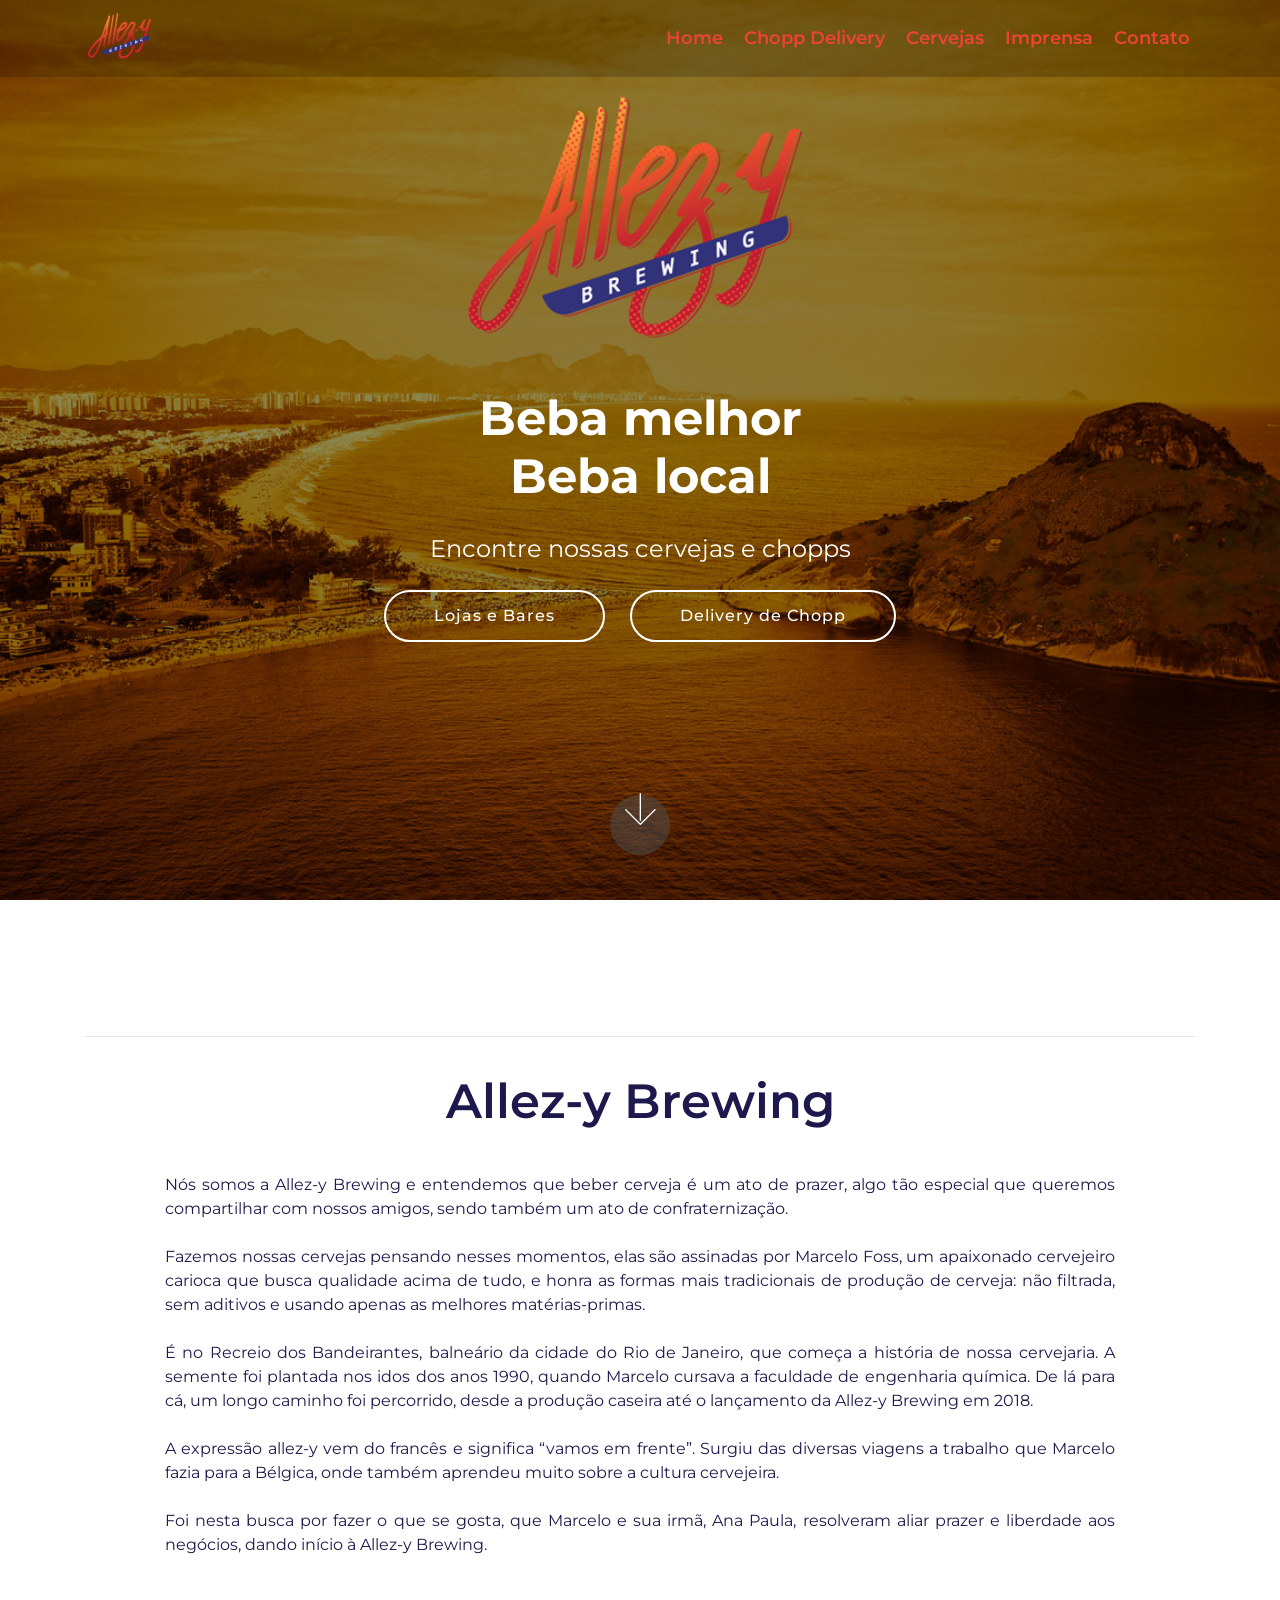
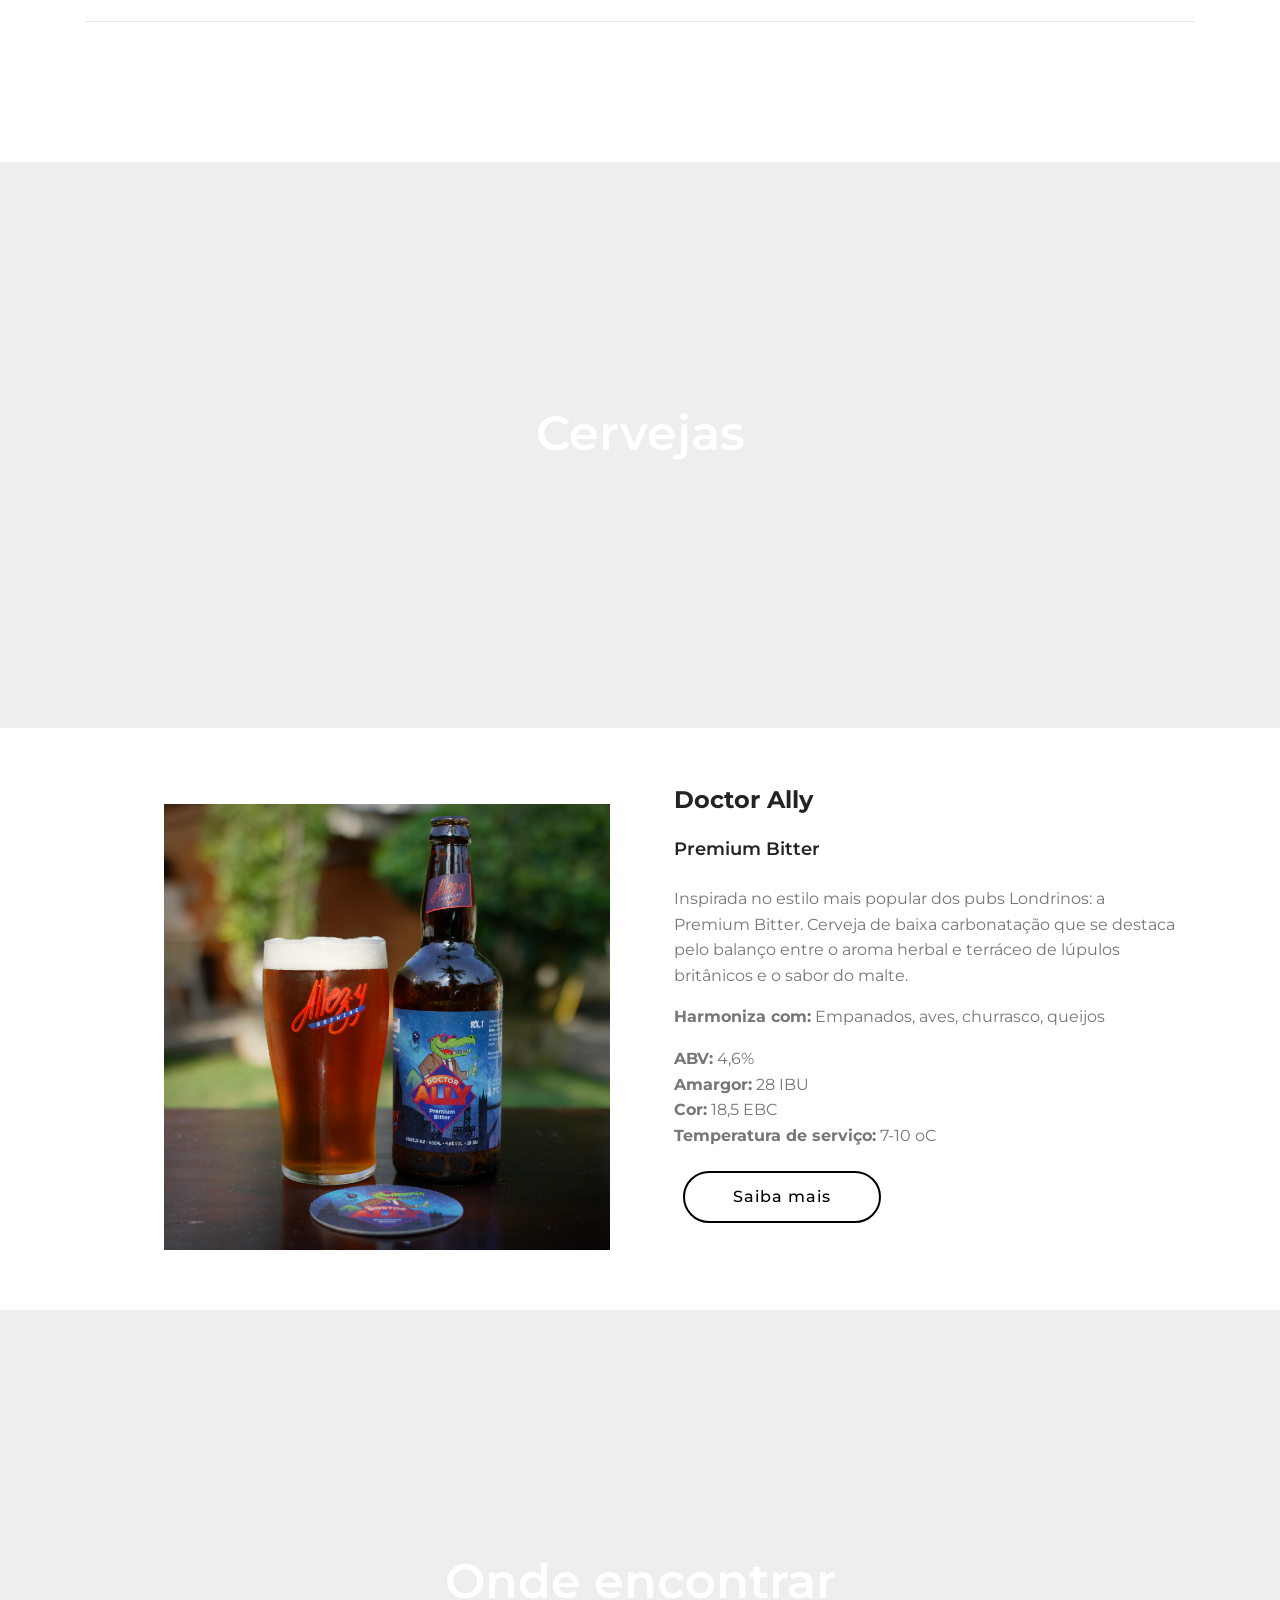
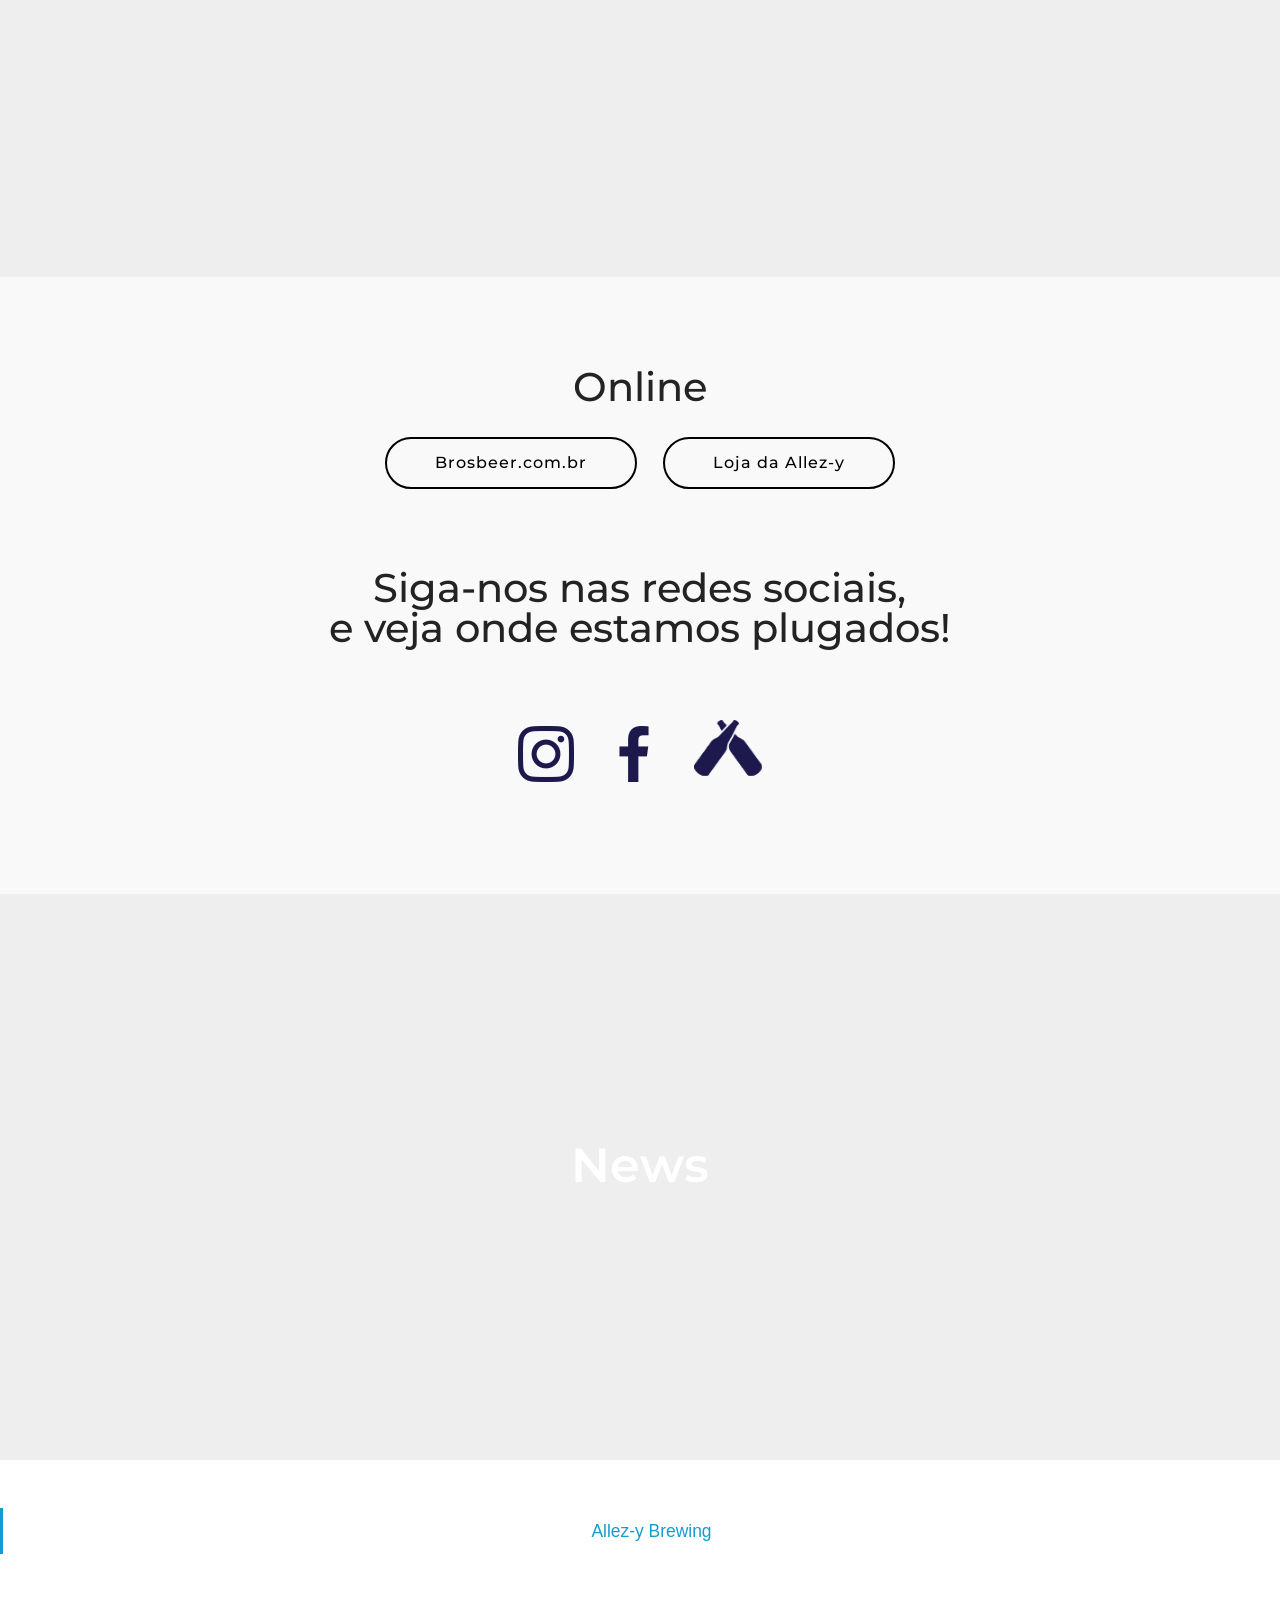
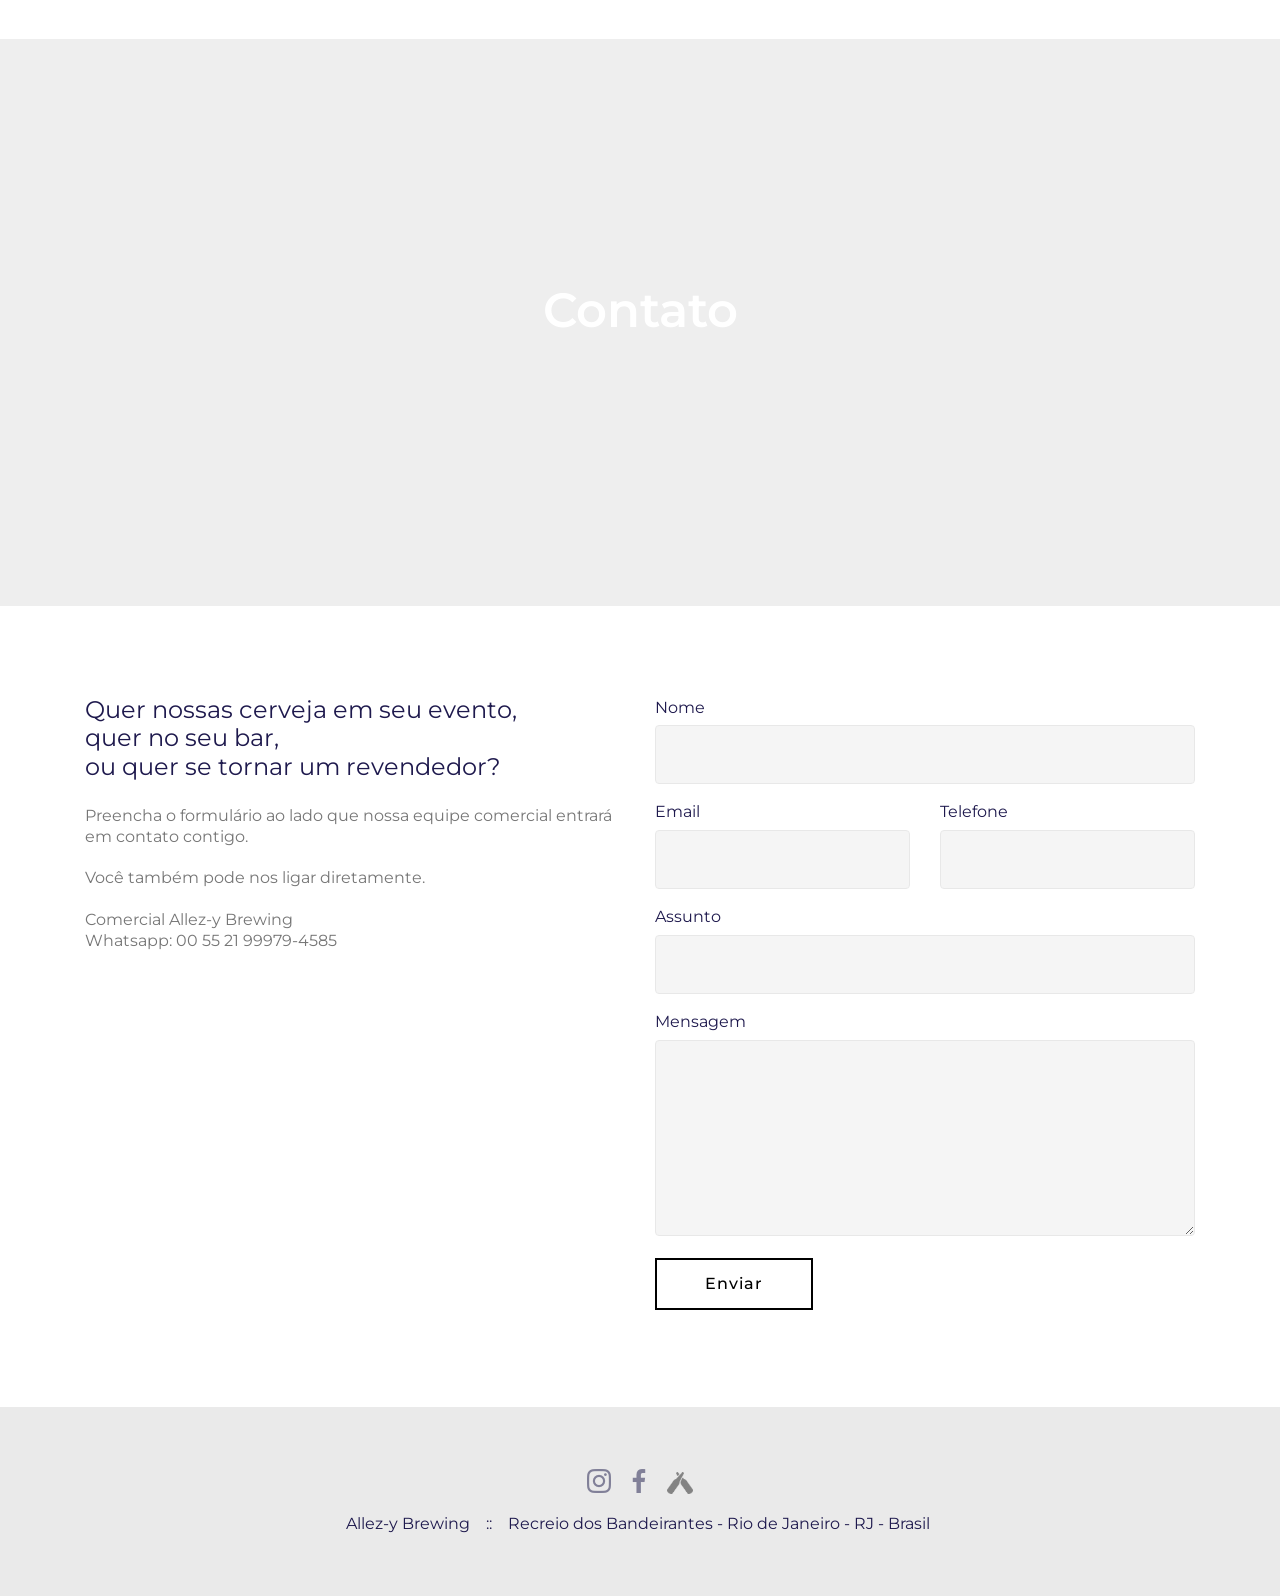
<file: index.html>
<!DOCTYPE html>
<html >
<head>
  <!-- Global site tag (gtag.js) - Google Analytics -->
  <script async src="https://www.googletagmanager.com/gtag/js?id=UA-120277476-1"></script>
  <script>
    window.dataLayer = window.dataLayer || [];
    function gtag(){dataLayer.push(arguments);}
    gtag('js', new Date());

    gtag('config', 'UA-120277476-1');
  </script>

  <meta charset="UTF-8">
  <meta http-equiv="X-UA-Compatible" content="IE=edge">
  <meta name="viewport" content="width=device-width, initial-scale=1, minimum-scale=1">
  <link rel="shortcut icon" href="assets/images/logo_base_2.png" type="image/x-icon">
  <meta name="description" content="">
  <title>Allez-y Brewing</title>
  <link rel="stylesheet" href="assets/web/assets/mobirise-icons/mobirise-icons.css">
  <link rel="stylesheet" href="assets/tether/tether.min.css">
  <link rel="stylesheet" href="assets/bootstrap/css/bootstrap.min.css">
  <link rel="stylesheet" href="assets/bootstrap/css/bootstrap-grid.min.css">
  <link rel="stylesheet" href="assets/bootstrap/css/bootstrap-reboot.min.css">
  <link rel="stylesheet" href="assets/dropdown/css/style.css">
  <link rel="stylesheet" href="assets/socicon/css/styles.css">
  <link rel="stylesheet" href="https://netdna.bootstrapcdn.com/font-awesome/4.0.3/css/font-awesome.css">
  <link rel="stylesheet" href="assets/social-feed-plugin/jquery.socialfeed.css">
  <link rel="stylesheet" href="assets/social-feed-plugin/style.css">
  <link rel="stylesheet" href="assets/theme/css/style.css">
  <link rel="stylesheet" href="assets/gallery/style.css">
  <link rel="stylesheet" href="assets/mobirise/css/mbr-additional.css" type="text/css">

  <!-- Facebook Pixel Code -->
<script>
  !function(f,b,e,v,n,t,s)
  {if(f.fbq)return;n=f.fbq=function(){n.callMethod?
  n.callMethod.apply(n,arguments):n.queue.push(arguments)};
  if(!f._fbq)f._fbq=n;n.push=n;n.loaded=!0;n.version='2.0';
  n.queue=[];t=b.createElement(e);t.async=!0;
  t.src=v;s=b.getElementsByTagName(e)[0];
  s.parentNode.insertBefore(t,s)}(window, document,'script',
  'https://connect.facebook.net/en_US/fbevents.js');
  fbq('init', '195789444621171');
  fbq('track', 'PageView');
</script>
<noscript><img height="1" width="1" style="display:none"
  src="https://www.facebook.com/tr?id=195789444621171&ev=PageView&noscript=1"
/></noscript>
<!-- End Facebook Pixel Code -->

</head>
<body>
  <div id="fb-root"></div>
<script>(function(d, s, id) {
  var js, fjs = d.getElementsByTagName(s)[0];
  if (d.getElementById(id)) return;
  js = d.createElement(s); js.id = id;
  js.src = 'https://connect.facebook.net/pt_BR/sdk.js#xfbml=1&version=v2.12&appId=361621337666534&autoLogAppEvents=1';
  fjs.parentNode.insertBefore(js, fjs);
}(document, 'script', 'facebook-jssdk'));</script>

<!-- Menu -->
<div w3-include-html="menu.html"></div>

<!-- Intro -->
<section class="cid-pagina-inicial-texto cid-img1 mbr-fullscreen mbr-parallax-background" id="header2-f">
    <div class="container align-center">
        <div class="row justify-content-md-center">
            <div class="mbr-white col-md-10">
                <!--img src="assets/images/logo_base.png" alt="Allez-Y Brewing" title="" style="height: 15rem;"-->

                <h3 class="mbr-section-title pb-3 mbr-fonts-style frontpage-font">
                    &nbsp;<br><br>
                </h3>
                <h3 class="mbr-section-title pb-3 mbr-fonts-style frontpage-font">
                    Beba melhor<br>
                    Beba local
                </h3>

                <p class="lead mbr-text mbr-fonts-style display-5">
                  Encontre nossas cervejas e chopps
                </p>

                <div class="mbr-section-btn " buttons="0">
                  <a class="btn  btn-white-outline display-4" href="index.html#onde-encontrar">
                    Lojas e Bares
                  </a>
                  <a class="btn  btn-white-outline display-4" href="chopp-delivery.html">
                    Delivery de Chopp
                  </a>
                  <!--
                  <a class="btn  btn-white-outline display-4" href="https://loja.allezybrewing.com.br" target="_blank">
                    Loja da Allez-y
                  </a>
                -->
                </div>

            </div>
        </div>
    </div>
    <div class="mbr-arrow hidden-sm-down" aria-hidden="true">
        <a href="#next">
            <i class="mbri-down mbr-iconfont"></i>
        </a>
    </div>
</section>



<!-- Quem somos -->
<section class="mbr-section content4 cid-quem-somos mbr-navy" id="content4-18">
    <div class="container">
        <hr>
        <br>
        <div class="media-container-row">
            <div class="title col-12 col-md-8">
                <h2 class="align-center pb-3 mbr-fonts-style display-2">
                    Allez-y Brewing
                </h2>
            </div>
        </div>
        <div class="inner-container" style="width: 100%;">
            <div class="section-text align-center mbr-fonts-style display-7 text-justify">
              <br>
              <div>
                Nós somos a Allez-y Brewing e entendemos que beber cerveja é um ato de prazer,
                algo tão especial que queremos compartilhar com nossos amigos,
                sendo também um ato de confraternização. <br>
                <br>
                Fazemos nossas cervejas pensando nesses momentos, elas são assinadas por Marcelo Foss,
                um apaixonado cervejeiro carioca que busca qualidade acima de tudo,
                e honra as formas mais tradicionais de produção de cerveja: não filtrada,
                sem aditivos e usando apenas as melhores matérias-primas. <br>
                <br>
                É no Recreio dos Bandeirantes, balneário da cidade do Rio de Janeiro,
                que começa a história de nossa cervejaria. A semente foi plantada nos idos dos anos 1990,
                quando Marcelo cursava a faculdade de engenharia química.
                De lá para cá, um longo caminho foi percorrido,
                desde a produção caseira até o lançamento da Allez-y Brewing em 2018.<br>
                <br>
                A expressão allez-y vem do francês e significa “vamos em frente”.
                Surgiu das diversas viagens a trabalho que Marcelo fazia para a Bélgica,
                onde também aprendeu muito sobre a cultura cervejeira. <br>
                <br>
                Foi nesta busca por fazer o que se gosta, que Marcelo e sua irmã,
                Ana Paula, resolveram aliar prazer e liberdade aos negócios,
                dando início à Allez-y Brewing.
              </div>
              <br>
            </div>
        </div>
        <br>
        <hr>
        <br>
    </div>
</section>


<!-- Nossas cervejas -->
<section class="mbr-section content5 cid-cervejas-header mbr-parallax-background" id="content5-16">
    <div class="container">
        <div class="media-container-row">
            <div class="title col-12 col-md-8">
                <h3 class="mbr-section-subtitle align-center mbr-light mbr-white pb-3 mbr-fonts-style display-2">
                    Cervejas
                </h3>
            </div>
        </div>
    </div>
</section>

<section class="mbr-section content6 cid-cervejas" id="content6-1m">
    <div class="container">
        <div class="media-container-row align-items-start">
            <div class="col-12 col-md-12">
                <div class="media-container-row align-items-start">
                    <div class="mbr-figure" style="width: 100%;">
                      <img src="assets/images/doctor_ally_3302.jpg" alt="Doctor Ally">
                    </div>
                    <div class="media-content">
                        <div class="mbr-section-text">
                            <p class="mbr-text mb-0 mbr-fonts-style display-7">
                              <h4 class="card-title pb-3 mbr-fonts-style display-5">
                                  <strong>Doctor Ally</strong>
                              </h4>
                              <h4 class="card-title pb-3 mbr-fonts-style display-6">
                                  Premium Bitter
                              </h4>
                              <p class="mbr-text mbr-fonts-style display-7">
                                Inspirada no estilo mais popular dos pubs Londrinos: a Premium Bitter.
                                Cerveja de baixa carbonatação que se destaca pelo balanço entre o aroma herbal e
                                terráceo de lúpulos britânicos e o sabor do malte.
                              </p>
                              <p class="mbr-text mbr-fonts-style display-7">
                                <b>Harmoniza com:</b> Empanados, aves, churrasco, queijos
                              </p>
                              <p class="mbr-text mbr-fonts-style display-7">
                                <b>ABV:</b> 4,6% <br>
                                <b>Amargor:</b> 28 IBU <br>
                                <b>Cor:</b> 18,5 EBC <br>
                                <b>Temperatura de serviço:</b> 7-10 oC <br>
                              </p>
                            </p>
                            <div class="section-text align-left display-7 ">
                              <div class="mbr-section-btn " buttons="0">
                                <a class="btn  btn-black-outline display-4" href="brews.html">
                                  Saiba mais
                                </a>
                              </div>
                            </div>
                        </div>
                    </div>
                </div>
            </div>
        </div>
    </div>
</section>


<!-- ONDE ENCONTRAR -->
<section class="mbr-section content5 cid-encontrar-header mbr-parallax-background" id="onde-encontrar">
    <div class="container">
        <div class="media-container-row">
            <div class="title col-12 col-md-8">
                <h3 class="mbr-section-subtitle align-center mbr-light mbr-white pb-3 mbr-fonts-style display-2">
                    Onde encontrar</h3>
            </div>
        </div>
    </div>
</section>

<section class="features4 cid-encontrar-texto" id="features4-r">
  <div class="media-container-row">
      <div class="title col-12 col-md-8 justify-content-md-center">
          <h2 class="align-center pb-3 mbr-fonts-style display-3">
            Online
          </h2>
          <div class="section-text align-center display-7 ">
            <div class="mbr-section-btn " buttons="0">
              <a class="btn  btn-black-outline display-4" href="https://www.brosbeer.com.br/cariocas/cerveja-allez-y-doctor-ally-500ml.html"  target="_blank">
                Brosbeer.com.br
              </a>
              <a class="btn  btn-black-outline display-4" href="https://loja.allezybrewing.com.br" target="_blank">
                Loja da Allez-y
              </a>
            </div>
            <br>
            <!--
            <br>
            <h2 class="align-center pb-3 mbr-fonts-style display-3">
              Lojas Parceiras
            </h2>
            <br>
            <div class="mbr-gallery  mbr-gallery-row">
              <div class="mbr-gallery-layout-default">
                <div class="mbr-gallery-item mbr-gallery-item--p1" data-video-url="false" data-tags="Responsive">
                    <img src="assets/images/parceiros/apreciatti_logo.png" alt="">
                </div>
                <div class="mbr-gallery-item mbr-gallery-item--p1" data-video-url="false" data-tags="Creative">
                    <img src="assets/images/parceiros/bento.jpg" alt="">
                </div>
                <div class="mbr-gallery-item mbr-gallery-item--p1" data-video-url="false" data-tags="Creative">
                    <img src="assets/images/parceiros/beer_underground_logo.jpg" alt="">
                </div>
                <div class="mbr-gallery-item mbr-gallery-item--p1" data-video-url="false" data-tags="Creative">
                    <img src="assets/images/parceiros/beer_cult_logo.jpg" alt="">
                </div>

                    <div class="mbr-gallery-item mbr-gallery-item--p1" data-video-url="false" data-tags="Awesome">
                        <img src="assets/images/parceiros/birra.jpg" alt="">
                    </div>
                    <div class="mbr-gallery-item mbr-gallery-item--p1" data-video-url="false" data-tags="Awesome">
                        <img src="assets/images/parceiros/bouzas_logo.jpg" alt="">
                    </div>
                    <div class="mbr-gallery-item mbr-gallery-item--p1" data-video-url="false" data-tags="Creative">
                        <img src="assets/images/parceiros/santa_therezinha_logo.jpeg" alt="">
                    </div>
                    <div class="mbr-gallery-item mbr-gallery-item--p1" data-video-url="false" data-tags="Creative">
                        <img src="assets/images/parceiros/YEASTERIA-MARCA-MED.png" alt="">
                    </div>
              </div>
            </div>
            -->
            <br>
            <br>
            <h2 class="align-center pb-3 mbr-fonts-style display-3">
              Siga-nos nas redes sociais, <br> e veja onde estamos plugados!
            </h2>
            <br>
            <br>
            <div>
                <a href="https://www.instagram.com/allezybrewing" target="_blank">
                    <span class="socicon-instagram mbr-iconfont-social2"></span>
                </a>
                &nbsp;&nbsp;&nbsp;&nbsp;&nbsp;&nbsp;
                <a href="https://www.facebook.com/allezybrewing" target="_blank">
                    <span class="socicon-facebook mbr-iconfont-social2"></span>
                </a>
                &nbsp;&nbsp;&nbsp;&nbsp;&nbsp;&nbsp;
                <a href="https://www.untappd.com/" class="unttapd" target="_blank">
                    <img src="assets/images/untappd-icon-blue.svg.med.png" class="image2" alt="Untappd" title="" style="height:3.5rem; vertical-align:top; ">
                    <span class="socicon  mbr-iconfont-social2">
                    </span>
                </a>
            </div>
          </div>
      </div>

  </div>

<!--
    <div class="container">
        <div class="media-container-row">
            <div class="card p-3 col-12 col-md-6">
                <div class="card-wrapper media-container-row media-container-row">
                    <div class="card-box">
                        <h4 class="card-title pb-3 mbr-fonts-style display-7">
                            Chopp<br></h4>
                        <p class="mbr-text mbr-fonts-style display-7">

                        </p>
                    </div>
                </div>
            </div>
            <div class="card p-3 col-12 col-md-6 col-12 col-md-6">
                <div class="card-wrapper media-container-row">
                    <div class="card-box">
                        <h4 class="card-title pb-3 mbr-fonts-style display-7">
                          Garrafa
                        </h4>
                        <p class="mbr-text mbr-fonts-style display-7">

                        </p>
                    </div>
                </div>
            </div>
        </div>
    </div>
    -->
</section>

<!-- NEWS -->
<section class="mbr-section content5 cid-news-header mbr-parallax-background" id="content5-news">
    <div class="container">
        <div class="media-container-row">
            <div class="title col-12 col-md-8">
                <h3 class="mbr-section-subtitle align-center mbr-light mbr-white pb-3 mbr-fonts-style display-2">
                  News
                </h3>
            </div>
        </div>
    </div>
</section>
<section class="mbr-social-feed loading" id="feed-1g" data-facebook="allezybrewing" data-twitter="" data-google="" data-posts="3" data-youtube="" data-rv-view="118" style="background-color: rgb(255, 255, 255); padding-top: 0px; padding-bottom: 0px;">
  &nbsp;<br>&nbsp;
      <!--
      <script src="https://cdn.lightwidget.com/widgets/lightwidget.js"></script>
      <iframe src="//lightwidget.com/widgets/6fe4960979e75466a2196fc439e00b63.html"
              scrolling="no"
              allowtransparency="true"
              class="lightwidget-widget"
              style="width:90%;border:0;overflow:hidden;margin:0px;">
      </iframe>
    -->
    <div class="fb-page"
        data-href="https://www.facebook.com/allezybrewing/"
        data-tabs="timeline"
        data-width="900"
        data-height="1100"
        data-small-header="true"
        data-adapt-container-width="true"
        data-hide-cover="true"
        data-show-facepile="false">
      <blockquote cite="https://www.facebook.com/allezybrewing/" class="fb-xfbml-parse-ignore">
        <a href="https://www.facebook.com/allezybrewing/">Allez-y Brewing</a>
      </blockquote>
    </div>
    <!--img class="social-feed-container-loading" alt="" src="assets/images/loading.svg">
    <div class="social-feed-container">
    </div-->

  &nbsp;<br>&nbsp;
</section>


<!-- Contato -->
<section class="mbr-section content5 cid-contato-header mbr-parallax-background" id="content5-w">
    <div class="container">
        <div class="media-container-row">
            <div class="title col-12 col-md-8">
                <h3 class="mbr-section-subtitle align-center mbr-light mbr-white pb-3 mbr-fonts-style display-2">
                    Contato
                </h3>
            </div>
        </div>
    </div>
</section>
<section class="mbr-section form1 cid-contato mbr-navy" id="form1-x">
    <div class="container">
       <div class="row">
          <div class="col-md-6">
            <h2 class="mbr-section-title align-left pb-3 mbr-fonts-style display-5">
              Quer nossas cerveja em seu evento, <br>
              quer no seu bar, <br>
              ou quer se tornar um revendedor?
            </h2>
            <h3 class="mbr-section-subtitle align-left mbr-light pb-3 mbr-fonts-style display-4">
              <div>
                Preencha o formulário ao lado que nossa equipe comercial entrará em contato contigo.
              </div>
              <br>
              <div>
                Você também pode nos ligar diretamente.
              </div>
              <br>
              <div>
                Comercial Allez-y Brewing
              </div>
              <div>
                Whatsapp: 00 55 21 99979-4585
              </div>
              <div>
                <br>
              </div>
            </h3>

          </div>


          <div class="col-md-6">
            <div class="media-container-column" data-form-type="formoid">
                    <div data-form-alert="" hidden="">Obrigado!</div>

                    <form class="mbr-form" action="mail.php" method="post" id="contato-form">

                        <div class="row row-sm-offset">
                            <div class="col-md-12 multi-horizontal" data-for="name">
                                <div class="form-group">
                                    <label class="form-control-label mbr-fonts-style display-7" for="name-form1-x">Nome</label>
                                    <input type="text" class="form-control" name="nome" data-form-field="Nome" required="" id="name-form1-x">
                                </div>
                            </div>
                            <div class="col-md-6 multi-horizontal" data-for="email">
                                <div class="form-group">
                                    <label class="form-control-label mbr-fonts-style display-7" for="email-form1-x">Email</label>
                                    <input type="email" class="form-control" name="email" data-form-field="Email" required="" id="email-form1-x">
                                </div>
                            </div>
                            <div class="col-md-6 multi-horizontal" data-for="telefone">
                                <div class="form-group">
                                    <label class="form-control-label mbr-fonts-style display-7" for="phone-form1-x">Telefone</label>
                                    <input type="tel" class="form-control" name="telefone" data-form-field="Telefone" id="phone-form1-x">
                                </div>
                            </div>
                            <div class="col-md-12 multi-horizontal" data-for="assunto">
                                <div class="form-group">
                                    <label class="form-control-label mbr-fonts-style display-7" for="assunto-form1-x">Assunto</label>
                                    <input type="text" class="form-control" name="assunto" data-form-field="Assunto" required="" id="assunto-form1-x">
                                </div>
                            </div>
                        </div>
                        <div class="form-group" data-for="mensagem">
                            <label class="form-control-label mbr-fonts-style display-7" for="message-form1-x">Mensagem</label>
                            <textarea type="text" class="form-control" name="mensagem" rows="7" data-form-field="Mensagem" required="" id="message-form1-x"></textarea>
                        </div>

                          <input type="submit" class="btn btn-form btn-black-outline display-4" value="Enviar">
                          &nbsp;&nbsp;
                    </form>
            </div>
          </div>
       </div>
    </div>

</section>


<!-- FOOTER -->
<div w3-include-html="footer.html"></div>



  <script src="assets/web/assets/jquery/jquery.min.js"></script>
  <script src="assets/popper/popper.min.js"></script>
  <script src="assets/tether/tether.min.js"></script>
  <script src="assets/bootstrap/js/bootstrap.min.js"></script>
  <script src="assets/smoothscroll/smooth-scroll.js"></script>
  <script src="assets/dropdown/js/script.min.js"></script>
  <script src="assets/touchswipe/jquery.touch-swipe.min.js"></script>
  <script src="assets/parallax/jarallax.min.js"></script>
  <script src="assets/ytplayer/jquery.mb.ytplayer.min.js"></script>
  <script src="assets/bootstrapcarouselswipe/bootstrap-carousel-swipe.js"></script>
  <script src="assets/mbr-tabs/mbr-tabs.js"></script>
  <script src="assets/vimeoplayer/jquery.mb.vimeo_player.js"></script>
  <script src="assets/masonry/masonry.pkgd.min.js"></script>
  <script src="assets/imagesloaded/imagesloaded.pkgd.min.js"></script>
  <script src="assets/social-feed-plugin/codebird.min.js"></script>
  <script src="assets/social-feed-plugin/moment.js"></script>
  <script src="assets/social-feed-plugin/en-gb.js"></script>
  <script src="assets/social-feed-plugin/doT.js"></script>
  <script src="assets/social-feed-plugin/jquery.socialfeed.js"></script>
  <script src="assets/social-feed-plugin/main.js"></script>
  <script src="assets/theme/js/script.js"></script>
  <script src="assets/slidervideo/script.js"></script>
  <script src="assets/gallery/player.min.js"></script>
  <script src="assets/gallery/script.js"></script>
  <script src="assets/formoid/formoid.min.js"></script>
  <script src="assets/theme/js/main.js"></script>
  <script src="assets/js/include.js"></script>

  <!-- HTML Include script -->
  <script>
  includeHTML();
  </script>
  <!-- end HTML Include script -->



</body>
</html>
</file>
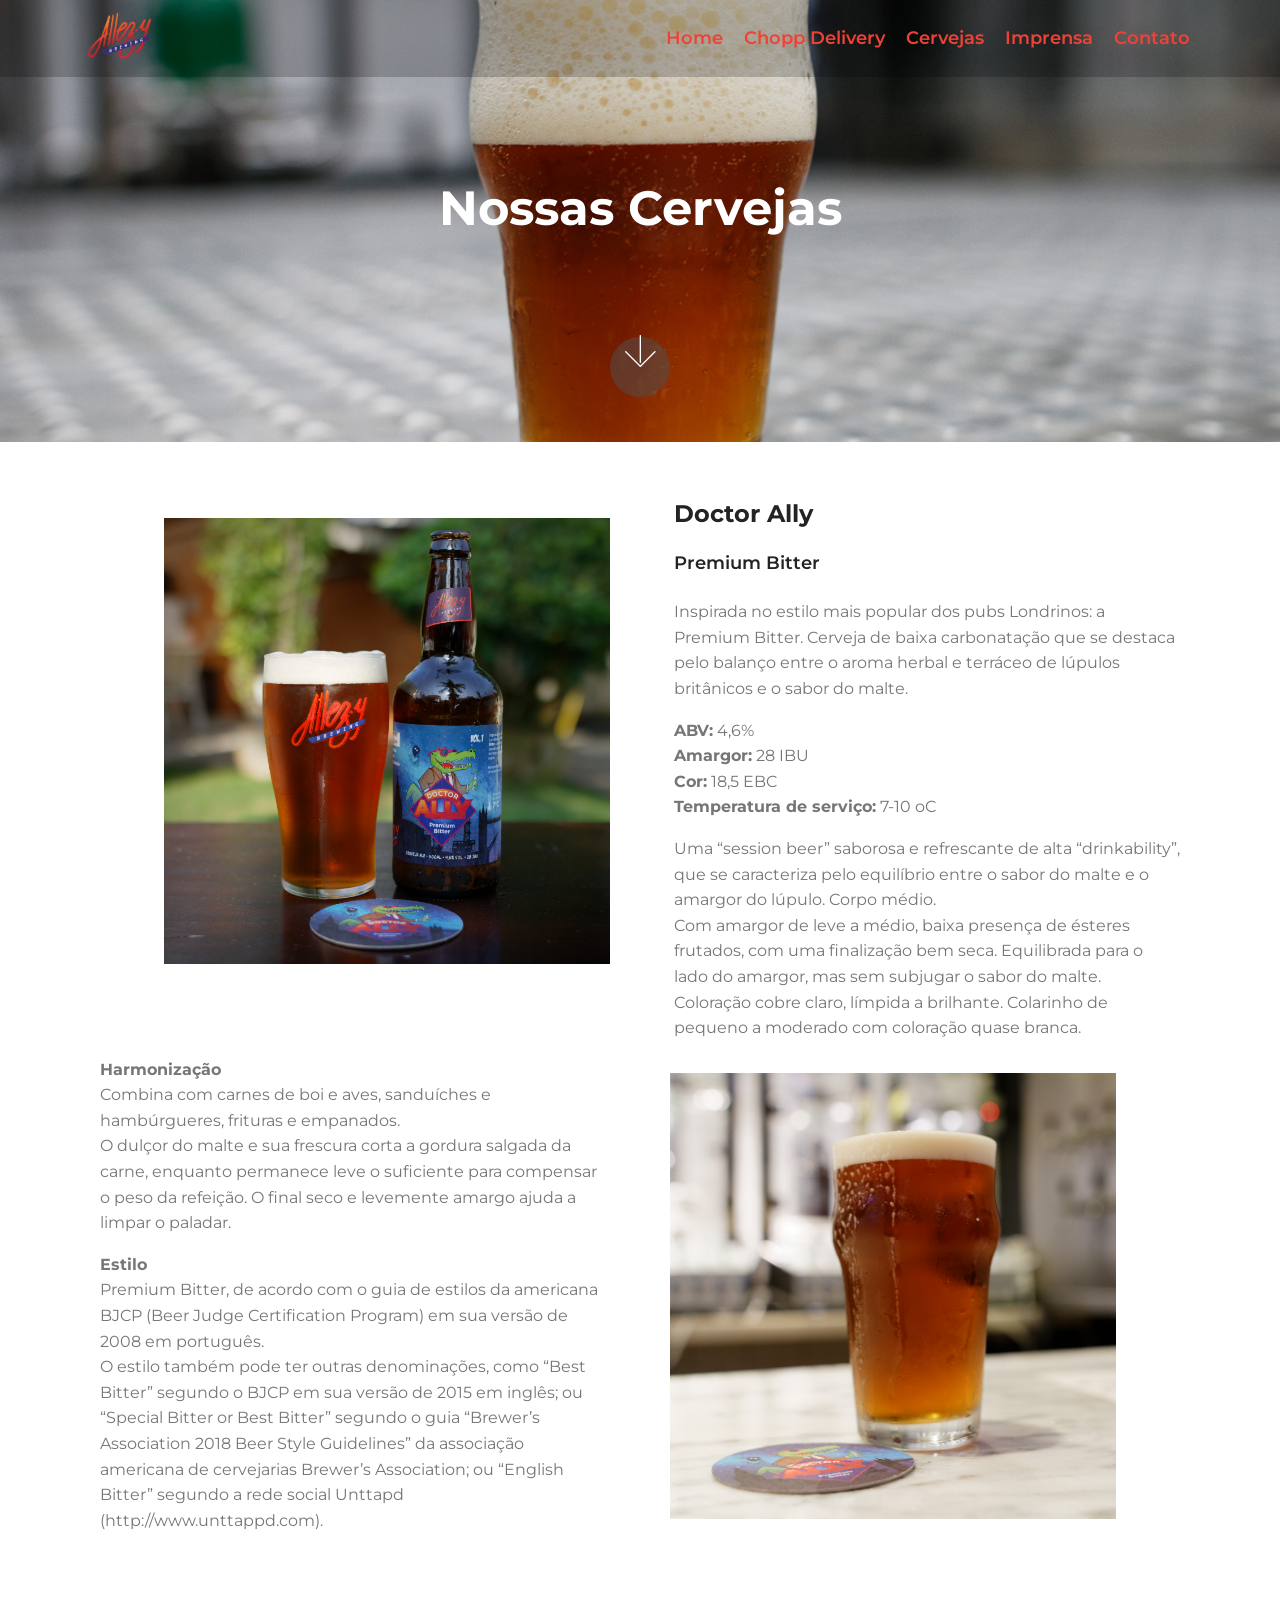
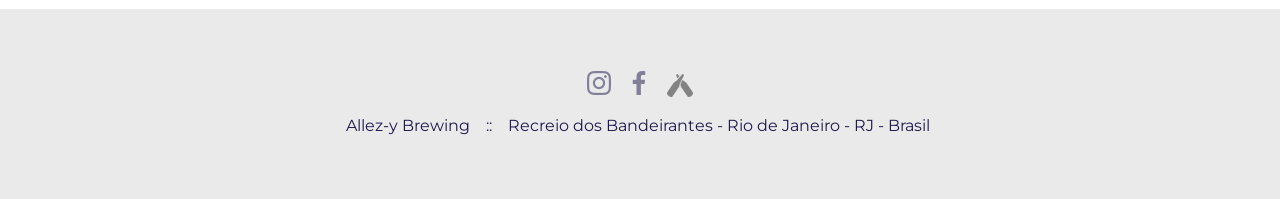
<file: brews.html>
<!DOCTYPE html>
<html >
<head>
  <!-- Global site tag (gtag.js) - Google Analytics -->
  <script async src="https://www.googletagmanager.com/gtag/js?id=UA-120277476-1"></script>
  <script>
    window.dataLayer = window.dataLayer || [];
    function gtag(){dataLayer.push(arguments);}
    gtag('js', new Date());

    gtag('config', 'UA-120277476-1');
  </script>

  <meta charset="UTF-8">
  <meta http-equiv="X-UA-Compatible" content="IE=edge">
  <meta name="viewport" content="width=device-width, initial-scale=1, minimum-scale=1">
  <link rel="shortcut icon" href="assets/images/logo_base_2.png" type="image/x-icon">
  <meta name="description" content="">
  <title>Allez-y Brewing</title>
  <link rel="stylesheet" href="assets/web/assets/mobirise-icons/mobirise-icons.css">
  <link rel="stylesheet" href="assets/tether/tether.min.css">
  <link rel="stylesheet" href="assets/bootstrap/css/bootstrap.min.css">
  <link rel="stylesheet" href="assets/bootstrap/css/bootstrap-grid.min.css">
  <link rel="stylesheet" href="assets/bootstrap/css/bootstrap-reboot.min.css">
  <link rel="stylesheet" href="assets/dropdown/css/style.css">
  <link rel="stylesheet" href="assets/socicon/css/styles.css">
  <link rel="stylesheet" href="https://netdna.bootstrapcdn.com/font-awesome/4.0.3/css/font-awesome.css">
  <link rel="stylesheet" href="assets/social-feed-plugin/jquery.socialfeed.css">
  <link rel="stylesheet" href="assets/social-feed-plugin/style.css">
  <link rel="stylesheet" href="assets/theme/css/style.css">
  <link rel="stylesheet" href="assets/gallery/style.css">
  <link rel="stylesheet" href="assets/mobirise/css/mbr-additional.css" type="text/css">

  <!-- Facebook Pixel Code -->
<script>
  !function(f,b,e,v,n,t,s)
  {if(f.fbq)return;n=f.fbq=function(){n.callMethod?
  n.callMethod.apply(n,arguments):n.queue.push(arguments)};
  if(!f._fbq)f._fbq=n;n.push=n;n.loaded=!0;n.version='2.0';
  n.queue=[];t=b.createElement(e);t.async=!0;
  t.src=v;s=b.getElementsByTagName(e)[0];
  s.parentNode.insertBefore(t,s)}(window, document,'script',
  'https://connect.facebook.net/en_US/fbevents.js');
  fbq('init', '195789444621171');
  fbq('track', 'PageView');
</script>
<noscript><img height="1" width="1" style="display:none"
  src="https://www.facebook.com/tr?id=195789444621171&ev=PageView&noscript=1"
/></noscript>
<!-- End Facebook Pixel Code -->

</head>
<body>
  <div id="fb-root"></div>
<script>(function(d, s, id) {
  var js, fjs = d.getElementsByTagName(s)[0];
  if (d.getElementById(id)) return;
  js = d.createElement(s); js.id = id;
  js.src = 'https://connect.facebook.net/pt_BR/sdk.js#xfbml=1&version=v2.12&appId=361621337666534&autoLogAppEvents=1';
  fjs.parentNode.insertBefore(js, fjs);
}(document, 'script', 'facebook-jssdk'));</script>

<!-- Menu -->
<div w3-include-html="menu.html"></div>

<section class="cid-pagina-inicial-texto header1 cid-brews-intro" id="header2-f">
    <div class="container align-center">
        <div class="row justify-content-md-center">
            <div class="mbr-white col-md-10">
                <h3 class="mbr-section-title pb-3 mbr-fonts-style frontpage-font">
                    Nossas Cervejas
                </h3>
            </div>
        </div>
    </div>
    <div class="mbr-arrow hidden-sm-down" aria-hidden="true">
        <a href="#next">
            <i class="mbri-down mbr-iconfont"></i>
        </a>
    </div>
</section>

<section class="mbr-section content6 cid-cervejas" id="content6-1m">
    <div class="container">
        <div class="media-container-row align-items-start">
            <div class="col-12 col-md-12">
                <div class="media-container-row align-items-start">
                    <div class="mbr-figure" style="width: 100%;">
                      <img src="assets/images/doctor_ally_3302.jpg" alt="Doctor Ally">
                    </div>
                    <div class="media-content">
                        <div class="mbr-section-text">
                            <p class="mbr-text mb-0">
                              <h4 class="card-title pb-3 mbr-fonts-style display-5">
                                  <strong>Doctor Ally</strong>
                              </h4>
                              <h4 class="card-title pb-3 mbr-fonts-style display-6">
                                  Premium Bitter
                              </h4>
                              <p class="mbr-text mbr-fonts-style display-7">
                                Inspirada no estilo mais popular dos pubs Londrinos: a Premium Bitter.
                                Cerveja de baixa carbonatação que se destaca pelo balanço entre o aroma herbal e
                                terráceo de lúpulos britânicos e o sabor do malte.
                              </p>
                              <p class="mbr-text mbr-fonts-style display-7">
                                <b>ABV:</b> 4,6% <br>
                                <b>Amargor:</b> 28 IBU <br>
                                <b>Cor:</b> 18,5 EBC <br>
                                <b>Temperatura de serviço:</b> 7-10 oC <br>
                              </p>
                              <p class="mbr-text mbr-fonts-style display-7">
                                Uma “session beer” saborosa e refrescante de alta “drinkability”, que se caracteriza pelo equilíbrio entre o sabor do malte e o amargor do lúpulo. Corpo médio.<br>
                                Com amargor de leve a médio, baixa presença de ésteres frutados, com uma finalização bem seca. Equilibrada para o lado do amargor, mas sem subjugar o sabor do malte. <br>
                                Coloração cobre claro, límpida a brilhante. Colarinho de pequeno a moderado com coloração quase branca.
                              </p>
                            </p>
                        </div>
                    </div>
                </div>
            </div>
        </div>

        <div class="media-container-row align-items-start">
            <div class="col-12 col-md-12">
                <div class="media-container-row align-items-start">
                    <div class="media-content">
                        <div class="mbr-section-text">
                          <p class="mbr-text mb-0 mbr-fonts-style display-7">
                            <p class="mbr-text mbr-fonts-style display-7">
                              <b>Harmonização</b><br>
                              Combina com carnes de boi e aves, sanduíches e hambúrgueres, frituras e empanados.<br>
                              O dulçor do malte e sua frescura corta a gordura salgada da carne, enquanto permanece leve o suficiente para compensar o peso da refeição. O final seco e levemente amargo ajuda a limpar o paladar.
                            </p>
                            <p class="mbr-text mbr-fonts-style display-7">
                              <b>Estilo</b><br>
                              Premium Bitter, de acordo com o guia de estilos da americana BJCP (Beer Judge Certification Program) em sua versão de 2008 em português.<br>
                              O estilo também pode ter outras denominações, como “Best Bitter” segundo o BJCP em sua versão de 2015 em inglês; ou “Special Bitter or Best Bitter” segundo o guia “Brewer’s Association 2018 Beer Style Guidelines” da associação americana de cervejarias Brewer’s Association; ou “English Bitter” segundo a rede social Unttapd (http://www.unttappd.com).
                            </p>
                          </p>
                        </div>
                    </div>
                    <div class="mbr-figure" style="width: 100%;">
                      <img src="assets/images/IMG_3191_DxO.jpg" alt="Doctor Ally">
                    </div>
                </div>
            </div>
        </div>

        <!--

        <hr>
        &nbsp;
        <br>

        <div class="media-container-row">
            <div class="col-12 col-md-12">
                <div class="media-container-row">
                    <div class="mbr-figure" style="width: 100%;">
                      <img src="assets/images/blonde03.jpg" alt="Doctor Ally">
                    </div>
                    <div class="media-content">
                        <div class="mbr-section-text">
                            <p class="mbr-text mb-0 mbr-fonts-style display-7">
                              <h4 class="card-title pb-3 mbr-fonts-style display-5">
                                  <strong>Allyx</strong>
                              </h4>
                              <h4 class="card-title pb-3 mbr-fonts-style display-6">
                                  Belgium Blonde Ale
                              </h4>
                              <p class="mbr-text mbr-fonts-style display-7">
                                Depois de anos na ponte aérea Rio-Bruxelas, uma autêntica <i>biére de Abbaye</i> não podia estar ausente.
                                <br>
                                Cerveja que contrasta o sabor maltado,
                                com um leve frutado e toque picante originádos da complexidade de leveduras tipicamente belgas,
                                com um final seco.
                                <br>
                                Baixo amargor e aroma de lúpulo.

                              </p>
                              <p class="mbr-text mbr-fonts-style display-7">
                                <b>Harmoniza com:</b> Embutidos, carnes apimentadas, queijos, chocolate
                              </p>
                              <p class="mbr-text mbr-fonts-style display-7">
                                <b>ABV:</b> 6,0% <br>
                                <b>Amargor:</b> 17 IBU <br>
                                <b>Cor:</b> 15 EBC <br>
                                <b>Temperatura de serviço:</b> 8 oC <br>
                              </p>
                            </p>
                        </div>
                    </div>
                </div>
            </div>
        </div>
        -->
    </div>
</section>


<!-- FOOTER -->
<div w3-include-html="footer.html"></div>


  <script src="assets/web/assets/jquery/jquery.min.js"></script>
  <script src="assets/popper/popper.min.js"></script>
  <script src="assets/tether/tether.min.js"></script>
  <script src="assets/bootstrap/js/bootstrap.min.js"></script>
  <script src="assets/smoothscroll/smooth-scroll.js"></script>
  <script src="assets/dropdown/js/script.min.js"></script>
  <script src="assets/touchswipe/jquery.touch-swipe.min.js"></script>
  <script src="assets/parallax/jarallax.min.js"></script>
  <script src="assets/ytplayer/jquery.mb.ytplayer.min.js"></script>
  <script src="assets/bootstrapcarouselswipe/bootstrap-carousel-swipe.js"></script>
  <script src="assets/mbr-tabs/mbr-tabs.js"></script>
  <script src="assets/vimeoplayer/jquery.mb.vimeo_player.js"></script>
  <script src="assets/masonry/masonry.pkgd.min.js"></script>
  <script src="assets/imagesloaded/imagesloaded.pkgd.min.js"></script>
  <script src="assets/social-feed-plugin/codebird.min.js"></script>
  <script src="assets/social-feed-plugin/moment.js"></script>
  <script src="assets/social-feed-plugin/en-gb.js"></script>
  <script src="assets/social-feed-plugin/doT.js"></script>
  <script src="assets/social-feed-plugin/jquery.socialfeed.js"></script>
  <script src="assets/social-feed-plugin/main.js"></script>
  <script src="assets/theme/js/script.js"></script>
  <script src="assets/slidervideo/script.js"></script>
  <script src="assets/gallery/player.min.js"></script>
  <script src="assets/gallery/script.js"></script>
  <script src="assets/formoid/formoid.min.js"></script>
  <script src="assets/theme/js/main.js"></script>
  <script src="assets/js/include.js"></script>

  <!-- HTML Include script -->
  <script>
  includeHTML();
  </script>
  <!-- end HTML Include script -->

</body>
</html>
</file>
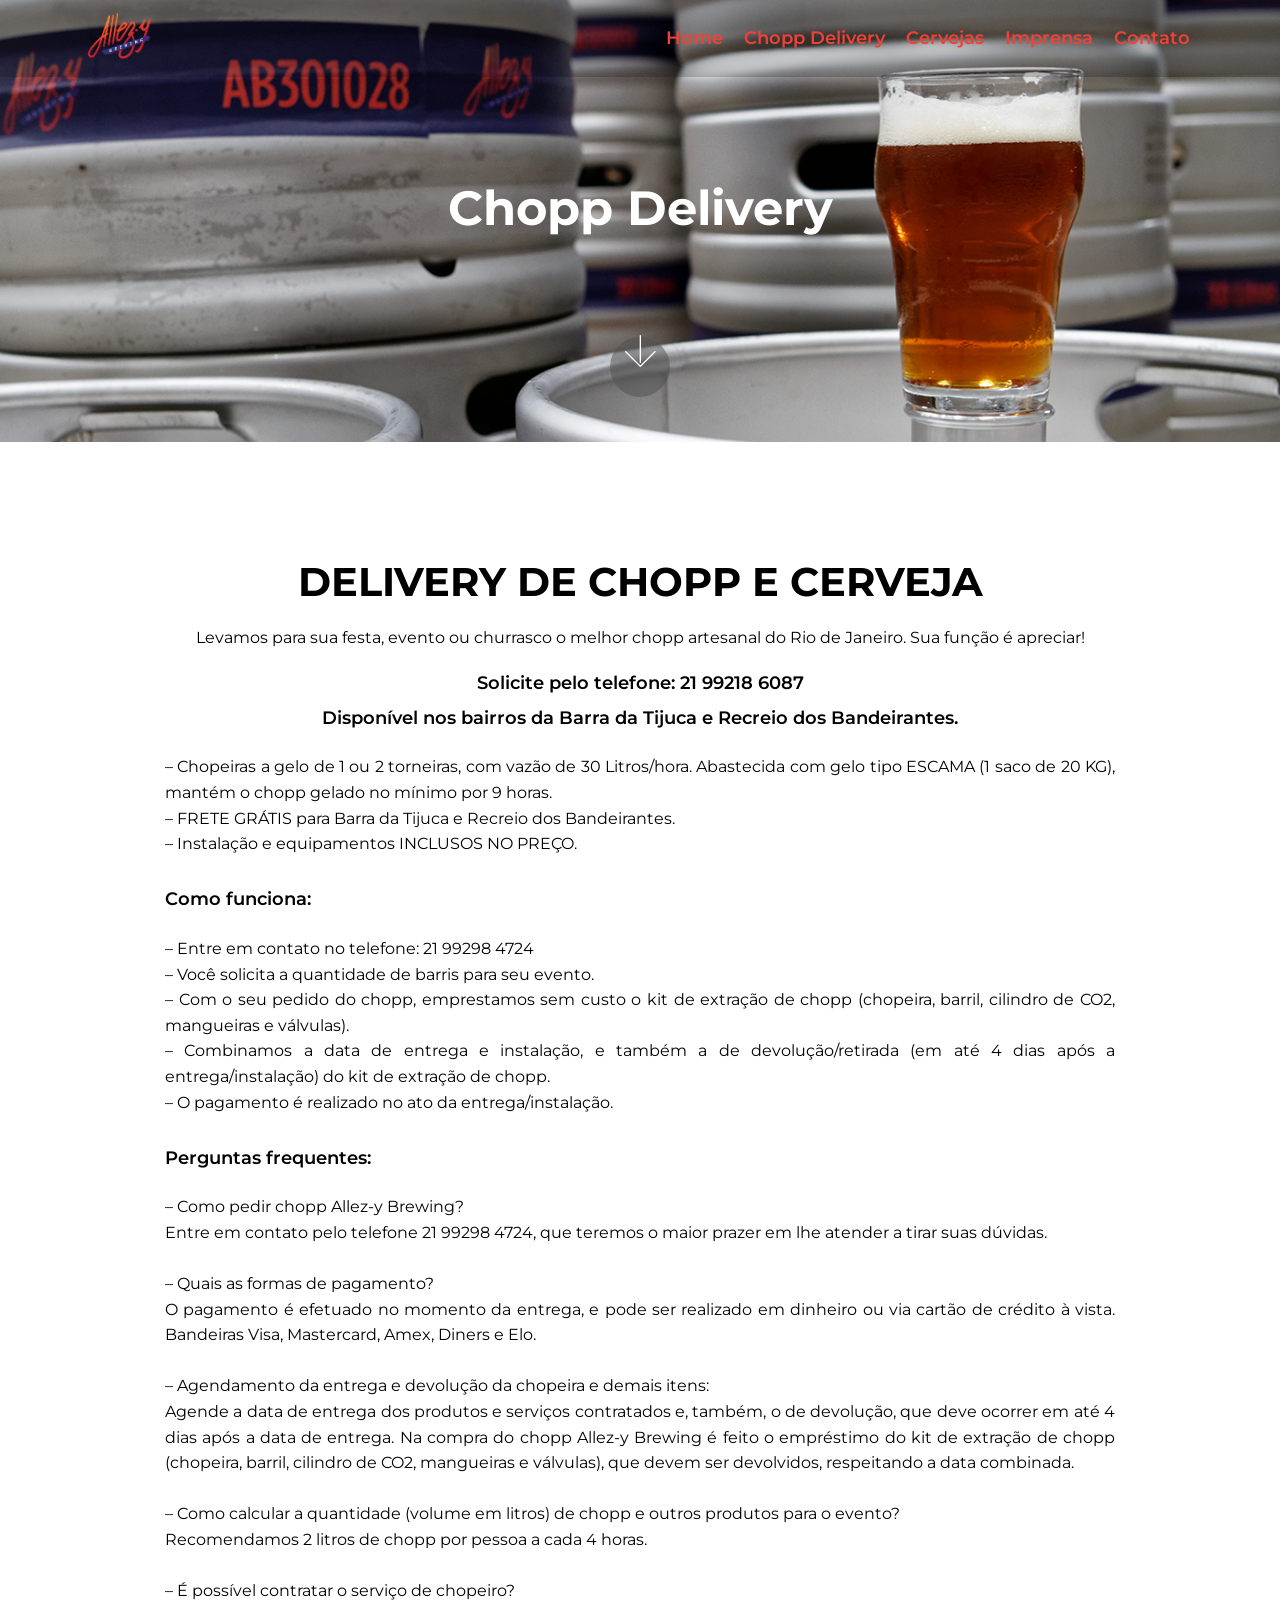
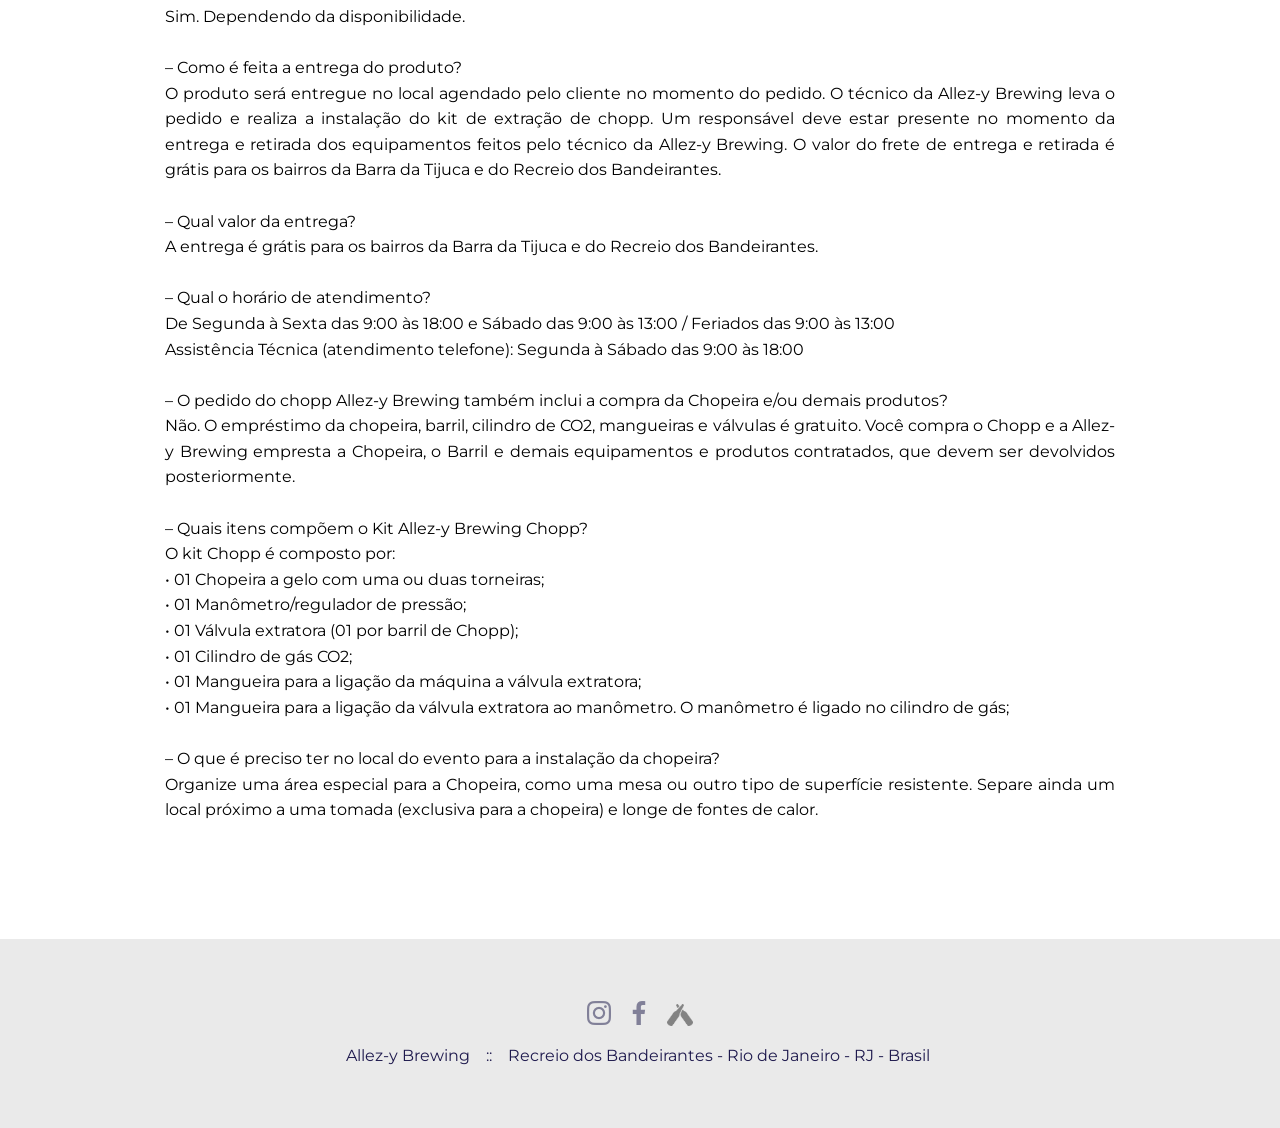
<file: chopp-delivery.html>
<!DOCTYPE html>
<html >
<head>
  <!-- Global site tag (gtag.js) - Google Analytics -->
  <script async src="https://www.googletagmanager.com/gtag/js?id=UA-120277476-1"></script>
  <script>
    window.dataLayer = window.dataLayer || [];
    function gtag(){dataLayer.push(arguments);}
    gtag('js', new Date());

    gtag('config', 'UA-120277476-1');
  </script>

  <meta charset="UTF-8">
  <meta http-equiv="X-UA-Compatible" content="IE=edge">
  <meta name="viewport" content="width=device-width, initial-scale=1, minimum-scale=1">
  <link rel="shortcut icon" href="assets/images/logo_base_2.png" type="image/x-icon">
  <meta name="description" content="">
  <title>Allez-y Brewing</title>
  <link rel="stylesheet" href="assets/web/assets/mobirise-icons/mobirise-icons.css">
  <link rel="stylesheet" href="assets/tether/tether.min.css">
  <link rel="stylesheet" href="assets/bootstrap/css/bootstrap.min.css">
  <link rel="stylesheet" href="assets/bootstrap/css/bootstrap-grid.min.css">
  <link rel="stylesheet" href="assets/bootstrap/css/bootstrap-reboot.min.css">
  <link rel="stylesheet" href="assets/dropdown/css/style.css">
  <link rel="stylesheet" href="assets/socicon/css/styles.css">
  <link rel="stylesheet" href="https://netdna.bootstrapcdn.com/font-awesome/4.0.3/css/font-awesome.css">
  <link rel="stylesheet" href="assets/social-feed-plugin/jquery.socialfeed.css">
  <link rel="stylesheet" href="assets/social-feed-plugin/style.css">
  <link rel="stylesheet" href="assets/theme/css/style.css">
  <link rel="stylesheet" href="assets/gallery/style.css">
  <link rel="stylesheet" href="assets/mobirise/css/mbr-additional.css" type="text/css">

  <!-- Facebook Pixel Code -->
<script>
  !function(f,b,e,v,n,t,s)
  {if(f.fbq)return;n=f.fbq=function(){n.callMethod?
  n.callMethod.apply(n,arguments):n.queue.push(arguments)};
  if(!f._fbq)f._fbq=n;n.push=n;n.loaded=!0;n.version='2.0';
  n.queue=[];t=b.createElement(e);t.async=!0;
  t.src=v;s=b.getElementsByTagName(e)[0];
  s.parentNode.insertBefore(t,s)}(window, document,'script',
  'https://connect.facebook.net/en_US/fbevents.js');
  fbq('init', '195789444621171');
  fbq('track', 'PageView');
</script>
<noscript><img height="1" width="1" style="display:none"
  src="https://www.facebook.com/tr?id=195789444621171&ev=PageView&noscript=1"
/></noscript>
<!-- End Facebook Pixel Code -->

</head>
<body>
  <div id="fb-root"></div>
<script>(function(d, s, id) {
  var js, fjs = d.getElementsByTagName(s)[0];
  if (d.getElementById(id)) return;
  js = d.createElement(s); js.id = id;
  js.src = 'https://connect.facebook.net/pt_BR/sdk.js#xfbml=1&version=v2.12&appId=361621337666534&autoLogAppEvents=1';
  fjs.parentNode.insertBefore(js, fjs);
}(document, 'script', 'facebook-jssdk'));</script>

<!-- Menu -->
<div w3-include-html="menu.html"></div>

<!-- Intro -->
<section class="cid-pagina-inicial-texto cid-chopp-intro" id="header2-f">
    <div class="container align-center">
        <div class="row justify-content-md-center">
            <div class="mbr-white col-md-10">
                <h3 class="mbr-section-title pb-3 mbr-fonts-style frontpage-font">
                    Chopp Delivery
                </h3>
            </div>
        </div>
    </div>
    <div class="mbr-arrow hidden-sm-down" aria-hidden="true">
        <a href="#next">
            <i class="mbri-down mbr-iconfont"></i>
        </a>
    </div>
</section>

<!-- Conteúdo -->
<!-- Quem somos -->
<section class="mbr-section content4 cid-quem-somos mbr-black" id="content4-18">
    <div class="container">
        <div class="media-container-row">
            <div class="title col-12 col-md-8">
                <h2 class="align-center pb-3 mbr-fonts-style display-3">
                    <strong>DELIVERY DE CHOPP E CERVEJA</strong>
                </h2>
            </div>
        </div>
        <div class="inner-container" style="width: 100%;">
            <div class="section-text align-center mbr-fonts-style display-7">
              Levamos para sua festa, evento ou churrasco o melhor chopp artesanal do Rio de Janeiro. Sua função é apreciar!<br>
              <br>
              <h4 class="card-title pb-3 align-center mbr-fonts-style display-6">
                    Solicite pelo telefone: 21 99218 6087<br>
                    <br>
                    Disponível nos bairros da Barra da Tijuca e Recreio dos Bandeirantes.<br>
              </h4>
            </div>
            <div class="section-text align-center mbr-fonts-style display-7 text-justify">
              <p class="mbr-text mbr-fonts-style display-7">
                &ndash; Chopeiras a gelo de 1 ou 2 torneiras, com vazão de 30 Litros/hora. Abastecida com gelo tipo ESCAMA (1 saco de 20 KG), mantém o chopp gelado no mínimo por 9 horas. <br>
                &ndash; FRETE GRÁTIS para Barra da Tijuca e Recreio dos Bandeirantes.<br>
                &ndash; Instalação e equipamentos INCLUSOS NO PREÇO.<br>
              </p>
              <h4 class="card-title pb-3 mbr-fonts-style display-6">
                  <br>
                  Como funciona:
              </h4>
              <p class="mbr-text mbr-fonts-style display-7">
                &ndash; Entre em contato no telefone: 21 99298 4724<br>
                &ndash; Você solicita a quantidade de barris para seu evento.<br>
                &ndash; Com o seu pedido do chopp, emprestamos sem custo o kit de extração de chopp (chopeira, barril, cilindro de CO2, mangueiras e válvulas). <br>
                &ndash; Combinamos a data de entrega e instalação, e também a de devolução/retirada (em até 4 dias após a entrega/instalação) do kit de extração de chopp. <br>
                &ndash; O pagamento é realizado no ato da entrega/instalação.<br>
              </p>
              <h4 class="card-title pb-3 mbr-fonts-style display-6">
                  <br>
                  Perguntas frequentes:
              </h4>
              <p class="mbr-text mbr-fonts-style display-7">
                &ndash; Como pedir chopp Allez-y Brewing?<br>
                Entre em contato pelo telefone 21 99298 4724, que teremos o maior prazer em lhe atender a tirar suas dúvidas.<br>
                <br>
                &ndash; Quais as formas de pagamento?<br>
                O pagamento é efetuado no momento da entrega, e pode ser realizado em dinheiro ou via cartão de crédito à vista. Bandeiras Visa, Mastercard, Amex, Diners e Elo.<br>
                <br>
                &ndash; Agendamento da entrega e devolução da chopeira e demais itens:<br>
                Agende a data de entrega dos produtos e serviços contratados e, também, o de devolução, que deve ocorrer em até 4 dias após a data de entrega. Na compra do chopp Allez-y Brewing é feito o empréstimo do kit de extração de chopp (chopeira, barril, cilindro de CO2, mangueiras e válvulas), que devem ser devolvidos, respeitando a data combinada.<br>
                <br>
                &ndash; Como calcular a quantidade (volume em litros) de chopp e outros produtos para o evento?<br>
                Recomendamos 2 litros de chopp por pessoa a cada 4 horas. <br>
                <br>
                &ndash; É possível contratar o serviço de chopeiro?<br>
                Sim. Dependendo da disponibilidade. <br>
                <br>
                &ndash; Como é feita a entrega do produto?<br>
                O produto será entregue no local agendado pelo cliente no momento do pedido. O técnico da Allez-y Brewing leva o pedido e realiza a instalação do kit de extração de chopp. Um responsável deve estar presente no momento da entrega e retirada dos equipamentos feitos pelo técnico da Allez-y Brewing. O valor do frete de entrega e retirada é grátis para os bairros da Barra da Tijuca e do Recreio dos Bandeirantes.<br>
                <br>
                &ndash; Qual valor da entrega? <br>
                A entrega é grátis para os bairros da Barra da Tijuca e do Recreio dos Bandeirantes.<br>
                <br>
                &ndash; Qual o horário de atendimento? <br>
                De Segunda à Sexta das 9:00 às 18:00 e Sábado das 9:00 às 13:00 / Feriados das 9:00 às 13:00 <br>
                Assistência Técnica (atendimento telefone): Segunda à Sábado das 9:00 às 18:00 <br>
                <br>
                &ndash; O pedido do chopp Allez-y Brewing também inclui a compra da Chopeira e/ou demais produtos?<br>
                Não. O empréstimo da chopeira, barril, cilindro de CO2, mangueiras e válvulas é gratuito. Você compra o Chopp e a Allez-y Brewing empresta a Chopeira, o Barril e demais equipamentos e produtos contratados, que devem ser devolvidos posteriormente.<br>
                <br>
                &ndash; Quais itens compõem o Kit Allez-y Brewing Chopp?<br>
                O kit Chopp é composto por:<br>
                &bull; 01 Chopeira a gelo com uma ou duas torneiras;<br>
                &bull; 01 Manômetro/regulador de pressão;<br>
                &bull; 01 Válvula extratora (01 por barril de Chopp);<br>
                &bull; 01 Cilindro de gás CO2;<br>
                &bull; 01 Mangueira para a ligação da máquina a válvula extratora;<br>
                &bull; 01 Mangueira para a ligação da válvula extratora ao manômetro. O manômetro é ligado no cilindro de gás;<br>
                <br>
                &ndash; O que é preciso ter no local do evento para a instalação da chopeira?<br>
                Organize uma área especial para a Chopeira, como uma mesa ou outro tipo de superfície resistente. Separe ainda um local próximo a uma tomada (exclusiva para a chopeira) e longe de fontes de calor.<br>
              </p>

             </div>
        </div>
    </div>
</section>


<!-- FOOTER -->
<div w3-include-html="footer.html"></div>


  <script src="assets/web/assets/jquery/jquery.min.js"></script>
  <script src="assets/popper/popper.min.js"></script>
  <script src="assets/tether/tether.min.js"></script>
  <script src="assets/bootstrap/js/bootstrap.min.js"></script>
  <script src="assets/smoothscroll/smooth-scroll.js"></script>
  <script src="assets/dropdown/js/script.min.js"></script>
  <script src="assets/touchswipe/jquery.touch-swipe.min.js"></script>
  <script src="assets/parallax/jarallax.min.js"></script>
  <script src="assets/ytplayer/jquery.mb.ytplayer.min.js"></script>
  <script src="assets/bootstrapcarouselswipe/bootstrap-carousel-swipe.js"></script>
  <script src="assets/mbr-tabs/mbr-tabs.js"></script>
  <script src="assets/vimeoplayer/jquery.mb.vimeo_player.js"></script>
  <script src="assets/masonry/masonry.pkgd.min.js"></script>
  <script src="assets/imagesloaded/imagesloaded.pkgd.min.js"></script>
  <script src="assets/social-feed-plugin/codebird.min.js"></script>
  <script src="assets/social-feed-plugin/moment.js"></script>
  <script src="assets/social-feed-plugin/en-gb.js"></script>
  <script src="assets/social-feed-plugin/doT.js"></script>
  <script src="assets/social-feed-plugin/jquery.socialfeed.js"></script>
  <script src="assets/social-feed-plugin/main.js"></script>
  <script src="assets/theme/js/script.js"></script>
  <script src="assets/slidervideo/script.js"></script>
  <script src="assets/gallery/player.min.js"></script>
  <script src="assets/gallery/script.js"></script>
  <script src="assets/formoid/formoid.min.js"></script>
  <script src="assets/theme/js/main.js"></script>
  <script src="assets/js/include.js"></script>

  <!-- HTML Include script -->
  <script>
  includeHTML();
  </script>
  <!-- end HTML Include script -->

</body>
</html>
</file>
<file: assets/web/assets/mobirise-icons/mobirise-icons.css>
@font-face {
  font-family: 'MobiriseIcons';
  src:  url('mobirise-icons.eot?spat4u');
  src:  url('mobirise-icons.eot?spat4u#iefix') format('embedded-opentype'),
    url('mobirise-icons.ttf?spat4u') format('truetype'),
    url('mobirise-icons.woff?spat4u') format('woff'),
    url('mobirise-icons.svg?spat4u#MobiriseIcons') format('svg');
  font-weight: normal;
  font-style: normal;
}

[class^="mbri-"], [class*=" mbri-"] {
  /* use !important to prevent issues with browser extensions that change fonts */
  font-family: MobiriseIcons !important;
  speak: none;
  font-style: normal;
  font-weight: normal;
  font-variant: normal;
  text-transform: none;
  line-height: 1;

  /* Better Font Rendering =========== */
  -webkit-font-smoothing: antialiased;
  -moz-osx-font-smoothing: grayscale;
}

.mbri-add-submenu:before {
  content: "\e900";
}
.mbri-alert:before {
  content: "\e901";
}
.mbri-align-center:before {
  content: "\e902";
}
.mbri-align-justify:before {
  content: "\e903";
}
.mbri-align-left:before {
  content: "\e904";
}
.mbri-align-right:before {
  content: "\e905";
}
.mbri-android:before {
  content: "\e906";
}
.mbri-apple:before {
  content: "\e907";
}
.mbri-arrow-down:before {
  content: "\e908";
}
.mbri-arrow-next:before {
  content: "\e909";
}
.mbri-arrow-prev:before {
  content: "\e90a";
}
.mbri-arrow-up:before {
  content: "\e90b";
}
.mbri-bold:before {
  content: "\e90c";
}
.mbri-bookmark:before {
  content: "\e90d";
}
.mbri-bootstrap:before {
  content: "\e90e";
}
.mbri-briefcase:before {
  content: "\e90f";
}
.mbri-browse:before {
  content: "\e910";
}
.mbri-bulleted-list:before {
  content: "\e911";
}
.mbri-calendar:before {
  content: "\e912";
}
.mbri-camera:before {
  content: "\e913";
}
.mbri-cart-add:before {
  content: "\e914";
}
.mbri-cart-full:before {
  content: "\e915";
}
.mbri-cash:before {
  content: "\e916";
}
.mbri-change-style:before {
  content: "\e917";
}
.mbri-chat:before {
  content: "\e918";
}
.mbri-clock:before {
  content: "\e919";
}
.mbri-close:before {
  content: "\e91a";
}
.mbri-cloud:before {
  content: "\e91b";
}
.mbri-code:before {
  content: "\e91c";
}
.mbri-contact-form:before {
  content: "\e91d";
}
.mbri-credit-card:before {
  content: "\e91e";
}
.mbri-cursor-click:before {
  content: "\e91f";
}
.mbri-cust-feedback:before {
  content: "\e920";
}
.mbri-database:before {
  content: "\e921";
}
.mbri-delivery:before {
  content: "\e922";
}
.mbri-desktop:before {
  content: "\e923";
}
.mbri-devices:before {
  content: "\e924";
}
.mbri-down:before {
  content: "\e925";
}
.mbri-download:before {
  content: "\e989";
}
.mbri-drag-n-drop:before {
  content: "\e927";
}
.mbri-drag-n-drop2:before {
  content: "\e928";
}
.mbri-edit:before {
  content: "\e929";
}
.mbri-edit2:before {
  content: "\e92a";
}
.mbri-error:before {
  content: "\e92b";
}
.mbri-extension:before {
  content: "\e92c";
}
.mbri-features:before {
  content: "\e92d";
}
.mbri-file:before {
  content: "\e92e";
}
.mbri-flag:before {
  content: "\e92f";
}
.mbri-folder:before {
  content: "\e930";
}
.mbri-gift:before {
  content: "\e931";
}
.mbri-github:before {
  content: "\e932";
}
.mbri-globe:before {
  content: "\e933";
}
.mbri-globe-2:before {
  content: "\e934";
}
.mbri-growing-chart:before {
  content: "\e935";
}
.mbri-hearth:before {
  content: "\e936";
}
.mbri-help:before {
  content: "\e937";
}
.mbri-home:before {
  content: "\e938";
}
.mbri-hot-cup:before {
  content: "\e939";
}
.mbri-idea:before {
  content: "\e93a";
}
.mbri-image-gallery:before {
  content: "\e93b";
}
.mbri-image-slider:before {
  content: "\e93c";
}
.mbri-info:before {
  content: "\e93d";
}
.mbri-italic:before {
  content: "\e93e";
}
.mbri-key:before {
  content: "\e93f";
}
.mbri-laptop:before {
  content: "\e940";
}
.mbri-layers:before {
  content: "\e941";
}
.mbri-left-right:before {
  content: "\e942";
}
.mbri-left:before {
  content: "\e943";
}
.mbri-letter:before {
  content: "\e944";
}
.mbri-like:before {
  content: "\e945";
}
.mbri-link:before {
  content: "\e946";
}
.mbri-lock:before {
  content: "\e947";
}
.mbri-login:before {
  content: "\e948";
}
.mbri-logout:before {
  content: "\e949";
}
.mbri-magic-stick:before {
  content: "\e94a";
}
.mbri-map-pin:before {
  content: "\e94b";
}
.mbri-menu:before {
  content: "\e94c";
}
.mbri-mobile:before {
  content: "\e94d";
}
.mbri-mobile2:before {
  content: "\e94e";
}
.mbri-mobirise:before {
  content: "\e94f";
}
.mbri-more-horizontal:before {
  content: "\e950";
}
.mbri-more-vertical:before {
  content: "\e951";
}
.mbri-music:before {
  content: "\e952";
}
.mbri-new-file:before {
  content: "\e953";
}
.mbri-numbered-list:before {
  content: "\e954";
}
.mbri-opened-folder:before {
  content: "\e955";
}
.mbri-pages:before {
  content: "\e956";
}
.mbri-paper-plane:before {
  content: "\e957";
}
.mbri-paperclip:before {
  content: "\e958";
}
.mbri-photo:before {
  content: "\e959";
}
.mbri-photos:before {
  content: "\e95a";
}
.mbri-pin:before {
  content: "\e95b";
}
.mbri-play:before {
  content: "\e95c";
}
.mbri-plus:before {
  content: "\e95d";
}
.mbri-preview:before {
  content: "\e95e";
}
.mbri-print:before {
  content: "\e95f";
}
.mbri-protect:before {
  content: "\e960";
}
.mbri-question:before {
  content: "\e961";
}
.mbri-quote-left:before {
  content: "\e962";
}
.mbri-quote-right:before {
  content: "\e963";
}
.mbri-refresh:before {
  content: "\e964";
}
.mbri-responsive:before {
  content: "\e965";
}
.mbri-right:before {
  content: "\e966";
}
.mbri-rocket:before {
  content: "\e967";
}
.mbri-sad-face:before {
  content: "\e968";
}
.mbri-sale:before {
  content: "\e969";
}
.mbri-save:before {
  content: "\e96a";
}
.mbri-search:before {
  content: "\e96b";
}
.mbri-setting:before {
  content: "\e96c";
}
.mbri-setting2:before {
  content: "\e96d";
}
.mbri-setting3:before {
  content: "\e96e";
}
.mbri-share:before {
  content: "\e96f";
}
.mbri-shopping-bag:before {
  content: "\e970";
}
.mbri-shopping-basket:before {
  content: "\e971";
}
.mbri-shopping-cart:before {
  content: "\e972";
}
.mbri-sites:before {
  content: "\e973";
}
.mbri-smile-face:before {
  content: "\e974";
}
.mbri-speed:before {
  content: "\e975";
}
.mbri-star:before {
  content: "\e976";
}
.mbri-success:before {
  content: "\e977";
}
.mbri-sun:before {
  content: "\e978";
}
.mbri-sun2:before {
  content: "\e979";
}
.mbri-tablet:before {
  content: "\e97a";
}
.mbri-tablet-vertical:before {
  content: "\e97b";
}
.mbri-target:before {
  content: "\e97c";
}
.mbri-timer:before {
  content: "\e97d";
}
.mbri-to-ftp:before {
  content: "\e97e";
}
.mbri-to-local-drive:before {
  content: "\e97f";
}
.mbri-touch-swipe:before {
  content: "\e980";
}
.mbri-touch:before {
  content: "\e981";
}
.mbri-trash:before {
  content: "\e982";
}
.mbri-underline:before {
  content: "\e983";
}
.mbri-unlink:before {
  content: "\e984";
}
.mbri-unlock:before {
  content: "\e985";
}
.mbri-up-down:before {
  content: "\e986";
}
.mbri-up:before {
  content: "\e987";
}
.mbri-update:before {
  content: "\e988";
}
.mbri-upload:before {
 content: "\e926"; 
}
.mbri-user:before {
  content: "\e98a";
}
.mbri-user2:before {
  content: "\e98b";
}
.mbri-users:before {
  content: "\e98c";
}
.mbri-video:before {
  content: "\e98d";
}
.mbri-video-play:before {
  content: "\e98e";
}
.mbri-watch:before {
  content: "\e98f";
}
.mbri-website-theme:before {
  content: "\e990";
}
.mbri-wifi:before {
  content: "\e991";
}
.mbri-windows:before {
  content: "\e992";
}
.mbri-zoom-out:before {
  content: "\e993";
}
.mbri-redo:before {
  content: "\e994";
}
.mbri-undo:before {
  content: "\e995";
}
</file>
<file: assets/dropdown/css/style.css>
.navbar-dropdown {
  left: 0;
  padding: 0;
  position: absolute;
  right: 0;
  top: 0;
  transition: all 0.45s ease;
  z-index: 1030;
  background: #282828; }
  .navbar-dropdown .navbar-logo {
    margin-right: 0.8rem;
    transition: margin 0.3s ease-in-out;
    vertical-align: middle; }
    .navbar-dropdown .navbar-logo img {
      height: 3.125rem;
      transition: all 0.3s ease-in-out; }
    .navbar-dropdown .navbar-logo.mbr-iconfont {
      font-size: 3.125rem;
      line-height: 3.125rem; }
  .navbar-dropdown .navbar-caption {
    font-weight: 700;
    white-space: normal;
    vertical-align: -4px;
    line-height: 3.125rem !important; }
    .navbar-dropdown .navbar-caption, .navbar-dropdown .navbar-caption:hover {
      color: inherit;
      text-decoration: none; }
  .navbar-dropdown .mbr-iconfont + .navbar-caption {
    vertical-align: -1px; }
  .navbar-dropdown.navbar-fixed-top {
    position: fixed; }
  .navbar-dropdown .navbar-brand span {
    vertical-align: -4px; }
  .navbar-dropdown.bg-color.transparent {
    background: none; }
  .navbar-dropdown.navbar-short .navbar-brand {
    padding: 0.625rem 0; }
    .navbar-dropdown.navbar-short .navbar-brand span {
      vertical-align: -1px; }
  .navbar-dropdown.navbar-short .navbar-caption {
    line-height: 2.375rem !important;
    vertical-align: -2px; }
  .navbar-dropdown.navbar-short .navbar-logo {
    margin-right: 0.5rem; }
    .navbar-dropdown.navbar-short .navbar-logo img {
      height: 2.375rem; }
    .navbar-dropdown.navbar-short .navbar-logo.mbr-iconfont {
      font-size: 2.375rem;
      line-height: 2.375rem; }
  .navbar-dropdown.navbar-short .mbr-table-cell {
    height: 3.625rem; }
  .navbar-dropdown .navbar-close {
    left: 0.6875rem;
    position: fixed;
    top: 0.75rem;
    z-index: 1000; }
  .navbar-dropdown .hamburger-icon {
    content: "";
    display: inline-block;
    vertical-align: middle;
    width: 16px;
    -webkit-box-shadow: 0 -6px 0 1px #282828,0 0 0 1px #282828,0 6px 0 1px #282828;
    -moz-box-shadow: 0 -6px 0 1px #282828,0 0 0 1px #282828,0 6px 0 1px #282828;
    box-shadow: 0 -6px 0 1px #282828,0 0 0 1px #282828,0 6px 0 1px #282828; }

.dropdown-menu .dropdown-toggle[data-toggle="dropdown-submenu"]::after {
  border-bottom: 0.35em solid transparent;
  border-left: 0.35em solid;
  border-right: 0;
  border-top: 0.35em solid transparent;
  margin-left: 0.3rem; }

.dropdown-menu .dropdown-item:focus {
  outline: 0; }

.nav-dropdown {
  font-size: 0.75rem;
  font-weight: 500;
  height: auto !important; }
  .nav-dropdown .nav-btn {
    padding-left: 1rem; }
  .nav-dropdown .link {
    margin: .667em 1.667em;
    font-weight: 500;
    padding: 0;
    transition: color .2s ease-in-out; }
    .nav-dropdown .link.dropdown-toggle {
      margin-right: 2.583em; }
      .nav-dropdown .link.dropdown-toggle::after {
        margin-left: .25rem;
        border-top: 0.35em solid;
        border-right: 0.35em solid transparent;
        border-left: 0.35em solid transparent;
        border-bottom: 0; }
      .nav-dropdown .link.dropdown-toggle[aria-expanded="true"] {
        margin: 0;
        padding: 0.667em 3.263em  0.667em 1.667em; }
  .nav-dropdown .link::after,
  .nav-dropdown .dropdown-item::after {
    color: inherit; }
  .nav-dropdown .btn {
    font-size: 0.75rem;
    font-weight: 700;
    letter-spacing: 0;
    margin-bottom: 0;
    padding-left: 1.25rem;
    padding-right: 1.25rem; }
  .nav-dropdown .dropdown-menu {
    border-radius: 0;
    border: 0;
    left: 0;
    margin: 0;
    padding-bottom: 1.25rem;
    padding-top: 1.25rem;
    position: relative; }
  .nav-dropdown .dropdown-submenu {
    margin-left: 0.125rem;
    top: 0; }
  .nav-dropdown .dropdown-item {
    font-weight: 500;
    line-height: 2;
    padding: 0.3846em 4.615em 0.3846em 1.5385em;
    position: relative;
    transition: color .2s ease-in-out, background-color .2s ease-in-out; }
    .nav-dropdown .dropdown-item::after {
      margin-top: -0.3077em;
      position: absolute;
      right: 1.1538em;
      top: 50%; }
    .nav-dropdown .dropdown-item:focus, .nav-dropdown .dropdown-item:hover {
      background: none; }

@media (max-width: 767px) {
  .nav-dropdown.navbar-toggleable-sm {
    bottom: 0;
    display: none;
    left: 0;
    overflow-x: hidden;
    position: fixed;
    top: 0;
    transform: translateX(-100%);
    -ms-transform: translateX(-100%);
    -webkit-transform: translateX(-100%);
    width: 18.75rem;
    z-index: 999; } }
.nav-dropdown.navbar-toggleable-xl {
  bottom: 0;
  display: none;
  left: 0;
  overflow-x: hidden;
  position: fixed;
  top: 0;
  transform: translateX(-100%);
  -ms-transform: translateX(-100%);
  -webkit-transform: translateX(-100%);
  width: 18.75rem;
  z-index: 999; }

.nav-dropdown-sm {
  display: block !important;
  overflow-x: hidden;
  overflow: auto;
  padding-top: 3.875rem; }
  .nav-dropdown-sm::after {
    content: "";
    display: block;
    height: 3rem;
    width: 100%; }
  .nav-dropdown-sm.collapse.in ~ .navbar-close {
    display: block !important; }
  .nav-dropdown-sm.collapsing, .nav-dropdown-sm.collapse.in {
    transform: translateX(0);
    -ms-transform: translateX(0);
    -webkit-transform: translateX(0);
    transition: all 0.25s ease-out;
    -webkit-transition: all 0.25s ease-out;
    background: #282828; }
  .nav-dropdown-sm.collapsing[aria-expanded="false"] {
    transform: translateX(-100%);
    -ms-transform: translateX(-100%);
    -webkit-transform: translateX(-100%); }
  .nav-dropdown-sm .nav-item {
    display: block;
    margin-left: 0 !important;
    padding-left: 0; }
  .nav-dropdown-sm .link,
  .nav-dropdown-sm .dropdown-item {
    border-top: 1px dotted rgba(255, 255, 255, 0.1);
    font-size: 0.8125rem;
    line-height: 1.6;
    margin: 0 !important;
    padding: 0.875rem 2.4rem 0.875rem 1.5625rem !important;
    position: relative;
    white-space: normal; }
    .nav-dropdown-sm .link:focus, .nav-dropdown-sm .link:hover,
    .nav-dropdown-sm .dropdown-item:focus,
    .nav-dropdown-sm .dropdown-item:hover {
      background: rgba(0, 0, 0, 0.2) !important;
      color: #c0a375; }
  .nav-dropdown-sm .nav-btn {
    position: relative;
    padding: 1.5625rem 1.5625rem 0 1.5625rem; }
    .nav-dropdown-sm .nav-btn::before {
      border-top: 1px dotted rgba(255, 255, 255, 0.1);
      content: "";
      left: 0;
      position: absolute;
      top: 0;
      width: 100%; }
    .nav-dropdown-sm .nav-btn + .nav-btn {
      padding-top: 0.625rem; }
      .nav-dropdown-sm .nav-btn + .nav-btn::before {
        display: none; }
  .nav-dropdown-sm .btn {
    padding: 0.625rem 0; }
  .nav-dropdown-sm .dropdown-toggle[data-toggle="dropdown-submenu"]::after {
    margin-left: .25rem;
    border-top: 0.35em solid;
    border-right: 0.35em solid transparent;
    border-left: 0.35em solid transparent;
    border-bottom: 0; }
  .nav-dropdown-sm .dropdown-toggle[data-toggle="dropdown-submenu"][aria-expanded="true"]::after {
    border-top: 0;
    border-right: 0.35em solid transparent;
    border-left: 0.35em solid transparent;
    border-bottom: 0.35em solid; }
  .nav-dropdown-sm .dropdown-menu {
    margin: 0;
    padding: 0;
    position: relative;
    top: 0;
    left: 0;
    width: 100%;
    border: 0;
    float: none;
    border-radius: 0;
    background: none; }
  .nav-dropdown-sm .dropdown-submenu {
    left: 100%;
    margin-left: 0.125rem;
    margin-top: -1.25rem;
    top: 0; }

.navbar-toggleable-sm .nav-dropdown .dropdown-menu {
  position: absolute; }

.navbar-toggleable-sm .nav-dropdown .dropdown-submenu {
  left: 100%;
  margin-left: 0.125rem;
  margin-top: -1.25rem;
  top: 0; }

.navbar-toggleable-sm.opened .nav-dropdown .dropdown-menu {
  position: relative; }

.navbar-toggleable-sm.opened .nav-dropdown .dropdown-submenu {
  left: 0;
  margin-left: 00rem;
  margin-top: 0rem;
  top: 0; }

.is-builder .nav-dropdown.collapsing {
  transition: none !important; }

/*# sourceMappingURL=style.css.map */
</file>
<file: assets/socicon/css/styles.css>
@charset "UTF-8";

@font-face {
  font-family: "socicon";
  src:url("../fonts/socicon.eot");
  src:url("../fonts/socicon.eot?#iefix") format("embedded-opentype"),
    url("../fonts/socicon.woff") format("woff"),
    url("../fonts/socicon.ttf") format("truetype"),
    url("../fonts/socicon.svg#socicon") format("svg");
  font-weight: normal;
  font-style: normal;

}

[data-icon]:before {
  font-family: "socicon" !important;
  content: attr(data-icon);
  font-style: normal !important;
  font-weight: normal !important;
  font-variant: normal !important;
  text-transform: none !important;
  speak: none;
  line-height: 1;
  -webkit-font-smoothing: antialiased;
  -moz-osx-font-smoothing: grayscale;
}

[class^="socicon-"]:before,
[class*=" socicon-"]:before {
  font-family: "socicon" !important;
  font-style: normal !important;
  font-weight: normal !important;
  font-variant: normal !important;
  text-transform: none !important;
  speak: none;
  line-height: 1;
  -webkit-font-smoothing: antialiased;
  -moz-osx-font-smoothing: grayscale;
}

.socicon-modelmayhem:before {
  content: "\e000";
}
.socicon-mixcloud:before {
  content: "\e001";
}
.socicon-drupal:before {
  content: "\e002";
}
.socicon-swarm:before {
  content: "\e003";
}
.socicon-istock:before {
  content: "\e004";
}
.socicon-yammer:before {
  content: "\e005";
}
.socicon-ello:before {
  content: "\e006";
}
.socicon-stackoverflow:before {
  content: "\e007";
}
.socicon-persona:before {
  content: "\e008";
}
.socicon-triplej:before {
  content: "\e009";
}
.socicon-houzz:before {
  content: "\e00a";
}
.socicon-rss:before {
  content: "\e00b";
}
.socicon-paypal:before {
  content: "\e00c";
}
.socicon-odnoklassniki:before {
  content: "\e00d";
}
.socicon-airbnb:before {
  content: "\e00e";
}
.socicon-periscope:before {
  content: "\e00f";
}
.socicon-outlook:before {
  content: "\e010";
}
.socicon-coderwall:before {
  content: "\e011";
}
.socicon-tripadvisor:before {
  content: "\e012";
}
.socicon-appnet:before {
  content: "\e013";
}
.socicon-goodreads:before {
  content: "\e014";
}
.socicon-tripit:before {
  content: "\e015";
}
.socicon-lanyrd:before {
  content: "\e016";
}
.socicon-slideshare:before {
  content: "\e017";
}
.socicon-buffer:before {
  content: "\e018";
}
.socicon-disqus:before {
  content: "\e019";
}
.socicon-vkontakte:before {
  content: "\e01a";
}
.socicon-whatsapp:before {
  content: "\e01b";
}
.socicon-patreon:before {
  content: "\e01c";
}
.socicon-storehouse:before {
  content: "\e01d";
}
.socicon-pocket:before {
  content: "\e01e";
}
.socicon-mail:before {
  content: "\e01f";
}
.socicon-blogger:before {
  content: "\e020";
}
.socicon-technorati:before {
  content: "\e021";
}
.socicon-reddit:before {
  content: "\e022";
}
.socicon-dribbble:before {
  content: "\e023";
}
.socicon-stumbleupon:before {
  content: "\e024";
}
.socicon-digg:before {
  content: "\e025";
}
.socicon-envato:before {
  content: "\e026";
}
.socicon-behance:before {
  content: "\e027";
}
.socicon-delicious:before {
  content: "\e028";
}
.socicon-deviantart:before {
  content: "\e029";
}
.socicon-forrst:before {
  content: "\e02a";
}
.socicon-play:before {
  content: "\e02b";
}
.socicon-zerply:before {
  content: "\e02c";
}
.socicon-wikipedia:before {
  content: "\e02d";
}
.socicon-apple:before {
  content: "\e02e";
}
.socicon-flattr:before {
  content: "\e02f";
}
.socicon-github:before {
  content: "\e030";
}
.socicon-renren:before {
  content: "\e031";
}
.socicon-friendfeed:before {
  content: "\e032";
}
.socicon-newsvine:before {
  content: "\e033";
}
.socicon-identica:before {
  content: "\e034";
}
.socicon-bebo:before {
  content: "\e035";
}
.socicon-zynga:before {
  content: "\e036";
}
.socicon-steam:before {
  content: "\e037";
}
.socicon-xbox:before {
  content: "\e038";
}
.socicon-windows:before {
  content: "\e039";
}
.socicon-qq:before {
  content: "\e03a";
}
.socicon-douban:before {
  content: "\e03b";
}
.socicon-meetup:before {
  content: "\e03c";
}
.socicon-playstation:before {
  content: "\e03d";
}
.socicon-android:before {
  content: "\e03e";
}
.socicon-snapchat:before {
  content: "\e03f";
}
.socicon-twitter:before {
  content: "\e040";
}
.socicon-facebook:before {
  content: "\e041";
}
.socicon-googleplus:before {
  content: "\e042";
}
.socicon-pinterest:before {
  content: "\e043";
}
.socicon-foursquare:before {
  content: "\e044";
}
.socicon-yahoo:before {
  content: "\e045";
}
.socicon-skype:before {
  content: "\e046";
}
.socicon-yelp:before {
  content: "\e047";
}
.socicon-feedburner:before {
  content: "\e048";
}
.socicon-linkedin:before {
  content: "\e049";
}
.socicon-viadeo:before {
  content: "\e04a";
}
.socicon-xing:before {
  content: "\e04b";
}
.socicon-myspace:before {
  content: "\e04c";
}
.socicon-soundcloud:before {
  content: "\e04d";
}
.socicon-spotify:before {
  content: "\e04e";
}
.socicon-grooveshark:before {
  content: "\e04f";
}
.socicon-lastfm:before {
  content: "\e050";
}
.socicon-youtube:before {
  content: "\e051";
}
.socicon-vimeo:before {
  content: "\e052";
}
.socicon-dailymotion:before {
  content: "\e053";
}
.socicon-vine:before {
  content: "\e054";
}
.socicon-flickr:before {
  content: "\e055";
}
.socicon-500px:before {
  content: "\e056";
}
.socicon-wordpress:before {
  content: "\e058";
}
.socicon-tumblr:before {
  content: "\e059";
}
.socicon-twitch:before {
  content: "\e05a";
}
.socicon-8tracks:before {
  content: "\e05b";
}
.socicon-amazon:before {
  content: "\e05c";
}
.socicon-icq:before {
  content: "\e05d";
}
.socicon-smugmug:before {
  content: "\e05e";
}
.socicon-ravelry:before {
  content: "\e05f";
}
.socicon-weibo:before {
  content: "\e060";
}
.socicon-baidu:before {
  content: "\e061";
}
.socicon-angellist:before {
  content: "\e062";
}
.socicon-ebay:before {
  content: "\e063";
}
.socicon-imdb:before {
  content: "\e064";
}
.socicon-stayfriends:before {
  content: "\e065";
}
.socicon-residentadvisor:before {
  content: "\e066";
}
.socicon-google:before {
  content: "\e067";
}
.socicon-yandex:before {
  content: "\e068";
}
.socicon-sharethis:before {
  content: "\e069";
}
.socicon-bandcamp:before {
  content: "\e06a";
}
.socicon-itunes:before {
  content: "\e06b";
}
.socicon-deezer:before {
  content: "\e06c";
}
.socicon-telegram:before {
  content: "\e06e";
}
.socicon-openid:before {
  content: "\e06f";
}
.socicon-amplement:before {
  content: "\e070";
}
.socicon-viber:before {
  content: "\e071";
}
.socicon-zomato:before {
  content: "\e072";
}
.socicon-draugiem:before {
  content: "\e074";
}
.socicon-endomodo:before {
  content: "\e075";
}
.socicon-filmweb:before {
  content: "\e076";
}
.socicon-stackexchange:before {
  content: "\e077";
}
.socicon-wykop:before {
  content: "\e078";
}
.socicon-teamspeak:before {
  content: "\e079";
}
.socicon-teamviewer:before {
  content: "\e07a";
}
.socicon-ventrilo:before {
  content: "\e07b";
}
.socicon-younow:before {
  content: "\e07c";
}
.socicon-raidcall:before {
  content: "\e07d";
}
.socicon-mumble:before {
  content: "\e07e";
}
.socicon-medium:before {
  content: "\e06d";
}
.socicon-bebee:before {
  content: "\e07f";
}
.socicon-hitbox:before {
  content: "\e080";
}
.socicon-reverbnation:before {
  content: "\e081";
}
.socicon-formulr:before {
  content: "\e082";
}
.socicon-instagram:before {
  content: "\e057";
}
.socicon-battlenet:before {
  content: "\e083";
}
.socicon-chrome:before {
  content: "\e084";
}
.socicon-discord:before {
  content: "\e086";
}
.socicon-issuu:before {
  content: "\e087";
}
.socicon-macos:before {
  content: "\e088";
}
.socicon-firefox:before {
  content: "\e089";
}
.socicon-opera:before {
  content: "\e08d";
}
.socicon-keybase:before {
  content: "\e090";
}
.socicon-alliance:before {
  content: "\e091";
}
.socicon-livejournal:before {
  content: "\e092";
}
.socicon-googlephotos:before {
  content: "\e093";
}
.socicon-horde:before {
  content: "\e094";
}
.socicon-etsy:before {
  content: "\e095";
}
.socicon-zapier:before {
  content: "\e096";
}
.socicon-google-scholar:before {
  content: "\e097";
}
.socicon-researchgate:before {
  content: "\e098";
}
.socicon-wechat:before {
  content: "\e099";
}
.socicon-strava:before {
  content: "\e09a";
}
.socicon-line:before {
  content: "\e09b";
}
.socicon-lyft:before {
  content: "\e09c";
}
.socicon-uber:before {
  content: "\e09d";
}
.socicon-songkick:before {
  content: "\e09e";
}
.socicon-viewbug:before {
  content: "\e09f";
}
.socicon-googlegroups:before {
  content: "\e0a0";
}
.socicon-quora:before {
  content: "\e073";
}
.socicon-diablo:before {
  content: "\e085";
}
.socicon-blizzard:before {
  content: "\e0a1";
}
.socicon-hearthstone:before {
  content: "\e08b";
}
.socicon-heroes:before {
  content: "\e08a";
}
.socicon-overwatch:before {
  content: "\e08c";
}
.socicon-warcraft:before {
  content: "\e08e";
}
.socicon-starcraft:before {
  content: "\e08f";
}
.socicon-beam:before {
  content: "\e0a2";
}
.socicon-curse:before {
  content: "\e0a3";
}
.socicon-player:before {
  content: "\e0a4";
}
.socicon-streamjar:before {
  content: "\e0a5";
}
.socicon-nintendo:before {
  content: "\e0a6";
}
.socicon-hellocoton:before {
  content: "\e0a7";
}
.socicon-untappd:before {
  
}
</file>
<file: assets/social-feed-plugin/style.css>
.social-feed-container {
  z-index: 3;
  max-width: 600px;
  margin: 0 auto;
  position: relative;
}

.is-builder  .mbr-social-feed{
  min-height: 125px;
}
.mbr-social-feed {
  text-align: center;

  position: relative;
  background-size: cover;
  padding-top: 20px;
  padding-bottom: 20px;
}

.social-feed-container-loading {
  margin: 0 auto;
  display: none;
}

.is-builder .loading .social-feed-container-loading {
  display: block;
}

.social-feed-element iframe {
  width: 100%;
  height: 300px;
  text-align: center;
  margin: 0 auto;
  display: block;
}

@media (max-width: 768px) {
  .social-feed-element {
    margin-left: 0px !important;
    margin-right: 0px !important;
  }
}
</file>
<file: assets/theme/css/style.css>
/*!
 * Mobirise v4 theme (https://mobirise.com/)
 * Copyright 2017 Mobirise
 */
section {
  background-color: #eeeeee; }

section,
.container,
.container-fluid {
  position: relative;
  word-wrap: break-word; }

a.mbr-iconfont:hover {
  text-decoration: none; }

.article .lead p, .article .lead ul, .article .lead ol, .article .lead pre, .article .lead blockquote {
  margin-bottom: 0; }

a {
  font-style: normal;
  font-weight: 400;
  cursor: pointer; }
  a, a:hover {
    text-decoration: none; }

figure {
  margin-bottom: 0; }

body {
  color: #232323; }

h1, h2, h3, h4, h5, h6,
.h1, .h2, .h3, .h4, .h5, .h6,
.display-1, .display-2, .display-3, .display-4 {
  line-height: 1;
  word-break: break-word;
  word-wrap: break-word; }

b, strong {
  font-weight: bold; }

blockquote {
  padding: 10px 0 10px 20px;
  position: relative;
  border-left: 2px solid;
  border-color: #ff3366; }

input:-webkit-autofill, input:-webkit-autofill:hover, input:-webkit-autofill:focus, input:-webkit-autofill:active {
  transition-delay: 9999s;
  transition-property: background-color, color; }

textarea[type="hidden"] {
  display: none; }

body {
  position: relative; }

section {
  background-position: 50% 50%;
  background-repeat: no-repeat;
  background-size: cover; }
  section .mbr-background-video,
  section .mbr-background-video-preview {
    position: absolute;
    bottom: 0;
    left: 0;
    right: 0;
    top: 0; }

.hidden {
  visibility: hidden; }

.mbr-z-index20 {
  z-index: 20; }

/*! Base colors */
.mbr-white {
  color: #ffffff; }

.mbr-black {
  color: #000000; }

.mbr-navy {
    color: rgba(30,25,77,1); }

.mbr-bg-white {
  background-color: #ffffff; }

.mbr-bg-black {
  background-color: #000000; }

/*! Text-aligns */
.align-left {
  text-align: left; }

.align-center {
  text-align: center; }

.align-right {
  text-align: right; }

@media (max-width: 767px) {
  .align-left, .align-center, .align-right, .mbr-section-btn, .mbr-section-title {
    text-align: center; } }
/*! Font-weight  */
.mbr-light {
  font-weight: 300; }

.mbr-regular {
  font-weight: 400; }

.mbr-semibold {
  font-weight: 500; }

.mbr-bold {
  font-weight: 700; }

/*! Media  */
.media-size-item {
  -webkit-flex: 1 1 auto;
  -moz-flex: 1 1 auto;
  -ms-flex: 1 1 auto;
  -o-flex: 1 1 auto;
  flex: 1 1 auto; }

.media-content {
  -webkit-flex-basis: 100%;
  flex-basis: 100%; }

.media-container-row {
  display: -ms-flexbox;
  display: -webkit-flex;
  display: flex;
  -webkit-flex-direction: row;
  -ms-flex-direction: row;
  flex-direction: row;
  -webkit-flex-wrap: wrap;
  -ms-flex-wrap: wrap;
  flex-wrap: wrap;
  -webkit-justify-content: center;
  -ms-flex-pack: center;
  justify-content: center;
  -webkit-align-content: center;
  -ms-flex-line-pack: center;
  align-content: center;
  -webkit-align-items: start;
  -ms-flex-align: start;
  align-items: start; }
  .media-container-row .media-size-item {
    width: 400px; }

.media-container-column {
  display: -ms-flexbox;
  display: -webkit-flex;
  display: flex;
  -webkit-flex-direction: column;
  -ms-flex-direction: column;
  flex-direction: column;
  -webkit-flex-wrap: wrap;
  -ms-flex-wrap: wrap;
  flex-wrap: wrap;
  -webkit-justify-content: center;
  -ms-flex-pack: center;
  justify-content: center;
  -webkit-align-content: center;
  -ms-flex-line-pack: center;
  align-content: center;
  -webkit-align-items: stretch;
  -ms-flex-align: stretch;
  align-items: stretch; }
  .media-container-column > * {
    width: 100%; }

@media (min-width: 992px) {
  .media-container-row {
    -webkit-flex-wrap: nowrap;
    -ms-flex-wrap: nowrap;
    flex-wrap: nowrap; } }
figure {
  overflow: hidden; }

figure[mbr-media-size] {
  transition: width 0.1s; }

.mbr-figure img, .mbr-figure iframe {
  display: block;
  width: 100%; }

.card {
  background-color: transparent;
  border: none; }

.card-img {
  text-align: center;
  flex-shrink: 0; }

.media {
  max-width: 100%;
  margin: 0 auto; }

.mbr-figure {
  -ms-flex-item-align: center;
  -ms-grid-row-align: center;
  -webkit-align-self: center;
  align-self: center; }

.media-container > div {
  max-width: 100%; }

.mbr-figure img, .card-img img {
  width: 100%; }

@media (max-width: 991px) {
  .media-size-item {
    width: auto !important; }

  .media {
    width: auto; }

  .mbr-figure {
    width: 100% !important; } }
/*! Buttons */
.mbr-section-btn {
  margin-left: -.25rem;
  margin-right: -.25rem;
  font-size: 0; }

nav .mbr-section-btn {
  margin-left: 0rem;
  margin-right: 0rem; }

/*! Btn icon margin */
.btn .mbr-iconfont, .btn.btn-sm .mbr-iconfont {
  cursor: pointer;
  margin-right: 0.5rem; }

.btn.btn-md .mbr-iconfont, .btn.btn-md .mbr-iconfont {
  margin-right: 0.8rem; }

.mbr-regular {
  font-weight: 400; }

.mbr-semibold {
  font-weight: 500; }

.mbr-bold {
  font-weight: 700; }

[type="submit"] {
  -webkit-appearance: none; }

/*! Full-screen */
.mbr-fullscreen .mbr-overlay {
  min-height: 100vh; }

.mbr-fullscreen {
  display: flex;
  display: -webkit-flex;
  display: -moz-flex;
  display: -ms-flex;
  display: -o-flex;
  align-items: center;
  -webkit-align-items: center;
  min-height: 100vh;
  padding-top: 3rem;
  padding-bottom: 3rem; }

/*! Map */
.map {
  height: 25rem;
  position: relative; }
  .map iframe {
    width: 100%;
    height: 100%; }

/* Form */
.form-asterisk {
  font-family: initial;
  position: absolute;
  top: -2px;
  font-weight: normal; }

/*! Scroll to top arrow */
.mbr-arrow-up {
  bottom: 25px;
  right: 90px;
  position: fixed;
  text-align: right;
  z-index: 5000;
  color: #ffffff;
  font-size: 32px;
  transform: rotate(180deg);
  -webkit-transform: rotate(180deg); }

.mbr-arrow-up a {
  background: rgba(0, 0, 0, 0.2);
  border-radius: 3px;
  color: #fff;
  display: inline-block;
  height: 60px;
  width: 60px;
  outline-style: none !important;
  position: relative;
  text-decoration: none;
  transition: all .3s ease-in-out;
  cursor: pointer;
  text-align: center; }
  .mbr-arrow-up a:hover {
    background-color: rgba(0, 0, 0, 0.4); }
  .mbr-arrow-up a i {
    line-height: 60px; }

.mbr-arrow-up-icon {
  display: block;
  color: #fff; }

.mbr-arrow-up-icon::before {
  content: "\203a";
  display: inline-block;
  font-family: serif;
  font-size: 32px;
  line-height: 1;
  font-style: normal;
  position: relative;
  top: 6px;
  left: -4px;
  -webkit-transform: rotate(-90deg);
  transform: rotate(-90deg); }

/*! Arrow Down */
.mbr-arrow {
  position: absolute;
  bottom: 45px;
  left: 50%;
  width: 60px;
  height: 60px;
  cursor: pointer;
  background-color: rgba(80, 80, 80, 0.5);
  border-radius: 50%;
  -webkit-transform: translateX(-50%);
  transform: translateX(-50%); }
  .mbr-arrow > a {
    display: inline-block;
    text-decoration: none;
    outline-style: none;
    -webkit-animation: arrowdown 1.7s ease-in-out infinite;
    animation: arrowdown 1.7s ease-in-out infinite; }
    .mbr-arrow > a > i {
      position: absolute;
      top: -2px;
      left: 15px;
      font-size: 2rem; }

@keyframes arrowdown {
  0% {
    transform: translateY(0px);
    -webkit-transform: translateY(0px); }
  50% {
    transform: translateY(-5px);
    -webkit-transform: translateY(-5px); }
  100% {
    transform: translateY(0px);
    -webkit-transform: translateY(0px); } }
@-webkit-keyframes arrowdown {
  0% {
    transform: translateY(0px);
    -webkit-transform: translateY(0px); }
  50% {
    transform: translateY(-5px);
    -webkit-transform: translateY(-5px); }
  100% {
    transform: translateY(0px);
    -webkit-transform: translateY(0px); } }
@media (max-width: 500px) {
  .mbr-arrow-up {
    left: 50%;
    right: auto;
    transform: translateX(-50%) rotate(180deg);
    -webkit-transform: translateX(-50%) rotate(180deg); } }
/*Gradients animation*/
@keyframes gradient-animation {
  from {
    background-position: 0% 100%;
    animation-timing-function: ease-in-out; }
  to {
    background-position: 100% 0%;
    animation-timing-function: ease-in-out; } }
@-webkit-keyframes gradient-animation {
  from {
    background-position: 0% 100%;
    animation-timing-function: ease-in-out; }
  to {
    background-position: 100% 0%;
    animation-timing-function: ease-in-out; } }
.bg-gradient {
  background-size: 200% 200%;
  animation: gradient-animation 5s infinite alternate;
  -webkit-animation: gradient-animation 5s infinite alternate; }

.menu .navbar-brand {
  display: -webkit-flex; }
  .menu .navbar-brand span {
    display: flex;
    display: -webkit-flex; }
  .menu .navbar-brand .navbar-caption-wrap {
    display: -webkit-flex; }
  .menu .navbar-brand .navbar-logo img {
    display: -webkit-flex; }
@media (min-width: 768px) and (max-width: 991px) {
  .menu .navbar-toggleable-sm .navbar-nav {
    display: -webkit-box;
    display: -webkit-flex;
    display: -ms-flexbox; } }
@media (min-width: 992px) {
  .menu .navbar-nav.nav-dropdown {
    display: -webkit-flex; }
  .menu .navbar-toggleable-sm .navbar-collapse {
    display: -webkit-flex !important; } }

/*# sourceMappingURL=style.css.map */
.engine {
	position: absolute;
	text-indent: -2400px;
	text-align: center;
	padding: 0;
	top: 0;
	left: -2400px;
}
</file>
<file: assets/gallery/style.css>
/*-------

   Gallery

-------*/
.mbr-gallery .mbr-gallery-item {
  position: relative;
  display: inline-block;
  width: 25%;
  cursor: pointer; }

@media (max-width: 768px) {
  .mbr-gallery .mbr-gallery-item {
    width: 50%; } }
@media (max-width: 400px) {
  .mbr-gallery .mbr-gallery-item {
    width: 100%; } }
.mbr-gallery .icon-focus,
.mbr-gallery .icon-video {
  position: absolute;
  top: calc(50% - 32px);
  left: calc(50% - 24px);
  font-family: 'MobiriseIcons' !important;
  font-size: 3rem !important;
  color: #fff;
  opacity: 0;
  transition: .2s opacity ease-in-out;
  z-index: 5; }

.mbr-gallery .icon-focus::before {
  content: '\e96b'; }

.mbr-gallery .icon-video::before {
  content: '\e95c'; }

.mbr-gallery .mbr-gallery-item > div:hover .icon-focus,
.mbr-gallery .mbr-gallery-item > div:hover .icon-video {
  opacity: 1; }

.mbr-gallery .mbr-gallery-item img {
  width: 100%;
  opacity: 1;
  -webkit-transition: .2s opacity ease-in-out;
  transition: .2s opacity ease-in-out; }

.mbr-gallery .mbr-gallery-item > div:hover img {
  opacity: 1; }

.mbr-gallery .mbr-gallery-item > div {
  background: #fff;
  display: block;
  outline: none;
  position: relative; }

.mbr-gallery .mbr-gallery-item .icon {
  -webkit-transform: translateX(-50%) translateY(-50%);
  -webkit-transition: .2s opacity ease-in-out;
  color: #000;
  font-size: 30px;
  height: 69px;
  left: 50%;
  opacity: 0;
  position: absolute;
  top: 50%;
  transform: translateX(-50%) translateY(-50%);
  transition: .2s opacity ease-in-out;
  width: 69px; }

.mbr-gallery .mbr-gallery-item .icon::after,
.mbr-gallery .mbr-gallery-item .icon::before {
  content: '';
  display: block;
  position: absolute;
  height: 69px;
  width: 1px;
  margin-left: 34.5px;
  background-color: #fff; }

.mbr-gallery .mbr-gallery-item .icon::after {
  width: 69px;
  height: 1px;
  margin-left: 0;
  margin-top: 34.5px; }

.mbr-gallery .mbr-gallery-item > div:hover .icon {
  opacity: 1; }

.mbr-gallery .mbr-gallery-item > div:hover::before {
  opacity: .9; }

.mbr-gallery .mbr-gallery-item > div:hover .mbr-gallery-title {
  background: transparent !important; }

/* remove spacing */
.mbr-gallery .mbr-gallery-row.no-gutter {
  margin: 0; }

.mbr-gallery .mbr-gallery-row.no-gutter .mbr-gallery-item {
  padding: 0; }

/* container */
.mbr-gallery .container.mbr-gallery-layout-default {
  padding: 93px 0; }

/* fix horizontal scrollbar */
.mbr-gallery .mbr-gallery-layout-article,
.mbr-gallery .mbr-gallery-layout-default {
  overflow: hidden; }

/* lightbox */
.mbr-gallery .modal {
  position: fixed;
  overflow: hidden;
  padding-right: 0 !important; }

.mbr-gallery .modal-content {
  border-radius: 0;
  border: none;
  background: transparent; }

.mbr-gallery .modal-body {
  padding: 0; }

.mbr-gallery .modal-body img {
  width: 100%; }

.mbr-gallery .modal .close {
  position: fixed;
  background: #1b1b1b;
  opacity: .5;
  font-size: 35px;
  font-weight: 300;
  width: 70px;
  height: 70px;
  border-radius: 50%;
  color: #fff;
  top: 2.5rem;
  right: 2.5rem;
  line-height: 70px;
  border: none;
  text-align: center;
  text-shadow: none;
  z-index: 5;
  -webkit-transition: opacity .3s ease;
  -moz-transition: opacity .3s ease;
  -o-transition: opacity .3s ease;
  transition: opacity .3s ease;
  font-family: 'MobiriseIcons'; }
  .mbr-gallery .modal .close::before {
    content: '\e91a'; }

.mbr-gallery .modal .close:hover {
  opacity: 1;
  background: #000;
  color: #fff; }

.mbr-gallery .modal-dialog {
  max-width: 100% !important; }

.mbr-gallery .modal.in .modal-dialog {
  margin: 0 auto; }

/* modal back color opacity */
.modal-backdrop.in {
  opacity: .8;
  filter: alpha(opacity=80); }

@media (max-width: 768px) {
  .mbr-gallery .carousel-control,
  .mbr-gallery .carousel-indicators,
  .mbr-gallery .modal .close {
    position: fixed; } }
/* fix fade in effect */
.mbr-gallery .modal.fade .modal-dialog {
  -webkit-transition: margin-top .3s ease-out;
  -moz-transition: margin-top .3s ease-out;
  -o-transition: margin-top .3s ease-out;
  transition: margin-top .3s ease-out; }

.mbr-gallery .modal.fade .modal-dialog,
.mbr-gallery .modal.in .modal-dialog {
  -webkit-transform: none;
  -ms-transform: none;
  -o-transform: none;
  transform: none; }

/*-------

   Slider

-------*/
.mbr-slider .carousel-inner > .active,
.mbr-slider .carousel-inner > .next,
.mbr-slider .carousel-inner > .prev {
  display: table; }

.mbr-slider .carousel-control {
  position: absolute;
  width: 70px;
  height: 70px;
  top: 50%;
  margin-top: -35px;
  line-height: 70px;
  border-radius: 50%;
  font-size: 35px;
  border: 0;
  opacity: .5;
  text-shadow: none;
  z-index: 5;
  color: #fff;
  -webkit-transition: all .2s ease-in-out 0s;
  -o-transition: all .2s ease-in-out 0s;
  transition: all .2s ease-in-out 0s; }

.mbr-gallery .mbr-slider .carousel-control {
  position: fixed; }

@media (max-width: 991px) {
  .mbr-gallery .mbr-slider .carousel-control {
    bottom: 2.5rem;
    margin-top: 0;
    top: auto;
    z-index: 17; } }
.mbr-gallery .mbr-slider .carousel-inner > .active {
  display: block; }

.mbr-slider .carousel-control.left {
  left: 0;
  margin-left: 2.5rem; }

.mbr-slider .carousel-control.right {
  right: 0;
  margin-right: 2.5rem; }

.mbr-slider .carousel-control .icon-next,
.mbr-slider .carousel-control .icon-prev {
  margin-top: -18px;
  font-size: 40px;
  line-height: 27px; }

.mbr-slider .carousel-control:hover {
  background: #1b1b1b;
  color: #fff;
  opacity: 1; }

.mbr-slider .carousel-indicators {
  position: absolute;
  bottom: 0;
  margin-bottom: 1.5rem !important; }

@media (max-width: 543px) {
  .mbr-slider .carousel-indicators {
    display: none; } }
.carousel-indicators .active,
.carousel-indicators li {
  width: 15px;
  height: 15px;
  margin: 3px;
  background: #1b1b1b;
  border: 0;
  opacity: .5; }

.carousel-indicators .active {
  border: 4px solid #1b1b1b;
  background: #fff; }

.carousel-indicators li {
  max-width: 15px;
  max-height: 15px;
  margin: 3px;
  background: #1b1b1b;
  border: 0;
  border-radius: 50%;
  opacity: .5; }

.carousel-indicators li.active {
  border: 4px solid #1b1b1b;
  background: #fff; }

.container .carousel-indicators {
  margin-bottom: 3px; }

.mbr-gallery .mbr-slider .carousel-indicators {
  position: fixed;
  margin-bottom: 2.5rem !important; }

@media (max-width: 991px) {
  .mbr-gallery .mbr-slider .carousel-indicators {
    margin-bottom: 3.625rem !important;
    padding-left: 2.5rem;
    padding-right: 2.5rem; } }
.mbr-slider .carousel-indicators .active,
.mbr-slider .carousel-indicators li {
  width: 20px;
  height: 20px;
  margin: 3px;
  background: #1b1b1b;
  border: 0;
  opacity: .5; }

.mbr-slider .carousel-indicators .active {
  border: 4px solid #1b1b1b;
  background: #fff; }

@media (max-width: 767px) {
  .mbr-slider .carousel-control {
    top: auto;
    bottom: 20px; }

  .mbr-slider > .container .carousel-control {
    margin-bottom: 0; } }
/* boxed slider */
.mbr-slider > .boxed-slider {
  position: relative;
  padding: 93px 0; }

.mbr-slider > .boxed-slider > div {
  position: relative; }

.mbr-slider > .container img {
  width: 100%; }

.mbr-slider > .container img + .row {
  position: absolute;
  top: 50%;
  left: 0;
  right: 0;
  -webkit-transform: translateY(-50%);
  -moz-transform: translateY(-50%);
  transform: translateY(-50%);
  z-index: 2; }

.mbr-slider .mbr-section {
  padding: 0;
  background-attachment: scroll; }

.mbr-slider .mbr-table-cell {
  padding: 0; }

.mbr-slider > .container .carousel-indicators {
  margin-bottom: 3px; }

/* article slider */
.mbr-slider > .article-slider .mbr-section,
.mbr-slider > .article-slider .mbr-section .mbr-table-cell {
  padding-top: 0;
  padding-bottom: 0; }

.modal-backdrop.show {
  opacity: .7; }

.video-container .mbr-background-video iframe {
  width: 100%;
  height: 100%; }

.mbr-gallery-item__hided {
  position: absolute !important;
  left: 0 !important;
  width: 0 !important;
  height: 0;
  padding: 0 !important; }

.mbr-gallery-item__hided img {
  display: none !important; }

.mbr-gallery-item__hided span {
  display: none !important; }

.mbr-gallery-filter {
  padding-top: 30px;
  padding-bottom: 30px;
  text-align: center; }
  .mbr-gallery-filter li {
    display: inline-block;
    padding: 5px 0;
    transition: all .3s ease-out; }
    .mbr-gallery-filter li .btn {
      cursor: pointer; }
  .mbr-gallery-filter.gallery-filter__bg li {
    color: #fff; }
  .mbr-gallery-filter.gallery-filter__bg .active {
    color: #000;
    background-color: #fff; }
  .mbr-gallery-filter ul {
    display: inline-block;
    width: 100%;
    padding-left: 0;
    margin-bottom: 0;
    list-style: none; }

.mbr-gallery-item > div {
  position: relative; }

.mbr-gallery-item--p1 {
  padding: 0.5rem; }

.mbr-gallery-item--p2 {
  padding: 1rem; }

.mbr-gallery-item--p3 {
  padding: 1.5rem; }

.mbr-gallery-item--p4 {
  padding: 2rem; }

.mbr-gallery-item--p5 {
  padding: 2.5rem; }

.mbr-gallery-item--p6 {
  padding: 3rem; }

.mbr-gallery .mbr-gallery-item--p4 {
  width: 33.333%; }

.mbr-gallery .mbr-gallery-item--p6, .mbr-gallery .mbr-gallery-item--p5 {
  width: 50%; }

@media (max-width: 992px) {
  .mbr-gallery-item--p1 {
    padding: 0.5rem; }

  .mbr-gallery-item--p2 {
    padding: 0.8rem; }

  .mbr-gallery-item--p3 {
    padding: 1rem; }

  .mbr-gallery-item--p4 {
    padding: 1.5rem; }

  .mbr-gallery-item--p5 {
    padding: 1.8rem; }

  .mbr-gallery-item--p6 {
    padding: 2rem; }

  .mbr-gallery .mbr-gallery-item--p2,
  .mbr-gallery .mbr-gallery-item--p3 {
    width: 50%; }

  .mbr-gallery .mbr-gallery-item--p6,
  .mbr-gallery .mbr-gallery-item--p5,
  .mbr-gallery .mbr-gallery-item--p4 {
    width: 100%; } }
@media (max-width: 400px) {
  .mbr-gallery .mbr-gallery-item--p3,
  .mbr-gallery .mbr-gallery-item--p2,
  .mbr-gallery .mbr-gallery-item--p1 {
    width: 100%; } }

/*# sourceMappingURL=style.css.map */
</file>
<file: assets/mobirise/css/mbr-additional.css>
@import url('https://fonts.googleapis.com/css?family=Montserrat:100,200,200i,300,300i,400,400i,500,500i,600,600i,700,800,900');
@charset "utf-8";

@font-face {
     font-family: gothambold;
     src: url('../../fonts/gothambold.otf') format('opentype'),
     url('../../fonts/gothambold.ttf') format('truetype'),
     url('../../fonts/gothambold.woff') format('woff'),
     url('../../fonts/gothambold.svg#font') format('svg'); /* iOS */
     font-weight: normal;
     font-style: normal;
}
@font-face {
     font-family: gothambolditalic;
     src: url('../../fonts/gothambolditalic.otf') format('opentype'),
     url('../../fonts/gothambolditalic.ttf') format('truetype'),
     url('../../fonts/gothambolditalic.woff') format('woff'),
     url('../../fonts/gothambolditalic.svg#font') format('svg'); /* iOS */
     font-weight: normal;
     font-style: italic;
}
@font-face {
     font-family: gothammediumitalic;
     src: url('../../fonts/gothammediumitalic.otf') format('opentype'),
          url('../../fonts/gothammediumitalic.ttf') format('truetype'),
          url('../../fonts/gothammediumitalic.woff') format('woff'),
          url('../../fonts/gothammediumitalic.svg#font') format('svg'); /* iOS */
     font-weight: normal;
     font-style: normal;
}
@font-face {
     font-family: gothammedium;
     src: url('../../fonts/gothammediumregular.otf') format('opentype'),
     url('../../fonts/gothammediumregular.ttf') format('truetype'),
     url('../../fonts/gothammediumregular.woff') format('woff'),
     url('../../fonts/gothammediumregular.svg#font') format('svg'); /* iOS */
     font-weight: normal;
     font-style: normal;
}
@font-face {
     font-family: gothambookitalic;
     src: url('../../fonts/gothambookitalic.otf') format('opentype'),
     url('../../fonts/gothambookitalic.ttf') format('truetype'),
     url('../../fonts/gothambookitalic.woff') format('woff'),
     url('../../fonts/gothambookitalic.svg#font') format('svg'); /* iOS */
     font-weight: normal;
     font-style: italic;
}
@font-face {
     font-family: gothambook;
     font-style: normal;
     src: url('../../fonts/gothambookregular.otf') format('opentype'),
     url('../../fonts/gothambookregular.ttf') format('truetype'),
     url('../../fonts/gothambookregular.woff') format('woff'),
     url('../../fonts/gothambookregular.svg#font') format('svg'); /* iOS */
     font-weight: normal;
     font-style: normal;
}
@font-face {
     font-family: gothamcondensedmedium;
     font-style: normal;
     src: url('../../fonts/gothamcondensedmedium.otf') format('opentype'),
     url('../../fonts/gothamcondensedmedium.ttf') format('truetype'),
     url('../../fonts/gothamcondensedmedium.woff') format('woff'),
     url('../../fonts/gothamcondensedmedium.svg#font') format('svg'); /* iOS */
     font-weight: normal;
     font-style: normal;
}


body {
  font-style: normal;
  line-height: 1.5;
}
.mbr-section-title {
  font-style: normal;
  line-height: 1.2;
}
.mbr-section-subtitle {
  line-height: 1.3;
}
.mbr-text {
  font-style: normal;
  line-height: 1.6;
}
.display-1 {
  font-family: 'Montserrat', sans-serif;/*'gothammedium';, sans-serif;*/
  font-size: 4.25rem;
  font-weight: 600;
}
.display-1 > .mbr-iconfont {
  font-size: 6.8rem;
}
.display-2 {
  font-family: 'Montserrat', sans-serif;/*'gothammedium';, sans-serif;*/
  font-size: 3rem;
  font-weight: 600;
}

.display-3 {
  font-family: 'Montserrat', sans-serif;/*'gothamcondensedmedium';*/
  font-size: 2.5rem;
  font-weight: 500;
}

.display-2 > .mbr-iconfont {
  font-size: 4.8rem;
}

.display-4 {
  font-family: 'Montserrat', sans-serif;/*'gothambook';*/
  font-size: 1rem;
  font-weight: 400;
}
.display-4 > .mbr-iconfont {
  font-size: 1.6rem;
}
.display-5 {
  font-family: 'Montserrat', sans-serif;/*'gothambook';*/
  font-size: 1.5rem;
  font-weight: 400;
}
.display-5 > .mbr-iconfont {
  font-size: 2.4rem;
}
.display-6 {
  font-family: 'Montserrat', sans-serif;/*'gothambook';*/
  font-size: 1.1rem;
  font-weight: 600;
}
.display-7 {
  font-family: 'Montserrat', sans-serif;/*'gothambook';*/
  font-size: 1rem;
  font-weight: 400;
}
.display-7 > .mbr-iconfont {
  font-size: 1.6rem;
}
/* ---- Fluid typography for mobile devices ---- */
/* 1.4 - font scale ratio ( bootstrap == 1.42857 ) */
/* 100vw - current viewport width */
/* (48 - 20)  48 == 48rem == 768px, 20 == 20rem == 320px(minimal supported viewport) */
/* 0.65 - min scale variable, may vary */
@media (max-width: 768px) {
  .display-1 {
    font-size: 3.4rem;
    font-size: calc( 2.1374999999999997rem + (4.25 - 2.1374999999999997) * ((100vw - 20rem) / (48 - 20)));
    line-height: calc( 1.4 * (2.1374999999999997rem + (4.25 - 2.1374999999999997) * ((100vw - 20rem) / (48 - 20))));
  }
  .display-2 {
    font-size: 2.4rem;
    font-size: calc( 1.7rem + (3 - 1.7) * ((100vw - 20rem) / (48 - 20)));
    line-height: calc( 1.4 * (1.7rem + (3 - 1.7) * ((100vw - 20rem) / (48 - 20))));
  }
  .display-3 {
    font-size: 2rem;
    font-size: calc( 1.7rem + (3 - 1.7) * ((100vw - 20rem) / (48 - 20)));
    line-height: calc( 1.4 * (1.7rem + (3 - 1.7) * ((100vw - 20rem) / (48 - 20))));
  }
  .display-4 {
    font-size: 1rem;
    font-size: calc( 1rem + (1 - 1) * ((100vw - 20rem) / (48 - 20)));
    line-height: calc( 1.4 * (1rem + (1 - 1) * ((100vw - 20rem) / (48 - 20))));
  }
  .display-5 {
    font-size: 1rem;
    font-size: calc( 1rem + (1.5 - 1.175) * ((100vw - 20rem) / (48 - 20)));
    line-height: calc( 1.4 * (1.175rem + (1.5 - 1.175) * ((100vw - 20rem) / (48 - 20))));
  }
}
/* Buttons */
.btn {
  font-weight: 500;
  border-width: 2px;
  font-style: normal;
  letter-spacing: 1px;
  margin: .4rem .8rem;
  white-space: normal;
  -webkit-transition: all 0.3s ease-in-out;
  -moz-transition: all 0.3s ease-in-out;
  transition: all 0.3s ease-in-out;
  padding: 1rem 3rem;
  border-radius: 3px;
  display: inline-flex;
  align-items: center;
  justify-content: center;
  word-break: break-word;
}
.btn-sm {
  font-weight: 500;
  letter-spacing: 1px;
  -webkit-transition: all 0.3s ease-in-out;
  -moz-transition: all 0.3s ease-in-out;
  transition: all 0.3s ease-in-out;
  padding: 0.6rem 1.5rem;
  border-radius: 3px;
}
.btn-md {
  font-weight: 500;
  letter-spacing: 1px;
  margin: .4rem .8rem !important;
  -webkit-transition: all 0.3s ease-in-out;
  -moz-transition: all 0.3s ease-in-out;
  transition: all 0.3s ease-in-out;
  padding: 1rem 3rem;
  border-radius: 3px;
}
.btn-lg {
  font-weight: 500;
  letter-spacing: 1px;
  margin: .4rem .8rem !important;
  -webkit-transition: all 0.3s ease-in-out;
  -moz-transition: all 0.3s ease-in-out;
  transition: all 0.3s ease-in-out;
  padding: 1.2rem 3.2rem;
  border-radius: 3px;
}
.bg-primary {
  background-color: #149dcc !important;
}
.bg-success {
  background-color: #f7ed4a !important;
}
.bg-info {
  background-color: #073b4c !important;
}
.bg-warning {
  background-color: #879a9f !important;
}
.bg-danger {
  background-color: #b1a374 !important;
}
.btn-primary,
.btn-primary:active {
  background-color: #149dcc !important;
  border-color: #149dcc !important;
  color: #ffffff !important;
}
.btn-primary:hover,
.btn-primary:focus,
.btn-primary.focus,
.btn-primary.active {
  color: #ffffff !important;
  background-color: #0d6786 !important;
  border-color: #0d6786 !important;
}
.btn-primary.disabled,
.btn-primary:disabled {
  color: #ffffff !important;
  background-color: #0d6786 !important;
  border-color: #0d6786 !important;
}
.btn-secondary,
.btn-secondary:active {
  background-color: #e93712 !important;
  border-color: #e93712 !important;
  color: #ffffff !important;
}
.btn-secondary:hover,
.btn-secondary:focus,
.btn-secondary.focus,
.btn-secondary.active {
  color: #ffffff !important;
  background-color: #a2260d !important;
  border-color: #a2260d !important;
}
.btn-secondary.disabled,
.btn-secondary:disabled {
  color: #ffffff !important;
  background-color: #a2260d !important;
  border-color: #a2260d !important;
}
.btn-info,
.btn-info:active {
  background-color: #073b4c !important;
  border-color: #073b4c !important;
  color: #ffffff !important;
}
.btn-info:hover,
.btn-info:focus,
.btn-info.focus,
.btn-info.active {
  color: #ffffff !important;
  background-color: #010506 !important;
  border-color: #010506 !important;
}
.btn-info.disabled,
.btn-info:disabled {
  color: #ffffff !important;
  background-color: #010506 !important;
  border-color: #010506 !important;
}
.btn-success,
.btn-success:active {
  background-color: #f7ed4a !important;
  border-color: #f7ed4a !important;
  color: #3f3c03 !important;
}
.btn-success:hover,
.btn-success:focus,
.btn-success.focus,
.btn-success.active {
  color: #3f3c03 !important;
  background-color: #eadd0a !important;
  border-color: #eadd0a !important;
}
.btn-success.disabled,
.btn-success:disabled {
  color: #3f3c03 !important;
  background-color: #eadd0a !important;
  border-color: #eadd0a !important;
}
.btn-warning,
.btn-warning:active {
  background-color: #879a9f !important;
  border-color: #879a9f !important;
  color: #ffffff !important;
}
.btn-warning:hover,
.btn-warning:focus,
.btn-warning.focus,
.btn-warning.active {
  color: #ffffff !important;
  background-color: #617479 !important;
  border-color: #617479 !important;
}
.btn-warning.disabled,
.btn-warning:disabled {
  color: #ffffff !important;
  background-color: #617479 !important;
  border-color: #617479 !important;
}
.btn-danger,
.btn-danger:active {
  background-color: #b1a374 !important;
  border-color: #b1a374 !important;
  color: #ffffff !important;
}
.btn-danger:hover,
.btn-danger:focus,
.btn-danger.focus,
.btn-danger.active {
  color: #ffffff !important;
  background-color: #8b7d4e !important;
  border-color: #8b7d4e !important;
}
.btn-danger.disabled,
.btn-danger:disabled {
  color: #ffffff !important;
  background-color: #8b7d4e !important;
  border-color: #8b7d4e !important;
}
.btn-white {
  color: #333333 !important;
}
.btn-white,
.btn-white:active {
  background-color: #ffffff !important;
  border-color: #ffffff !important;
  color: #808080 !important;
}
.btn-white:hover,
.btn-white:focus,
.btn-white.focus,
.btn-white.active {
  color: #808080 !important;
  background-color: #d9d9d9 !important;
  border-color: #d9d9d9 !important;
}
.btn-white.disabled,
.btn-white:disabled {
  color: #808080 !important;
  background-color: #d9d9d9 !important;
  border-color: #d9d9d9 !important;
}
.btn-black,
.btn-black:active {
  background-color: #333333 !important;
  border-color: #333333 !important;
  color: #ffffff !important;
}
.btn-black:hover,
.btn-black:focus,
.btn-black.focus,
.btn-black.active {
  color: #ffffff !important;
  background-color: #0d0d0d !important;
  border-color: #0d0d0d !important;
}
.btn-black.disabled,
.btn-black:disabled {
  color: #ffffff !important;
  background-color: #0d0d0d !important;
  border-color: #0d0d0d !important;
}
.btn-primary-outline,
.btn-primary-outline:active {
  background: none;
  border-color: #0b566f;
  color: #0b566f;
}
.btn-primary-outline:hover,
.btn-primary-outline:focus,
.btn-primary-outline.focus,
.btn-primary-outline.active {
  color: #ffffff;
  background-color: #149dcc;
  border-color: #149dcc;
}
.btn-primary-outline.disabled,
.btn-primary-outline:disabled {
  color: #ffffff !important;
  background-color: #149dcc !important;
  border-color: #149dcc !important;
}
.btn-secondary-outline,
.btn-secondary-outline:active {
  background: none;
  border-color: #8a210b;
  color: #8a210b;
}
.btn-secondary-outline:hover,
.btn-secondary-outline:focus,
.btn-secondary-outline.focus,
.btn-secondary-outline.active {
  color: #ffffff;
  background-color: #e93712;
  border-color: #e93712;
}
.btn-secondary-outline.disabled,
.btn-secondary-outline:disabled {
  color: #ffffff !important;
  background-color: #e93712 !important;
  border-color: #e93712 !important;
}
.btn-info-outline,
.btn-info-outline:active {
  background: none;
  border-color: #000000;
  color: #000000;
}
.btn-info-outline:hover,
.btn-info-outline:focus,
.btn-info-outline.focus,
.btn-info-outline.active {
  color: #ffffff;
  background-color: #073b4c;
  border-color: #073b4c;
}
.btn-info-outline.disabled,
.btn-info-outline:disabled {
  color: #ffffff !important;
  background-color: #073b4c !important;
  border-color: #073b4c !important;
}
.btn-success-outline,
.btn-success-outline:active {
  background: none;
  border-color: #d2c609;
  color: #d2c609;
}
.btn-success-outline:hover,
.btn-success-outline:focus,
.btn-success-outline.focus,
.btn-success-outline.active {
  color: #3f3c03;
  background-color: #f7ed4a;
  border-color: #f7ed4a;
}
.btn-success-outline.disabled,
.btn-success-outline:disabled {
  color: #3f3c03 !important;
  background-color: #f7ed4a !important;
  border-color: #f7ed4a !important;
}
.btn-warning-outline,
.btn-warning-outline:active {
  background: none;
  border-color: #55666b;
  color: #55666b;
}
.btn-warning-outline:hover,
.btn-warning-outline:focus,
.btn-warning-outline.focus,
.btn-warning-outline.active {
  color: #ffffff;
  background-color: #879a9f;
  border-color: #879a9f;
}
.btn-warning-outline.disabled,
.btn-warning-outline:disabled {
  color: #ffffff !important;
  background-color: #879a9f !important;
  border-color: #879a9f !important;
}
.btn-danger-outline,
.btn-danger-outline:active {
  background: none;
  border-color: #7a6e45;
  color: #7a6e45;
}
.btn-danger-outline:hover,
.btn-danger-outline:focus,
.btn-danger-outline.focus,
.btn-danger-outline.active {
  color: #ffffff;
  background-color: #b1a374;
  border-color: #b1a374;
}
.btn-danger-outline.disabled,
.btn-danger-outline:disabled {
  color: #ffffff !important;
  background-color: #b1a374 !important;
  border-color: #b1a374 !important;
}
.btn-black-outline,
.btn-black-outline:active {
  background: none;
  border-color: #000000;
  color: #000000;
}
.btn-black-outline:hover,
.btn-black-outline:focus,
.btn-black-outline.focus,
.btn-black-outline.active {
  color: #ffffff;
  background-color: #333333;
  border-color: #333333;
}
.btn-black-outline.disabled,
.btn-black-outline:disabled {
  color: #ffffff !important;
  background-color: #333333 !important;
  border-color: #333333 !important;
}
.btn-white-outline,
.btn-white-outline:active,
.btn-white-outline.active {
  background: none;
  border-color: #ffffff;
  color: #ffffff;
}
.btn-white-outline:hover,
.btn-white-outline:focus,
.btn-white-outline.focus {
  color: #333333;
  background-color: #ffffff;
  border-color: #ffffff;
}
.text-primary {
  color: #149dcc !important;
}
.text-secondary {
  color: #e93712 !important;
}
.text-success {
  color: #f7ed4a !important;
}
.text-info {
  color: #073b4c !important;
}
.text-warning {
  color: #879a9f !important;
}
.text-danger {
  color: #b1a374 !important;
}
.text-white {
  color: #ffffff !important;
}
.text-black {
  color: #000000 !important;
}
a.text-primary:hover,
a.text-primary:focus {
  color: #0b566f !important;
}
a.text-secondary:hover,
a.text-secondary:focus {
  color: #8a210b !important;
}
a.text-success:hover,
a.text-success:focus {
  color: #d2c609 !important;
}
a.text-info:hover,
a.text-info:focus {
  color: #000000 !important;
}
a.text-warning:hover,
a.text-warning:focus {
  color: #55666b !important;
}
a.text-danger:hover,
a.text-danger:focus {
  color: #7a6e45 !important;
}
a.text-white:hover,
a.text-white:focus {
  color: #b3b3b3 !important;
}
a.text-black:hover,
a.text-black:focus {
  color: #4d4d4d !important;
}
.alert-success {
  background-color: #70c770;
}
.alert-info {
  background-color: #073b4c;
}
.alert-warning {
  background-color: #879a9f;
}
.alert-danger {
  background-color: #b1a374;
}
.mbr-section-btn a.btn:not(.btn-form) {
  border-radius: 100px;
}
.mbr-section-btn a.btn:not(.btn-form):hover,
.mbr-section-btn a.btn:not(.btn-form):focus {
  box-shadow: none !important;
}
.mbr-section-btn a.btn:not(.btn-form):hover,
.mbr-section-btn a.btn:not(.btn-form):focus {
  box-shadow: 0 10px 40px 0 rgba(0, 0, 0, 0.2) !important;
  -webkit-box-shadow: 0 10px 40px 0 rgba(0, 0, 0, 0.2) !important;
}
.mbr-gallery-filter li a {
  border-radius: 100px !important;
}
.mbr-gallery-filter li.active .btn {
  background-color: #149dcc;
  border-color: #149dcc;
  color: #ffffff;
}
.mbr-gallery-filter li.active .btn:focus {
  box-shadow: none;
}
.nav-tabs .nav-link {
  border-radius: 100px !important;
}
.btn-form {
  border-radius: 0;
}
.btn-form:hover {
  cursor: pointer;
}
a,
a:hover {
  color: #149dcc;
}
.mbr-plan-header.bg-primary .mbr-plan-subtitle,
.mbr-plan-header.bg-primary .mbr-plan-price-desc {
  color: #b4e6f8;
}
.mbr-plan-header.bg-success .mbr-plan-subtitle,
.mbr-plan-header.bg-success .mbr-plan-price-desc {
  color: #ffffff;
}
.mbr-plan-header.bg-info .mbr-plan-subtitle,
.mbr-plan-header.bg-info .mbr-plan-price-desc {
  color: #4ac6ee;
}
.mbr-plan-header.bg-warning .mbr-plan-subtitle,
.mbr-plan-header.bg-warning .mbr-plan-price-desc {
  color: #ced6d8;
}
.mbr-plan-header.bg-danger .mbr-plan-subtitle,
.mbr-plan-header.bg-danger .mbr-plan-price-desc {
  color: #dfd9c6;
}
/* Scroll to top button*/
.scrollToTop_wraper {
  opacity: 0 !important;
}
#scrollToTop a i:before {
  content: '';
  position: absolute;
  height: 40%;
  top: 25%;
  background: #fff;
  width: 2px;
  left: calc(50% - 1px);
}
#scrollToTop a i:after {
  content: '';
  position: absolute;
  display: block;
  border-top: 2px solid #fff;
  border-right: 2px solid #fff;
  width: 40%;
  height: 40%;
  left: 30%;
  bottom: 30%;
  transform: rotate(135deg);
}
/* Others*/
.note-check a[data-value=Rubik] {
  font-style: normal;
}
.mbr-arrow a {
  color: #ffffff;
}
@media (max-width: 767px) {
  .mbr-arrow {
    display: none;
  }
}
.form-control-label {
  position: relative;
  cursor: pointer;
  margin-bottom: .357em;
  padding: 0;
}
.alert {
  color: #ffffff;
  border-radius: 0;
  border: 0;
  font-size: .875rem;
  line-height: 1.5;
  margin-bottom: 1.875rem;
  padding: 1.25rem;
  position: relative;
}
.alert.alert-form::after {
  background-color: inherit;
  bottom: -7px;
  content: "";
  display: block;
  height: 14px;
  left: 50%;
  margin-left: -7px;
  position: absolute;
  transform: rotate(45deg);
  width: 14px;
}
.form-control {
  background-color: #f5f5f5;
  box-shadow: none;
  color: #565656;
  font-family: 'Rubik', sans-serif;
  font-size: 1rem;
  line-height: 1.43;
  min-height: 3.5em;
  padding: 1.07em .5em;
}
.form-control > .mbr-iconfont {
  font-size: 1.6rem;
}
.form-control,
.form-control:focus {
  border: 1px solid #e8e8e8;
}
.form-active .form-control:invalid {
  border-color: red;
}
.mbr-overlay {
  background-color: #000;
  bottom: 0;
  left: 0;
  opacity: .5;
  position: absolute;
  right: 0;
  top: 0;
  z-index: 0;
}
blockquote {
  font-style: italic;
  padding: 10px 0 10px 20px;
  font-size: 1.09rem;
  position: relative;
  border-color: #149dcc;
  border-width: 3px;
}
ul,
ol,
pre,
blockquote {
  margin-bottom: 2.3125rem;
}
pre {
  background: #f4f4f4;
  padding: 10px 24px;
  white-space: pre-wrap;
}
.inactive {
  -webkit-user-select: none;
  -moz-user-select: none;
  -ms-user-select: none;
  user-select: none;
  pointer-events: none;
  -webkit-user-drag: none;
  user-drag: none;
}
.mbr-section__comments .row {
  justify-content: center;
}
/* Forms */
.mbr-form .btn {
  margin: .4rem 0;
}
.mbr-form .input-group-btn a.btn {
  border-radius: 100px !important;
}
.mbr-form .input-group-btn a.btn:hover {
  box-shadow: 0 10px 40px 0 rgba(0, 0, 0, 0.2);
}
.mbr-form .input-group-btn button[type="submit"] {
  border-radius: 100px !important;
  padding: 1rem 3rem;
}
.mbr-form .input-group-btn button[type="submit"]:hover {
  box-shadow: 0 10px 40px 0 rgba(0, 0, 0, 0.2);
}
.form2 .form-control {
  border-top-left-radius: 100px;
  border-bottom-left-radius: 100px;
}
.form2 .input-group-btn a.btn {
  border-top-left-radius: 0 !important;
  border-bottom-left-radius: 0 !important;
}
.form2 .input-group-btn button[type="submit"] {
  border-top-left-radius: 0 !important;
  border-bottom-left-radius: 0 !important;
}
.form3 input[type="email"] {
  border-radius: 100px !important;
}
@media (max-width: 349px) {
  .form2 input[type="email"] {
    border-radius: 100px !important;
  }
  .form2 .input-group-btn a.btn {
    border-radius: 100px !important;
  }
  .form2 .input-group-btn button[type="submit"] {
    border-radius: 100px !important;
  }
}
@media (max-width: 767px) {
  .btn {
    font-size: .75rem !important;
  }
  .btn .mbr-iconfont {
    font-size: 1rem !important;
  }
}
/* Social block */
.btn-social {
  font-size: 20px;
  border-radius: 50%;
  padding: 0;
  width: 44px;
  height: 44px;
  line-height: 44px;
  text-align: center;
  position: relative;
  border: 2px solid #c0a375;
  border-color: #149dcc;
  color: #232323;
  cursor: pointer;
}
.btn-social i {
  top: 0;
  line-height: 44px;
  width: 44px;
}
.btn-social:hover {
  color: #fff;
  background: #149dcc;
}
.btn-social + .btn {
  margin-left: .1rem;
}
/* Footer */
.mbr-footer-content li::before,
.mbr-footer .mbr-contacts li::before {
  background: #149dcc;
}
.mbr-footer-content li a:hover,
.mbr-footer .mbr-contacts li a:hover {
  color: #149dcc;
}
.footer3 input[type="email"],
.footer4 input[type="email"] {
  border-radius: 100px !important;
}
.footer3 .input-group-btn a.btn,
.footer4 .input-group-btn a.btn {
  border-radius: 100px !important;
}
.footer3 .input-group-btn button[type="submit"],
.footer4 .input-group-btn button[type="submit"] {
  border-radius: 100px !important;
}
/* Headers*/
.header13 .form-inline input[type="email"],
.header14 .form-inline input[type="email"] {
  border-radius: 100px;
}
.header13 .form-inline input[type="text"],
.header14 .form-inline input[type="text"] {
  border-radius: 100px;
}
.header13 .form-inline input[type="tel"],
.header14 .form-inline input[type="tel"] {
  border-radius: 100px;
}
.header13 .form-inline a.btn,
.header14 .form-inline a.btn {
  border-radius: 100px;
}
.header13 .form-inline button,
.header14 .form-inline button {
  border-radius: 100px !important;
}
.offset-1 {
  margin-left: 8.33333%;
}
.offset-2 {
  margin-left: 16.66667%;
}
.offset-3 {
  margin-left: 25%;
}
.offset-4 {
  margin-left: 33.33333%;
}
.offset-5 {
  margin-left: 41.66667%;
}
.offset-6 {
  margin-left: 50%;
}
.offset-7 {
  margin-left: 58.33333%;
}
.offset-8 {
  margin-left: 66.66667%;
}
.offset-9 {
  margin-left: 75%;
}
.offset-10 {
  margin-left: 83.33333%;
}
.offset-11 {
  margin-left: 91.66667%;
}
@media (min-width: 576px) {
  .offset-sm-0 {
    margin-left: 0%;
  }
  .offset-sm-1 {
    margin-left: 8.33333%;
  }
  .offset-sm-2 {
    margin-left: 16.66667%;
  }
  .offset-sm-3 {
    margin-left: 25%;
  }
  .offset-sm-4 {
    margin-left: 33.33333%;
  }
  .offset-sm-5 {
    margin-left: 41.66667%;
  }
  .offset-sm-6 {
    margin-left: 50%;
  }
  .offset-sm-7 {
    margin-left: 58.33333%;
  }
  .offset-sm-8 {
    margin-left: 66.66667%;
  }
  .offset-sm-9 {
    margin-left: 75%;
  }
  .offset-sm-10 {
    margin-left: 83.33333%;
  }
  .offset-sm-11 {
    margin-left: 91.66667%;
  }
}
@media (min-width: 768px) {
  .offset-md-0 {
    margin-left: 0%;
  }
  .offset-md-1 {
    margin-left: 8.33333%;
  }
  .offset-md-2 {
    margin-left: 16.66667%;
  }
  .offset-md-3 {
    margin-left: 25%;
  }
  .offset-md-4 {
    margin-left: 33.33333%;
  }
  .offset-md-5 {
    margin-left: 41.66667%;
  }
  .offset-md-6 {
    margin-left: 50%;
  }
  .offset-md-7 {
    margin-left: 58.33333%;
  }
  .offset-md-8 {
    margin-left: 66.66667%;
  }
  .offset-md-9 {
    margin-left: 75%;
  }
  .offset-md-10 {
    margin-left: 83.33333%;
  }
  .offset-md-11 {
    margin-left: 91.66667%;
  }
}
@media (min-width: 992px) {
  .offset-lg-0 {
    margin-left: 0%;
  }
  .offset-lg-1 {
    margin-left: 8.33333%;
  }
  .offset-lg-2 {
    margin-left: 16.66667%;
  }
  .offset-lg-3 {
    margin-left: 25%;
  }
  .offset-lg-4 {
    margin-left: 33.33333%;
  }
  .offset-lg-5 {
    margin-left: 41.66667%;
  }
  .offset-lg-6 {
    margin-left: 50%;
  }
  .offset-lg-7 {
    margin-left: 58.33333%;
  }
  .offset-lg-8 {
    margin-left: 66.66667%;
  }
  .offset-lg-9 {
    margin-left: 75%;
  }
  .offset-lg-10 {
    margin-left: 83.33333%;
  }
  .offset-lg-11 {
    margin-left: 91.66667%;
  }
}
@media (min-width: 1200px) {
  .offset-xl-0 {
    margin-left: 0%;
  }
  .offset-xl-1 {
    margin-left: 8.33333%;
  }
  .offset-xl-2 {
    margin-left: 16.66667%;
  }
  .offset-xl-3 {
    margin-left: 25%;
  }
  .offset-xl-4 {
    margin-left: 33.33333%;
  }
  .offset-xl-5 {
    margin-left: 41.66667%;
  }
  .offset-xl-6 {
    margin-left: 50%;
  }
  .offset-xl-7 {
    margin-left: 58.33333%;
  }
  .offset-xl-8 {
    margin-left: 66.66667%;
  }
  .offset-xl-9 {
    margin-left: 75%;
  }
  .offset-xl-10 {
    margin-left: 83.33333%;
  }
  .offset-xl-11 {
    margin-left: 91.66667%;
  }
}
.navbar-toggler {
  -webkit-align-self: flex-start;
  -ms-flex-item-align: start;
  align-self: flex-start;
  padding: 0.25rem 0.75rem;
  font-size: 1.25rem;
  line-height: 1;
  background: transparent;
  border: 1px solid transparent;
  -webkit-border-radius: 0.25rem;
  border-radius: 0.25rem;
}
.navbar-toggler:focus,
.navbar-toggler:hover {
  text-decoration: none;
}
.navbar-toggler-icon {
  display: inline-block;
  width: 1.5em;
  height: 1.5em;
  vertical-align: middle;
  content: "";
  background: no-repeat center center;
  -webkit-background-size: 100% 100%;
  -o-background-size: 100% 100%;
  background-size: 100% 100%;
}
.navbar-toggler-left {
  position: absolute;
  left: 1rem;
}
.navbar-toggler-right {
  position: absolute;
  right: 1rem;
}
@media (max-width: 575px) {
  .navbar-toggleable .navbar-nav .dropdown-menu {
    position: static;
    float: none;
  }
  .navbar-toggleable > .container {
    padding-right: 0;
    padding-left: 0;
  }
}
@media (min-width: 576px) {
  .navbar-toggleable {
    -webkit-box-orient: horizontal;
    -webkit-box-direction: normal;
    -webkit-flex-direction: row;
    -ms-flex-direction: row;
    flex-direction: row;
    -webkit-flex-wrap: nowrap;
    -ms-flex-wrap: nowrap;
    flex-wrap: nowrap;
    -webkit-box-align: center;
    -webkit-align-items: center;
    -ms-flex-align: center;
    align-items: center;
  }
  .navbar-toggleable .navbar-nav {
    -webkit-box-orient: horizontal;
    -webkit-box-direction: normal;
    -webkit-flex-direction: row;
    -ms-flex-direction: row;
    flex-direction: row;
  }
  .navbar-toggleable .navbar-nav .nav-link {
    padding-right: .5rem;
    padding-left: .5rem;
  }
  .navbar-toggleable > .container {
    display: -webkit-box;
    display: -webkit-flex;
    display: -ms-flexbox;
    display: flex;
    -webkit-flex-wrap: nowrap;
    -ms-flex-wrap: nowrap;
    flex-wrap: nowrap;
    -webkit-box-align: center;
    -webkit-align-items: center;
    -ms-flex-align: center;
    align-items: center;
  }
  .navbar-toggleable .navbar-collapse {
    display: -webkit-box !important;
    display: -webkit-flex !important;
    display: -ms-flexbox !important;
    display: flex !important;
    width: 100%;
  }
  .navbar-toggleable .navbar-toggler {
    display: none;
  }
}
@media (max-width: 767px) {
  .navbar-toggleable-sm .navbar-nav .dropdown-menu {
    position: static;
    float: none;
  }
  .navbar-toggleable-sm > .container {
    padding-right: 0;
    padding-left: 0;
  }
}
@media (min-width: 768px) {
  .navbar-toggleable-sm {
    -webkit-box-orient: horizontal;
    -webkit-box-direction: normal;
    -webkit-flex-direction: row;
    -ms-flex-direction: row;
    flex-direction: row;
    -webkit-flex-wrap: nowrap;
    -ms-flex-wrap: nowrap;
    flex-wrap: nowrap;
    -webkit-box-align: center;
    -webkit-align-items: center;
    -ms-flex-align: center;
    align-items: center;
  }
  .navbar-toggleable-sm .navbar-nav {
    -webkit-box-orient: horizontal;
    -webkit-box-direction: normal;
    -webkit-flex-direction: row;
    -ms-flex-direction: row;
    flex-direction: row;
  }
  .navbar-toggleable-sm .navbar-nav .nav-link {
    padding-right: .5rem;
    padding-left: .5rem;
  }
  .navbar-toggleable-sm > .container {
    display: -webkit-box;
    display: -webkit-flex;
    display: -ms-flexbox;
    display: flex;
    -webkit-flex-wrap: nowrap;
    -ms-flex-wrap: nowrap;
    flex-wrap: nowrap;
    -webkit-box-align: center;
    -webkit-align-items: center;
    -ms-flex-align: center;
    align-items: center;
  }
  .navbar-toggleable-sm .navbar-collapse {
    display: -webkit-box !important;
    display: -webkit-flex !important;
    display: -ms-flexbox !important;
    display: flex !important;
    width: 100%;
  }
  .navbar-toggleable-sm .navbar-toggler {
    display: none;
  }
}
@media (max-width: 991px) {
  .navbar-toggleable-md .navbar-nav .dropdown-menu {
    position: static;
    float: none;
  }
  .navbar-toggleable-md > .container {
    padding-right: 0;
    padding-left: 0;
  }
}
@media (min-width: 992px) {
  .navbar-toggleable-md {
    -webkit-box-orient: horizontal;
    -webkit-box-direction: normal;
    -webkit-flex-direction: row;
    -ms-flex-direction: row;
    flex-direction: row;
    -webkit-flex-wrap: nowrap;
    -ms-flex-wrap: nowrap;
    flex-wrap: nowrap;
    -webkit-box-align: center;
    -webkit-align-items: center;
    -ms-flex-align: center;
    align-items: center;
  }
  .navbar-toggleable-md .navbar-nav {
    -webkit-box-orient: horizontal;
    -webkit-box-direction: normal;
    -webkit-flex-direction: row;
    -ms-flex-direction: row;
    flex-direction: row;
  }
  .navbar-toggleable-md .navbar-nav .nav-link {
    padding-right: .5rem;
    padding-left: .5rem;
  }
  .navbar-toggleable-md > .container {
    display: -webkit-box;
    display: -webkit-flex;
    display: -ms-flexbox;
    display: flex;
    -webkit-flex-wrap: nowrap;
    -ms-flex-wrap: nowrap;
    flex-wrap: nowrap;
    -webkit-box-align: center;
    -webkit-align-items: center;
    -ms-flex-align: center;
    align-items: center;
  }
  .navbar-toggleable-md .navbar-collapse {
    display: -webkit-box !important;
    display: -webkit-flex !important;
    display: -ms-flexbox !important;
    display: flex !important;
    width: 100%;
  }
  .navbar-toggleable-md .navbar-toggler {
    display: none;
  }
}
@media (max-width: 1199px) {
  .navbar-toggleable-lg .navbar-nav .dropdown-menu {
    position: static;
    float: none;
  }
  .navbar-toggleable-lg > .container {
    padding-right: 0;
    padding-left: 0;
  }
}
@media (min-width: 1200px) {
  .navbar-toggleable-lg {
    -webkit-box-orient: horizontal;
    -webkit-box-direction: normal;
    -webkit-flex-direction: row;
    -ms-flex-direction: row;
    flex-direction: row;
    -webkit-flex-wrap: nowrap;
    -ms-flex-wrap: nowrap;
    flex-wrap: nowrap;
    -webkit-box-align: center;
    -webkit-align-items: center;
    -ms-flex-align: center;
    align-items: center;
  }
  .navbar-toggleable-lg .navbar-nav {
    -webkit-box-orient: horizontal;
    -webkit-box-direction: normal;
    -webkit-flex-direction: row;
    -ms-flex-direction: row;
    flex-direction: row;
  }
  .navbar-toggleable-lg .navbar-nav .nav-link {
    padding-right: .5rem;
    padding-left: .5rem;
  }
  .navbar-toggleable-lg > .container {
    display: -webkit-box;
    display: -webkit-flex;
    display: -ms-flexbox;
    display: flex;
    -webkit-flex-wrap: nowrap;
    -ms-flex-wrap: nowrap;
    flex-wrap: nowrap;
    -webkit-box-align: center;
    -webkit-align-items: center;
    -ms-flex-align: center;
    align-items: center;
  }
  .navbar-toggleable-lg .navbar-collapse {
    display: -webkit-box !important;
    display: -webkit-flex !important;
    display: -ms-flexbox !important;
    display: flex !important;
    width: 100%;
  }
  .navbar-toggleable-lg .navbar-toggler {
    display: none;
  }
}
.navbar-toggleable-xl {
  -webkit-box-orient: horizontal;
  -webkit-box-direction: normal;
  -webkit-flex-direction: row;
  -ms-flex-direction: row;
  flex-direction: row;
  -webkit-flex-wrap: nowrap;
  -ms-flex-wrap: nowrap;
  flex-wrap: nowrap;
  -webkit-box-align: center;
  -webkit-align-items: center;
  -ms-flex-align: center;
  align-items: center;
}
.navbar-toggleable-xl .navbar-nav .dropdown-menu {
  position: static;
  float: none;
}
.navbar-toggleable-xl > .container {
  padding-right: 0;
  padding-left: 0;
}
.navbar-toggleable-xl .navbar-nav {
  -webkit-box-orient: horizontal;
  -webkit-box-direction: normal;
  -webkit-flex-direction: row;
  -ms-flex-direction: row;
  flex-direction: row;
}
.navbar-toggleable-xl .navbar-nav .nav-link {
  padding-right: .5rem;
  padding-left: .5rem;
}
.navbar-toggleable-xl > .container {
  display: -webkit-box;
  display: -webkit-flex;
  display: -ms-flexbox;
  display: flex;
  -webkit-flex-wrap: nowrap;
  -ms-flex-wrap: nowrap;
  flex-wrap: nowrap;
  -webkit-box-align: center;
  -webkit-align-items: center;
  -ms-flex-align: center;
  align-items: center;
}
.navbar-toggleable-xl .navbar-collapse {
  display: -webkit-box !important;
  display: -webkit-flex !important;
  display: -ms-flexbox !important;
  display: flex !important;
  width: 100%;
}
.navbar-toggleable-xl .navbar-toggler {
  display: none;
}
.card-img {
  width: auto;
}
.menu .navbar.collapsed:not(.beta-menu) {
  flex-direction: column;
}
.carousel-item.active,
.carousel-item-next,
.carousel-item-prev {
  display: -webkit-box;
  display: -webkit-flex;
  display: -ms-flexbox;
  display: flex;
}
.note-air-layout .dropup .dropdown-menu,
.note-air-layout .navbar-fixed-bottom .dropdown .dropdown-menu {
  bottom: initial !important;
}
html,
body {
  height: auto;
  min-height: 100vh;
}
.dropup .dropdown-toggle::after {
  display: none;
}

.cid-qLm1CFjouG .navbar {
  padding: .5rem 0;
  background: #000000;
  transition: none;
  min-height: 77px;
}

.cid-qLm1CFjouG .navbar-dropdown.bg-color.transparent.opened {
  background: #000000;
}

.cid-qLm1CFjouG a {
  font-style: normal;
}
.cid-qLm1CFjouG .nav-item span {
  padding-right: 0.4em;
  line-height: 0.5em;
  vertical-align: text-bottom;
  position: relative;
  text-decoration: none;
}

.cid-qLm1CFjouG .nav-item a {
  display: flex;
  align-items: center;
  justify-content: center;
  padding: 0.7rem 0 !important;
  margin: 0rem .65rem !important;
}

.cid-qLm1CFjouG .nav-item:focus,
.cid-qLm1CFjouG .nav-link:focus {
  outline: none;
}
.cid-qLm1CFjouG .btn {
  padding: 0.4rem 1.5rem;
  display: inline-flex;
  align-items: center;
}

.cid-qLm1CFjouG .btn .mbr-iconfont {
  font-size: 1.6rem;
}
.cid-qLm1CFjouG .menu-logo {
  margin-right: auto;
  opacity: 1;
}

.cid-qLm1CFjouG .menu-logo .navbar-brand {
  display: flex;
  margin-left: 5rem;
  padding: 0;
  transition: padding .2s;
  min-height: 3.8rem;
  align-items: center;
  opacity: 1;
}
.cid-qLm1CFjouG .menu-logo .navbar-brand .navbar-caption-wrap {
  display: -webkit-flex;
  -webkit-align-items: center;
  align-items: center;
  word-break: break-word;
  min-width: 7rem;
  margin: .3rem 0;
}
.cid-qLm1CFjouG .menu-logo .navbar-brand .navbar-caption-wrap .navbar-caption {
  line-height: 1.2rem !important;
  padding-right: 2rem;
}
.cid-qLm1CFjouG .menu-logo .navbar-brand .navbar-logo {
  font-size: 4rem;
  transition: font-size 0.25s;
}

.cid-qLm1CFjouG .menu-logo .navbar-brand .navbar-logo img {
  display: flex;
}
.cid-qLm1CFjouG .menu-logo .navbar-brand .navbar-logo .mbr-iconfont {
  transition: font-size 0.25s;
}

.cid-qLm1CFjouG .navbar-toggleable-sm .navbar-collapse {
  justify-content: flex-end;
  -webkit-justify-content: flex-end;
  padding-right: 5rem;
  width: auto;
}

.cid-qLm1CFjouG .navbar-toggleable-sm .navbar-collapse .navbar-nav {
  flex-wrap: wrap;
  -webkit-flex-wrap: wrap;
  padding-left: 0;
}


.cid-qLm1CFjouG .navbar-toggleable-sm .navbar-collapse .navbar-buttons {
  padding-left: 0;
  padding-bottom: 0;
}

.cid-qLm1CFjouG .dropdown .dropdown-menu {
  background: #cccccc;
  display: none;
  position: absolute;
  min-width: 5rem;
  padding-top: 1.4rem;
  padding-bottom: 1.4rem;
  text-align: left;
}

.cid-qLm1CFjouG .dropdown .dropdown-menu .dropdown-item {
  width: auto;
  padding: 0.235em 1.5385em 0.235em 1.5385em !important;
}

.cid-qLm1CFjouG .dropdown .dropdown-menu .dropdown-item::after {
  right: 0.5rem;
}
.cid-qLm1CFjouG .dropdown .dropdown-menu .dropdown-submenu {
  margin: 0;
}
.cid-qLm1CFjouG .dropdown.open > .dropdown-menu {
  display: block;
}

.cid-qLm1CFjouG .navbar-toggleable-sm.opened:after {
  position: absolute;
  width: 100vw;
  height: 100vh;
  content: '';
  background-color: rgba(0, 0, 0, 0.5);
  left: 0;
  bottom: 0;
  transform: translateY(100%);
  -webkit-transform: translateY(100%);
  z-index: 1000;
}

.cid-qLm1CFjouG .navbar.navbar-short {
  min-height: 60px;
  transition: all .2s;
}
.cid-qLm1CFjouG .navbar.navbar-short .navbar-toggler-right {
  top: 20px;
}

.cid-qLm1CFjouG .navbar.navbar-short .navbar-logo a {
  font-size: 2.5rem !important;
  line-height: 2.5rem;
  transition: font-size 0.25s;
}

.cid-qLm1CFjouG .navbar.navbar-short .navbar-logo a .mbr-iconfont {
  font-size: 2.5rem !important;
}

.cid-qLm1CFjouG .navbar.navbar-short .navbar-logo a img {
  height: 3rem !important;
}

.cid-qLm1CFjouG .navbar.navbar-short .navbar-brand {
  min-height: 3rem;
}

.cid-qLm1CFjouG button.navbar-toggler {
  width: 31px;
  height: 18px;
  cursor: pointer;
  transition: all .2s;
  top: 1.5rem;
  right: 1rem;
}

.cid-qLm1CFjouG button.navbar-toggler:focus {
  outline: none;
}

.cid-qLm1CFjouG button.navbar-toggler .hamburger span {
  position: absolute;
  right: 0;
  width: 30px;
  height: 2px;
  border-right: 5px;
  background-color: #ffffff;
}
.cid-qLm1CFjouG button.navbar-toggler .hamburger span:nth-child(1) {
  top: 0;
  transition: all .2s;
}
.cid-qLm1CFjouG button.navbar-toggler .hamburger span:nth-child(2) {
  top: 8px;
  transition: all .15s;
}
.cid-qLm1CFjouG button.navbar-toggler .hamburger span:nth-child(3) {
  top: 8px;
  transition: all .15s;
}
.cid-qLm1CFjouG button.navbar-toggler .hamburger span:nth-child(4) {
  top: 16px;
  transition: all .2s;
}

.cid-qLm1CFjouG nav.opened .hamburger span:nth-child(1) {
  top: 8px;
  width: 0;
  opacity: 0;
  right: 50%;
  transition: all .2s;
}
.cid-qLm1CFjouG nav.opened .hamburger span:nth-child(2) {
  -webkit-transform: rotate(45deg);
  transform: rotate(45deg);
  transition: all .25s;
}
.cid-qLm1CFjouG nav.opened .hamburger span:nth-child(3) {
  -webkit-transform: rotate(-45deg);
  transform: rotate(-45deg);
  transition: all .25s;
}

.cid-qLm1CFjouG nav.opened .hamburger span:nth-child(4) {
  top: 8px;
  width: 0;
  opacity: 0;
  right: 50%;
  transition: all .2s;
}
.cid-qLm1CFjouG .collapsed.navbar-expand {
  flex-direction: column;
}
.cid-qLm1CFjouG .collapsed .btn {
  display: flex;
}

.cid-qLm1CFjouG .collapsed .navbar-collapse {
  display: none !important;
  padding-right: 0 !important;
}
.cid-qLm1CFjouG .collapsed .navbar-collapse.collapsing,
.cid-qLm1CFjouG .collapsed .navbar-collapse.show {
  display: block !important;
}
.cid-qLm1CFjouG .collapsed .navbar-collapse.collapsing .navbar-nav,
.cid-qLm1CFjouG .collapsed .navbar-collapse.show .navbar-nav {
  display: block;
  text-align: center;
}
.cid-qLm1CFjouG .collapsed .navbar-collapse.collapsing .navbar-nav .nav-item,
.cid-qLm1CFjouG .collapsed .navbar-collapse.show .navbar-nav .nav-item {
  clear: both;
}
.cid-qLm1CFjouG .collapsed .navbar-collapse.collapsing .navbar-nav .nav-item:last-child,
.cid-qLm1CFjouG .collapsed .navbar-collapse.show .navbar-nav .nav-item:last-child {
  margin-bottom: 1rem;
}
.cid-qLm1CFjouG .collapsed .navbar-collapse.collapsing .navbar-buttons,
.cid-qLm1CFjouG .collapsed .navbar-collapse.show .navbar-buttons {
  text-align: center;
}
.cid-qLm1CFjouG .collapsed .navbar-collapse.collapsing .navbar-buttons:last-child,
.cid-qLm1CFjouG .collapsed .navbar-collapse.show .navbar-buttons:last-child {
  margin-bottom: 1rem;
}
.cid-qLm1CFjouG .collapsed button.navbar-toggler {
  display: block;
}
.cid-qLm1CFjouG .collapsed .navbar-brand {
  margin-left: 1rem !important;
}
.cid-qLm1CFjouG .collapsed .navbar-toggleable-sm {
  flex-direction: column;
  -webkit-flex-direction: column;
}

.cid-qLm1CFjouG .collapsed .dropdown .dropdown-menu {
  width: 100%;
  text-align: center;
  position: relative;
  opacity: 0;
  display: block;
  height: 0;
  visibility: hidden;
  padding: 0;
  transition-duration: .5s;
  transition-property: opacity,padding,height;
}
.cid-qLm1CFjouG .collapsed .dropdown.open > .dropdown-menu {
  position: relative;
  opacity: 1;
  height: auto;
  padding: 1.4rem 0;
  visibility: visible;
}
.cid-qLm1CFjouG .collapsed .dropdown .dropdown-submenu {
  left: 0;
  text-align: center;
  width: 100%;
}

.cid-qLm1CFjouG .collapsed .dropdown .dropdown-toggle[data-toggle="dropdown-submenu"]::after {
  margin-top: 0;
  position: inherit;
  right: 0;
  top: 50%;
  display: inline-block;
  width: 0;
  height: 0;
  margin-left: .3em;
  vertical-align: middle;
  content: "";
  border-top: .30em solid;
  border-right: .30em solid transparent;
  border-left: .30em solid transparent;
}
@media (max-width: 991px) {
  .cid-qLm1CFjouG .navbar-expand {
    flex-direction: column;
  }
  .cid-qLm1CFjouG img {
    height: 3.8rem !important;
  }
  .cid-qLm1CFjouG .btn {
    display: flex;
  }
  .cid-qLm1CFjouG button.navbar-toggler {
    display: block;
  }
  .cid-qLm1CFjouG .navbar-brand {
    margin-left: 1rem !important;
  }
  .cid-qLm1CFjouG .navbar-toggleable-sm {
    flex-direction: column;
    -webkit-flex-direction: column;
  }
  .cid-qLm1CFjouG .navbar-collapse {
    display: none !important;
    padding-right: 0 !important;
  }
  .cid-qLm1CFjouG .navbar-collapse.collapsing,
  .cid-qLm1CFjouG .navbar-collapse.show {
    display: block !important;
  }
  .cid-qLm1CFjouG .navbar-collapse.collapsing .navbar-nav,
  .cid-qLm1CFjouG .navbar-collapse.show .navbar-nav {
    display: block;
    text-align: center;
  }
  .cid-qLm1CFjouG .navbar-collapse.collapsing .navbar-nav .nav-item,
  .cid-qLm1CFjouG .navbar-collapse.show .navbar-nav .nav-item {
    clear: both;
  }
  .cid-qLm1CFjouG .navbar-collapse.collapsing .navbar-nav .nav-item:last-child,
  .cid-qLm1CFjouG .navbar-collapse.show .navbar-nav .nav-item:last-child {
    margin-bottom: 1rem;
  }
  .cid-qLm1CFjouG .navbar-collapse.collapsing .navbar-buttons,
  .cid-qLm1CFjouG .navbar-collapse.show .navbar-buttons {
    text-align: center;
  }

  .cid-qLm1CFjouG .navbar-collapse.collapsing .navbar-buttons:last-child,
  .cid-qLm1CFjouG .navbar-collapse.show .navbar-buttons:last-child {
    margin-bottom: 1rem;
  }
  .cid-qLm1CFjouG .dropdown .dropdown-menu {
    width: 100%;
    text-align: center;
    position: relative;
    opacity: 0;
    display: block;
    height: 0;
    visibility: hidden;
    padding: 0;
    transition-duration: .5s;
    transition-property: opacity,padding,height;
  }
  .cid-qLm1CFjouG .dropdown.open > .dropdown-menu {
    position: relative;
    opacity: 1;
    height: auto;
    padding: 1.4rem 0;
    visibility: visible;
  }
  .cid-qLm1CFjouG .dropdown .dropdown-submenu {
    left: 0;
    text-align: center;
    width: 100%;
  }
  .cid-qLm1CFjouG .dropdown .dropdown-toggle[data-toggle="dropdown-submenu"]::after {
    margin-top: 0;
    position: inherit;
    right: 0;
    top: 50%;
    display: inline-block;
    width: 0;
    height: 0;
    margin-left: .3em;
    vertical-align: middle;
    content: "";
    border-top: .30em solid;
    border-right: .30em solid transparent;
    border-left: .30em solid transparent;
  }
}

@media (min-width: 767px) {
  .cid-qLm1CFjouG .menu-logo {
    flex-shrink: 0;
  }
}
.cid-qLm1CFjouG .navbar-collapse {
  flex-basis: auto;
}
.cid-qLm1CFjouG .nav-link:hover,
.cid-qLm1CFjouG .dropdown-item:hover {
  color: #efefef !important;
}

.cid-pagina-inicial-texto .mbr-text,
.cid-pagina-inicial-texto .mbr-section-btn {
  text-align: center;
}
.cid-quem-somos {
  padding-top: 120px;
  padding-bottom: 100px;
  background-color: #ffffff;
}
.cid-quem-somos .mbr-section-subtitle {
  color: #767676;
}

.cid-encontrar-header {
  padding-top: 240px;
  padding-bottom: 240px;
  background-image: url("../../../assets/images/onde-encontrar_o.png");
}
.cid-cervejas-header{
  padding-top: 240px;
  padding-bottom: 240px;
  background-image: url("../../../assets/images/bg03_o.png");
}
.cid-encontrar .google-map {
  height: 25rem;
  position: relative;
}
.cid-encontrar .google-map iframe {
  height: 100%;
  width: 100%;
}
.cid-encontrar .google-map [data-state-details] {
  color: #6b6763;
  font-family: Montserrat;
  height: 1.5em;
  margin-top: -0.75em;
  padding-left: 1.25rem;
  padding-right: 1.25rem;
  position: absolute;
  text-align: center;
  top: 50%;
  width: 100%;
}
.cid-encontrar .google-map[data-state] {
  background: #e9e5dc;
}
.cid-encontrar .google-map[data-state="loading"] [data-state-details] {
  display: none;
}
.cid-encontrar-texto {
  padding-top: 90px;
  padding-bottom: 90px;
  background-color: #f9f9f9;
}
.cid-encontrar-texto .card-box {
  background-color: #ffffff;
  padding: 2rem;
}
.cid-encontrar-texto h4 {
  font-weight: 500;
  margin-bottom: 0;
  text-align: left;
}
.cid-encontrar-texto p {
  color: #767676;
  text-align: left;
}
.cid-encontrar-texto .card-wrapper {
  position: relative;
  box-shadow: 0px 0px 0px 0px rgba(0, 0, 0, 0);
  transition: box-shadow 0.3s;
}
.cid-encontrar-texto .card-wrapper:hover {
  box-shadow: 0px 0px 30px 0px rgba(0, 0, 0, 0.05);
  transition: box-shadow 0.3s;
}
.cid-encontrar-texto .card-img {
  position: absolute;
  top: 0;
  left: 0;
  width: 100%;
  overflow: hidden;
}
.cid-encontrar-texto P {
  text-align: left;
}
.cid-news-header {
  padding-top: 240px;
  padding-bottom: 240px;
  background-image: url("../../../assets/images/news_o.png");
}
.cid-loja-header {
  padding-top: 240px;
  padding-bottom: 240px;
  background-image: url("../../../assets/images/loja.jpg");
}
.cid-loja {
  padding-top: 90px;
  padding-bottom: 90px;
  background-color: #ffffff;
}
.cid-loja .mbr-slider .carousel-control {
  background: #1b1b1b;
}
.cid-loja .mbr-slider .carousel-control-prev {
  left: 0;
  margin-left: 2.5rem;
}
.cid-loja .mbr-slider .carousel-control-next {
  right: 0;
  margin-right: 2.5rem;
}
.cid-loja .mbr-slider .modal-body .close {
  background: #1b1b1b;
}
.cid-loja .mbr-gallery-item > div::before {
  content: '';
  position: absolute;
  left: 0;
  top: 0;
  width: 100%;
  height: 100%;
  background: #554346;
  background: linear-gradient(to left, #554346, #45505b) !important;
  opacity: 0;
  -webkit-transition: 0.2s opacity ease-in-out;
  transition: 0.2s opacity ease-in-out;
}
.cid-loja .mbr-gallery-item > div:hover .mbr-gallery-title::before {
  background: transparent !important;
}
.cid-loja .mbr-gallery-item > div:hover:before {
  opacity: 0.7 !important;
}
.cid-loja .mbr-gallery-title {
  font-size: .9em;
  position: absolute;
  display: block;
  width: 100%;
  bottom: 0;
  padding: 1rem;
  color: #fff;
  z-index: 2;
}
.cid-loja .mbr-gallery-title:before {
  content: " ";
  width: 100%;
  height: 100%;
  top: 0;
  left: 0;
  z-index: -1;
  position: absolute;
  background: #554346 !important;
  background: linear-gradient(to left, #554346, #45505b) !important;
  opacity: 0.7;
  -webkit-transition: 0.2s background ease-in-out;
  transition: 0.2s background ease-in-out;
}
.cid-contato-header {
  padding-top: 240px;
  padding-bottom: 240px;
  background-image: url("../../../assets/images/bg15_o2.png");

}
.cid-contato {
  padding-top: 90px;
  padding-bottom: 90px;
  background-color: #ffffff;
}
.cid-contato .title {
  margin-bottom: 2rem;
}
.cid-contato .mbr-section-subtitle {
  color: #767676;
}
.cid-contato a:not([href]):not([tabindex]) {
  color: #fff;
  border-radius: 3px;
}
.cid-contato a.btn-white:not([href]):not([tabindex]) {
  color: #333;
}
.cid-contato .multi-horizontal {
  flex-grow: 1;
  -webkit-flex-grow: 1;
  max-width: 100%;
}
.cid-contato .input-group-btn {
  display: block;
  text-align: center;
}

.cid-footer {
  padding-top: 60px;
  padding-bottom: 60px;
  background-color: #2e2e2e;
}
.cid-footer .row-links {
  width: 100%;
  justify-content: center;
}
.cid-footer .social-row {
  width: 100%;
  justify-content: center;
}
.cid-footer .media-container-row {
  flex-direction: column;
  justify-content: center;
  align-items: center;
}
.cid-footer .media-container-row .foot-menu {
  list-style: none;
  display: flex;
  justify-content: center;
  flex-wrap: wrap;
  padding: 0;
  margin-bottom: 0;
}
.cid-footer .media-container-row .foot-menu li {
  padding: 0 1rem 1rem 1rem;
}
.cid-footer .media-container-row .foot-menu li p {
  margin: 0;
}
.cid-footer .media-container-row .social-list {
  padding-left: 0;
  margin-bottom: 0;
  list-style: none;
  display: flex;
  flex-wrap: wrap;
  justify-content: flex-end;
  -webkit-justify-content: flex-end;
}
.cid-footer .media-container-row .social-list .mbr-iconfont-social {
  font-size: 1.5rem;
  color: #ffffff;
}
.cid-footer .media-container-row .social-list .soc-item {
  margin: 0 .5rem;
}
.cid-footer .media-container-row .social-list a {
  margin: 0;
  opacity: .5;
  -webkit-transition: .2s linear;
  transition: .2s linear;
}
.cid-footer .media-container-row .social-list a:hover {
  opacity: 1;
}
@media (max-width: 767px) {
  .cid-footer .media-container-row .social-list {
    justify-content: center;
    -webkit-justify-content: center;
  }
}
.cid-footer .media-container-row .row-copirayt {
  word-break: break-word;
  width: 100%;
}
.cid-footer .media-container-row .row-copirayt p {
  width: 100%;
}


/*cervejas*/
.cid-cervejas {
  padding-top: 60px;
  padding-bottom: 60px;
  background-color: #ffffff;
}
.cid-cervejas .mbr-figure {
  -webkit-align-self: flex-start;
  align-self: flex-start;
  padding-top: 1rem;
  padding-left: 4rem;
}

@media (min-width: 992px) {
  .cid-cervejas .mbr-figure {
    padding-right: 4rem;
  }
}
@media (max-width: 992px) {
  .cid-cervejas .mbr-figure {
    padding-bottom: 1rem;
  }
}
.cid-cervejas .mbr-text {
  color: #767676;
}

/* Carousel */
.carousel-item.active,
.carousel-item-next,
.carousel-item-prev {
  display: -webkit-box;
  display: -webkit-flex;
  display: -ms-flexbox;
  display: flex;
}
.cid-carousel .modal-body .close {
  background: #1b1b1b;
}
.cid-carousel .modal-body .close span {
  font-style: normal;
}
.cid-carousel .carousel-inner > .active,
.cid-carousel .carousel-inner > .next,
.cid-carousel .carousel-inner > .prev {
  display: table;
}
.cid-carousel .carousel-control .icon-next,
.cid-carousel .carousel-control .icon-prev {
  margin-top: -18px;
  font-size: 40px;
  line-height: 27px;
}
.cid-carousel .carousel-control:hover {
  background: #1b1b1b;
  color: #fff;
  opacity: 1;
}
@media (max-width: 767px) {
  .cid-carousel .container .carousel-control {
    margin-bottom: 0;
  }
}
.cid-carousel .boxed-slider {
  position: relative;
  padding: 93px 0;
}
.cid-carousel .boxed-slider > div {
  position: relative;
}
.cid-carousel .container img {
  width: 100%;
}
.cid-carousel .container img + .row {
  position: absolute;
  top: 50%;
  left: 0;
  right: 0;
  -webkit-transform: translateY(-50%);
  -moz-transform: translateY(-50%);
  transform: translateY(-50%);
  z-index: 2;
}
.cid-carousel .mbr-section {
  padding: 0;
  background-attachment: scroll;
}
.cid-carousel .mbr-table-cell {
  padding: 0;
}
.cid-carousel .container .carousel-indicators {
  margin-bottom: 3px;
}
.cid-carousel .carousel-caption {
  top: 50%;
  right: 0;
  bottom: auto;
  left: 0;
  display: -webkit-flex;
  align-items: center;
  -webkit-transform: translateY(-50%);
  transform: translateY(-50%);
  -webkit-align-items: center;
}
.cid-carousel .mbr-overlay {
  z-index: 1;
}
.cid-carousel .container-slide.container {
  min-width: 100%;
  min-height: 100vh;
  padding: 0;
}
.cid-carousel .carousel-item {
  background-position: 50% 50%;
  background-repeat: no-repeat;
  background-size: cover;
  -o-transition: -o-transform 0.6s ease-in-out;
  -webkit-transition: -webkit-transform 0.6s ease-in-out;
  transition: transform 0.6s ease-in-out, -webkit-transform 0.6s ease-in-out, -o-transform 0.6s ease-in-out;
  -webkit-backface-visibility: hidden;
  backface-visibility: hidden;
  -webkit-perspective: 1000px;
  perspective: 1000px;
}
@media (max-width: 576px) {
  .cid-carousel .carousel-item .container {
    width: 100%;
  }
}
.cid-carousel .carousel-item-next.carousel-item-left,
.cid-carousel .carousel-item-prev.carousel-item-right {
  -webkit-transform: translate3d(0, 0, 0);
  transform: translate3d(0, 0, 0);
}
.cid-carousel .active.carousel-item-right,
.cid-carousel .carousel-item-next {
  -webkit-transform: translate3d(100%, 0, 0);
  transform: translate3d(100%, 0, 0);
}
.cid-carousel .active.carousel-item-left,
.cid-carousel .carousel-item-prev {
  -webkit-transform: translate3d(-100%, 0, 0);
  transform: translate3d(-100%, 0, 0);
}
.cid-carousel .mbr-slider .carousel-control {
  top: 50%;
  width: 70px;
  height: 70px;
  margin-top: -1.5rem;
  font-size: 35px;
  background-color: rgba(0, 0, 0, 0.5);
  border: 2px solid #fff;
  border-radius: 50%;
  transition: all .3s;
}
.cid-carousel .mbr-slider .carousel-control.carousel-control-prev {
  left: 0;
  margin-left: 2.5rem;
}
.cid-carousel .mbr-slider .carousel-control.carousel-control-next {
  right: 0;
  margin-right: 2.5rem;
}
.cid-carousel .mbr-slider .carousel-control .mbr-iconfont {
  font-size: 2rem;
}
@media (max-width: 767px) {
  .cid-carousel .mbr-slider .carousel-control {
    top: auto;
    bottom: 1rem;
  }
}
.cid-carousel .mbr-slider .carousel-indicators {
  position: absolute;
  bottom: 0;
  margin-bottom: 1.5rem !important;
}
.cid-carousel .mbr-slider .carousel-indicators li {
  max-width: 20px;
  width: 20px;
  height: 20px;
  max-height: 20px;
  margin: 3px;
  background-color: rgba(0, 0, 0, 0.5);
  border: 2px solid #fff;
  border-radius: 50%;
  opacity: .5;
  transition: all .3s;
}
.cid-carousel .mbr-slider .carousel-indicators li.active,
.cid-carousel .mbr-slider .carousel-indicators li:hover {
  opacity: .9;
}
.cid-carousel .mbr-slider .carousel-indicators li::after,
.cid-carousel .mbr-slider .carousel-indicators li::before {
  content: none;
}
.cid-carousel .mbr-slider .carousel-indicators.ie-fix {
  left: 50%;
  display: block;
  width: 60%;
  margin-left: -30%;
  text-align: center;
}
@media (max-width: 576px) {
  .cid-carousel .mbr-slider .carousel-indicators {
    display: none !important;
  }
}
.cid-carousel .mbr-slider > .container img {
  width: 100%;
}
.cid-carousel .mbr-slider > .container img + .row {
  position: absolute;
  top: 50%;
  right: 0;
  left: 0;
  z-index: 2;
  -moz-transform: translateY(-50%);
  -webkit-transform: translateY(-50%);
  transform: translateY(-50%);
}
.cid-carousel .mbr-slider > .container .carousel-indicators {
  margin-bottom: 3px;
}
@media (max-width: 576px) {
  .cid-carousel .mbr-slider > .container .carousel-control {
    margin-bottom: 0;
  }
}
.cid-carousel .mbr-slider .mbr-section {
  padding: 0;
  background-attachment: scroll;
}
.cid-carousel .mbr-slider .mbr-table-cell {
  padding: 0;
}
.cid-carousel .carousel-item .container.container-slide {
  position: initial;
  width: auto;
  min-height: 0;
}
.cid-carousel .full-screen .slider-fullscreen-image {
  min-height: 100vh;
  background-repeat: no-repeat;
  background-position: 50% 50%;
  background-size: cover;
}
.cid-carousel .full-screen .slider-fullscreen-image.active {
  display: -o-flex;
}
.cid-carousel .full-screen .container {
  width: auto;
  padding-right: 0;
  padding-left: 0;
}
.cid-carousel .full-screen .carousel-item .container.container-slide {
  width: 100%;
  min-height: 100vh;
  padding: 0;
}
.cid-carousel .full-screen .carousel-item .container.container-slide img {
  display: none;
}
.cid-carousel .mbr-background-video-preview {
  position: absolute;
  top: 0;
  right: 0;
  bottom: 0;
  left: 0;
}
.cid-carousel .mbr-overlay ~ .container-slide {
  z-index: auto;
}

.cid-brews-intro {
  padding-top: 180px;
  padding-bottom: 180px;
  background-image: url("../../../assets/images/intro_brews.png");

}

.cid-imprensa-intro {
  padding-top: 180px;
  padding-bottom: 180px;
  background-image: url("../../../assets/images/intro_imprensa.png");

}

.cid-chopp-intro {
  padding-top: 180px;
  padding-bottom: 180px;
  background-image: url("../../../assets/images/intro_chopp_delivery.png");
}


/*Changes*/
.img-overlay{
  width: 100%;
  height: 100%;
  background-color: rgba(0, 0, 0, 0.5);
}

.cid-img1{
  background-image: url("../../../assets/images/bg10_o2.png");
  /*background: linear-gradient(to right, rgba(0, 0, 0, 0.5), rgba(0, 0, 0, 0.5)),
              url("../../../assets/images/bg10.jpg");*/
  background-position: center;
  background-size: cover;
  background-repeat: no-repeat;
}

.cid-qLm1CFjouG .menu-logo .navbar-brand {
  margin-left: 5rem; /*usar 1 se logo no meio */
}

.cid-qLm1CFjouG .navbar-toggleable-sm .navbar-collapse .navbar-nav .nav-item {
  -webkit-align-self: center;
  align-self: center;

}
.cid-qLm1CFjouG .navbar-toggleable-sm .navbar-collapse {
  justify-content: flex-end;
  -webkit-justify-content: flex-end; /*center*/
  padding-right: 5rem;
  width: auto;

}
/* menu aberto*/
.cid-qLm1CFjouG .navbar {
  padding: .5rem 0;
  background: rgba(30,25,77,1);
  background: rgba(234,234,234,1);
  transition: none;
  min-height: 57px;
  /*max-height: 65px;*/
}
.cid-qLm1CFjouG .navbar-dropdown.bg-color.transparent.opened {
  background: rgba(30,25,77,1);
  background: rgba(234,234,234,1);
}
/* transparencia do menu*/
.navbar.navbar-expand.beta-menu.navbar-dropdown.align-items-center.navbar-fixed-top.navbar-toggleable-sm.bg-color.transparent {
  background: rgba(30,25,77,0);
  background: rgba(234,234,234,0);
  background: rgba(0,0,0,0.2);
  /*background: #cccccc;*/
}
@media (max-width: 992px) {
  .navbar.navbar-expand.beta-menu.navbar-dropdown.align-items-center.navbar-fixed-top.navbar-toggleable-sm.bg-color.transparent {
    background: rgba(0,0,0,0.5);
  }
}
/* cor da fonte do menu */
.cid-qLm1CFjouG .nav-link,
.cid-qLm1CFjouG .dropdown-item {
  color: #ffffff !important;
  color: #1a1848 !important;
  color: #ef4237   !important;

}
.cid-qLm1CFjouG .nav-link:hover,
.cid-qLm1CFjouG .dropdown-item:hover {

  color: red   !important;
  color: #be1e2d !important;
}

/*footer*/
.cid-footer {
  padding-top: 60px;
  padding-bottom: 60px;
  background-color: rgba(30,25,77,1);
  background: rgba(234,234,234,1); //cor fundo do rodapé
}
.cid-footer .media-container-row .social-list .mbr-iconfont-social {
  font-size: 1.5rem;
  color: #ffffff;
  color: #1a1848;
}

.menu-font {
  font-family: 'Montserrat', sans-serif;
  font-size: 1.1rem;
  font-weight: 600 !important;
}

.frontpage-font {
  font-family: 'Montserrat', sans-serif;/*'gothambold';*/
  font-size: 3rem;
  font-weight: 700;
}
@media (max-width: 768px) {
  .menu-font {
    font-size: 1rem;
    font-size: calc( 1rem + (3 - 2.1374999999999997) * ((100vw - 20rem) / (48 - 20)));
    line-height: calc( 1.1 * (2.1374999999999997rem + (4.25 - 2.1374999999999997) * ((100vw - 20rem) / (48 - 20))));
  }
  .frontpage-font {
    font-size: 2.4rem;
    font-size: calc( 1.7rem + (3 - 1.7) * ((100vw - 20rem) / (48 - 20)));
    line-height: calc( 1.4 * (1.7rem + (3 - 1.7) * ((100vw - 20rem) / (48 - 20))));
  }
}

.azul-marinho {
  color: rgba(30,25,77,1);
}

.branco {
  color: #fff;
}

.preto {
  color: black;
}


.iconfont-social-menu {
  font-size: 1.1rem;
  max-height: 1.1rem;
  color: red;
}

.cid-quem-somos .inner-container {
  text-align: justify;
  padding-left: 5rem;
  padding-right: 5rem;
}
@media (max-width: 768px) {
  .cid-quem-somos .inner-container {
    text-align: justify;
    padding-left: 0rem;
    padding-right: 0rem;
  }
}
.cid-encontrar-texto .media-container-row .mbr-iconfont-social2 {
  font-size:3.5rem;
  vertical-align:top;
  color:rgba(30,25,77,1);
  text-align: center;
}
.cid-encontrar-texto .media-container-row .mbr-iconfont-social2:hover {
  opacity: 0.5;
}
.unttapd:hover .image2 {
  opacity: 0.7;
}
.image2 {
  opacity: 1;
  transition: .1s ease;
  backface-visibility: hidden;
}
</file>
